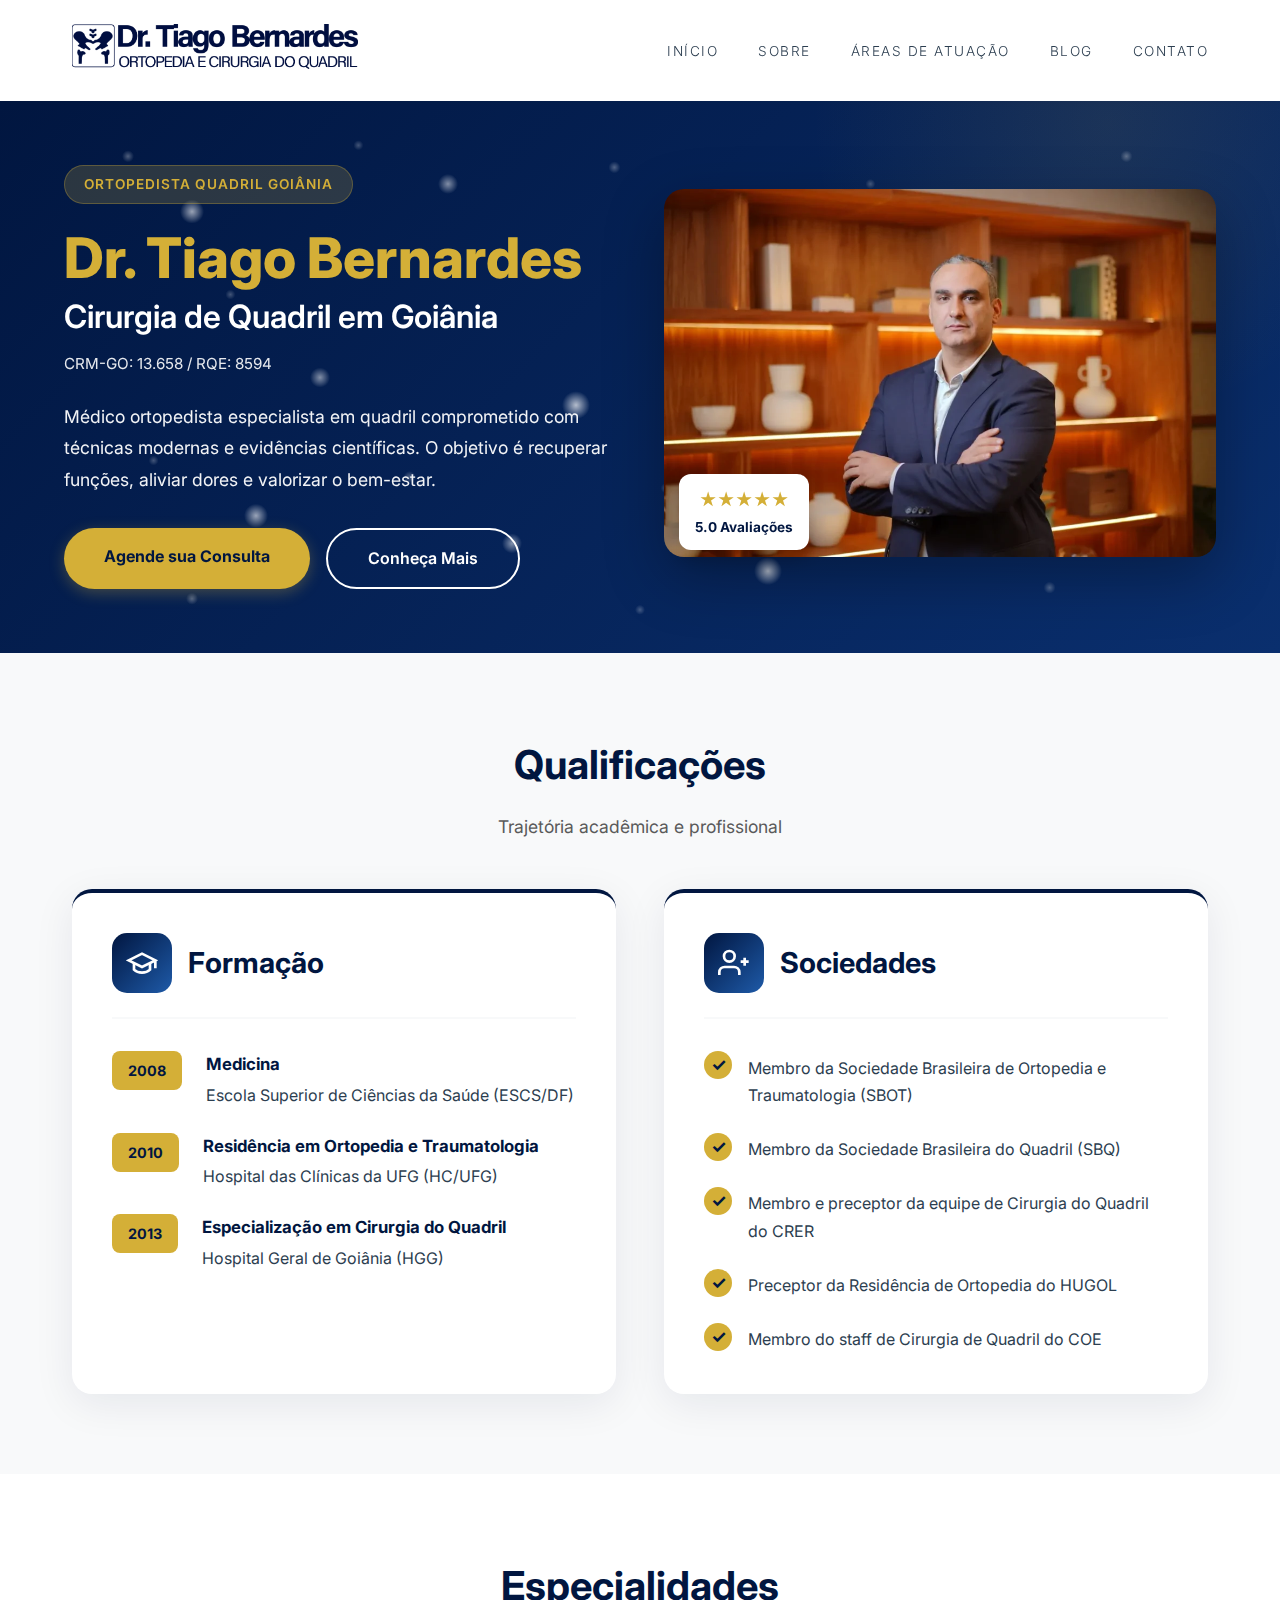
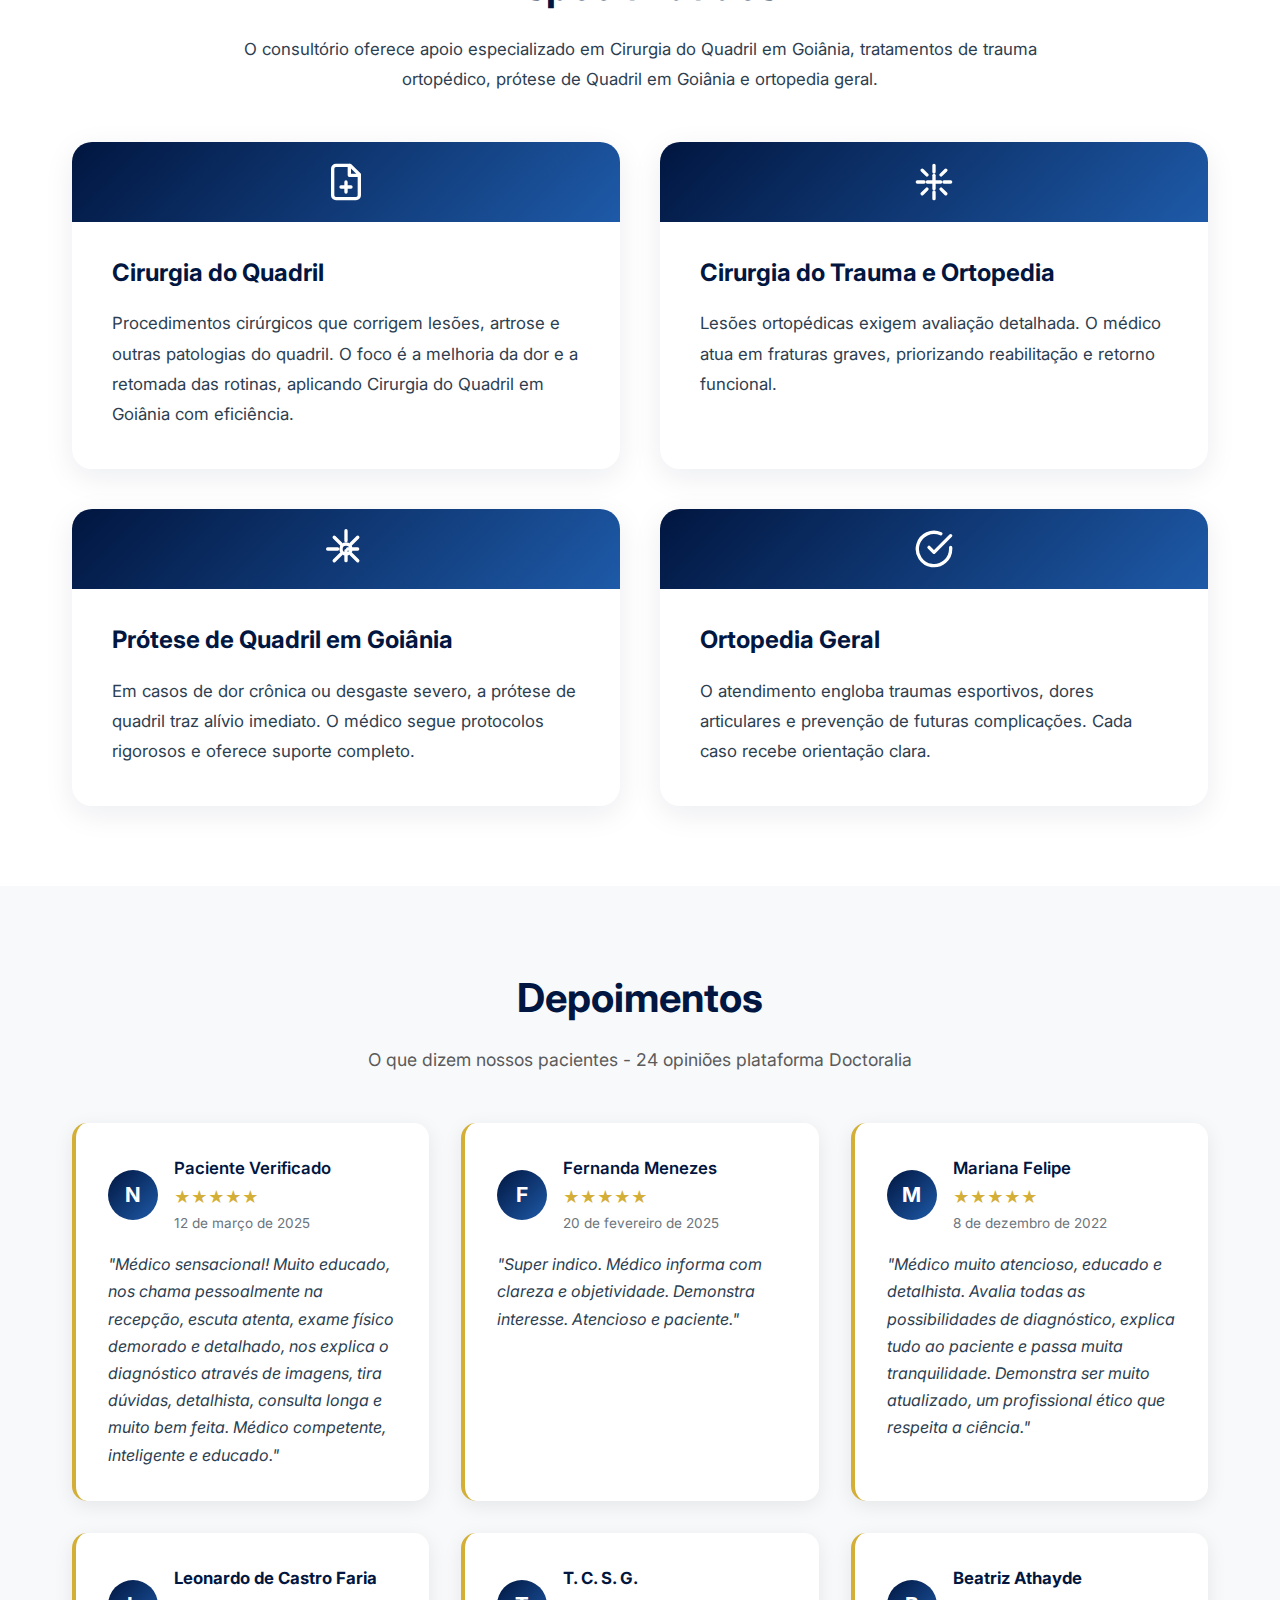
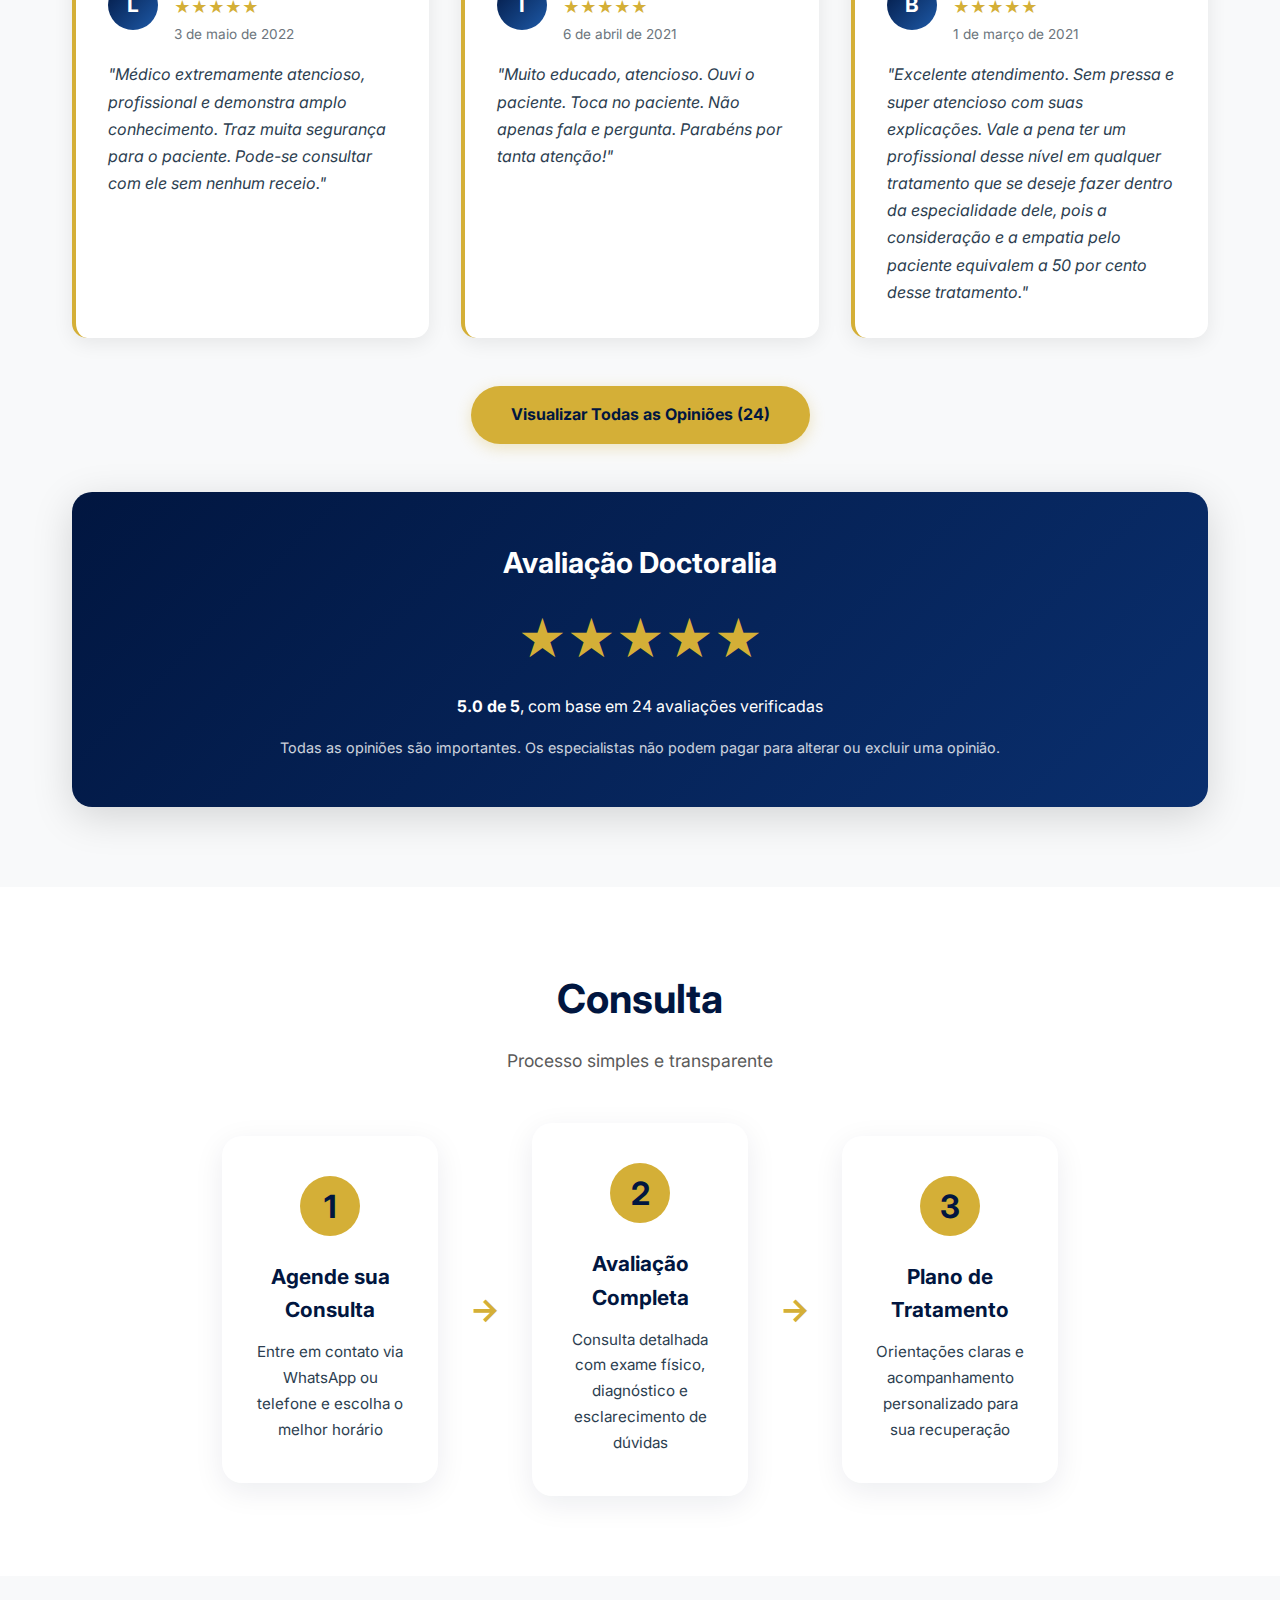
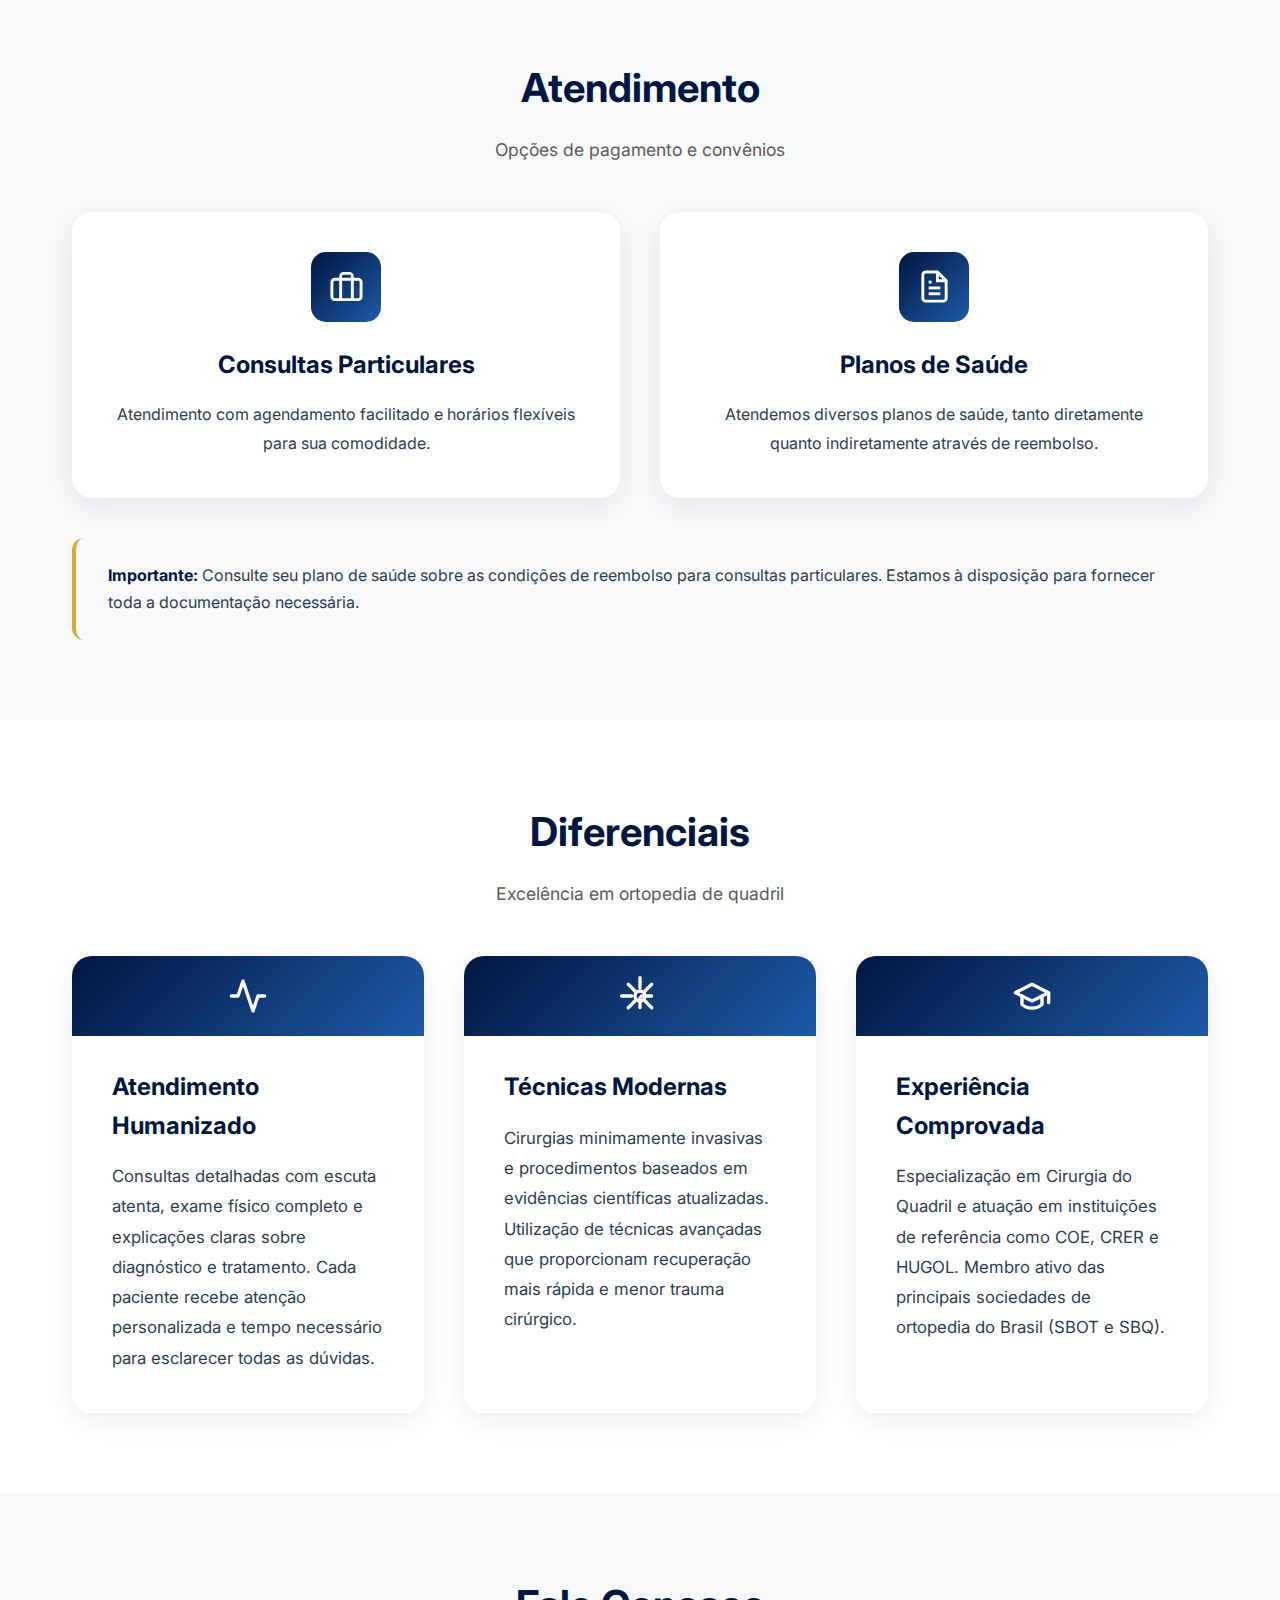
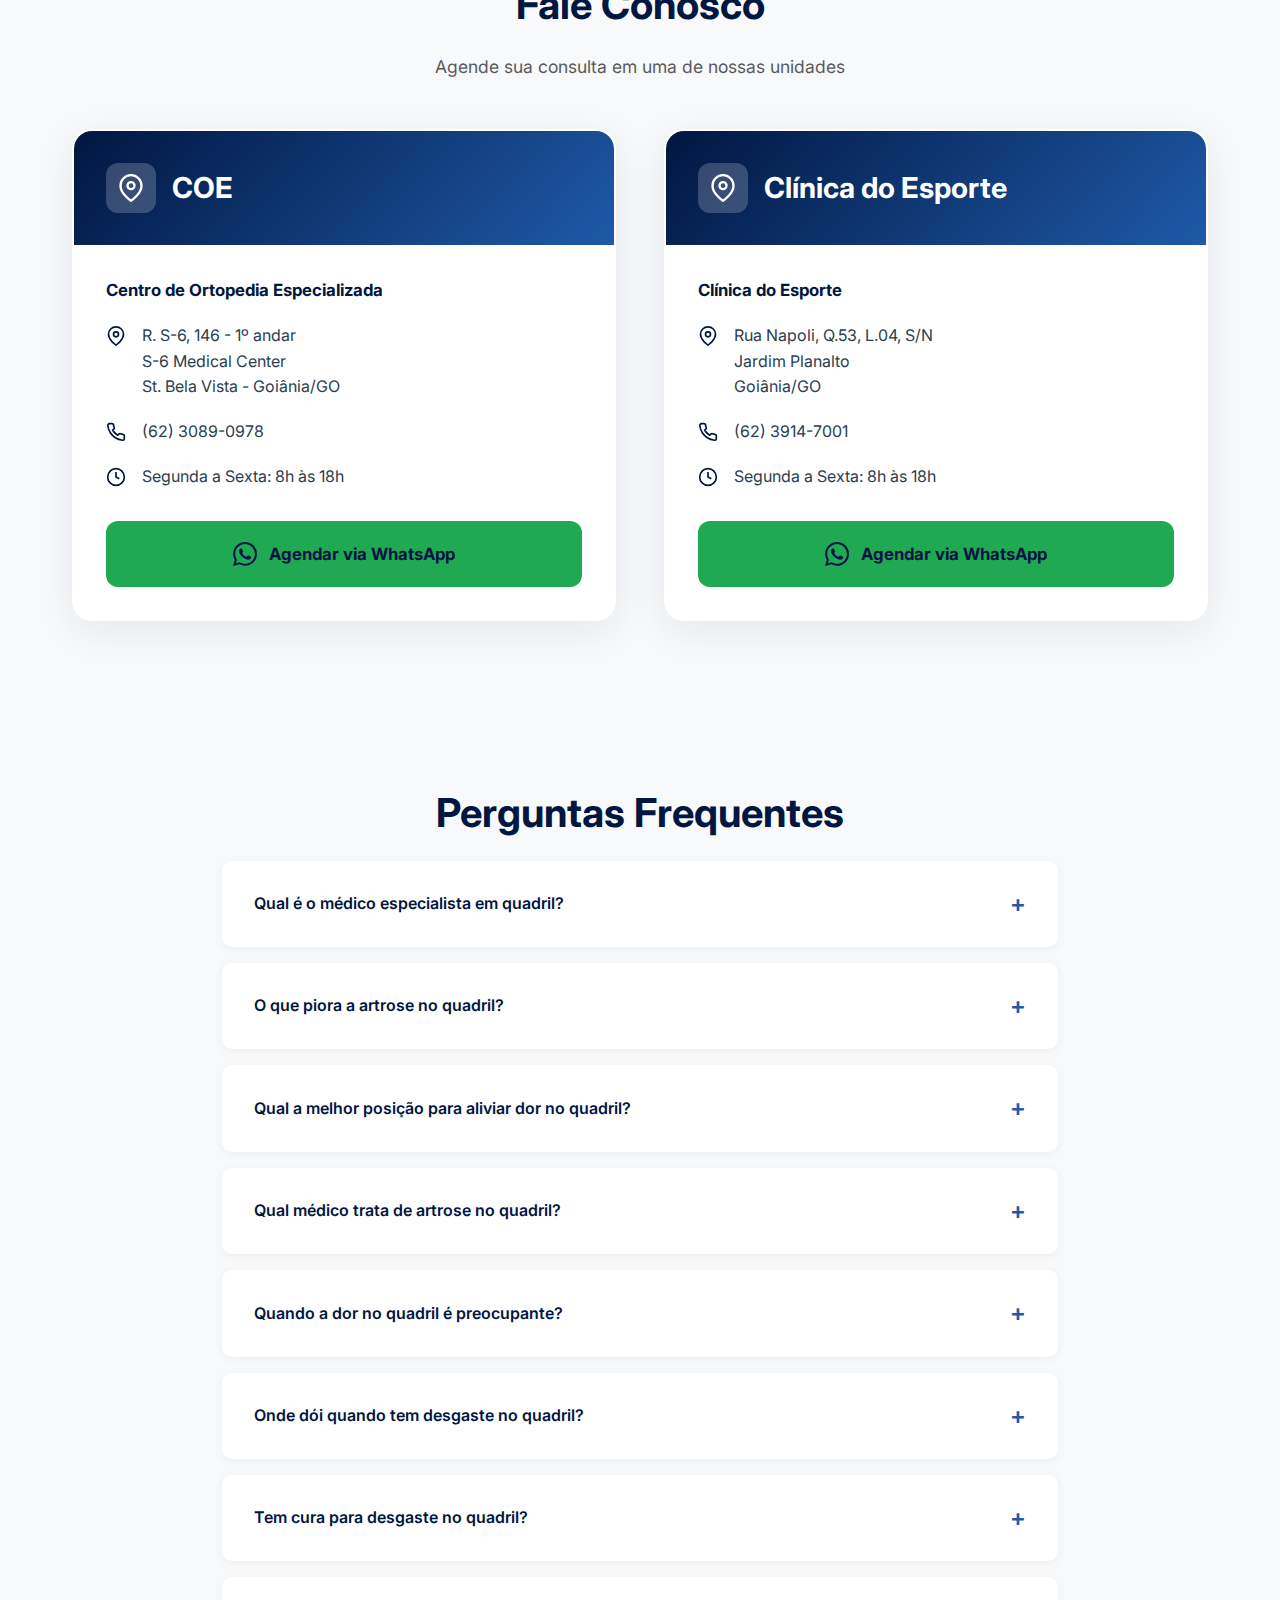
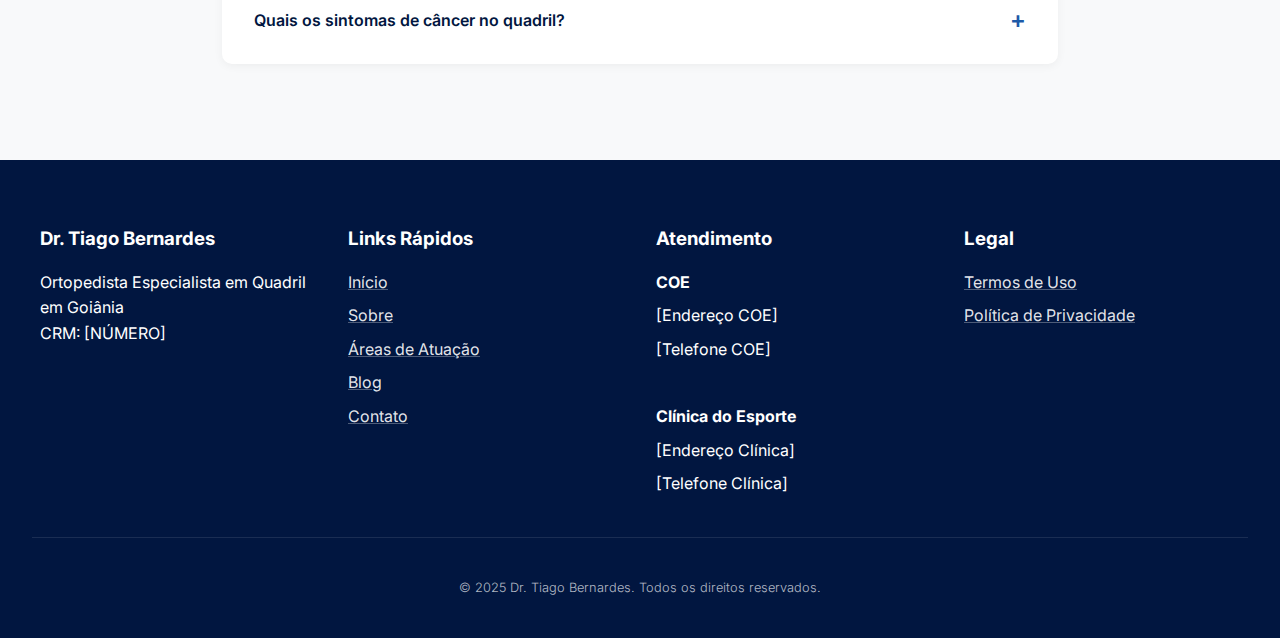
<file: index.html>
<!DOCTYPE html>
<html lang="pt-BR">

<head>
    <meta charset="UTF-8">
    <meta name="viewport" content="width=device-width, initial-scale=1.0">
    <meta name="description"
        content="Ortopedista Especialista em Quadril em Goiânia. Cirurgia do Quadril, Prótese de Quadril e Ortopedia. Dr. Tiago Bernardes - CRM-GO 13.658.">
    <title>Ortopedista Especialista em Quadril em Goiânia | Dr. Tiago Bernardes</title>
    <link rel="icon" type="image/webp" href="/imagens/favicon-drtiago.webp">
    <link rel="preconnect" href="https://fonts.googleapis.com">
    <link rel="preconnect" href="https://fonts.gstatic.com" crossorigin>
    <link href="https://fonts.googleapis.com/css2?family=Inter:wght@400;500;600;700;800&display=swap" rel="stylesheet">
    <link rel="stylesheet" href="/css/style.css">

    <!-- Dados Estruturados - Negócio Médico -->
    <script type="application/ld+json">
    {
      "@context": "https://schema.org",
      "@type": "MedicalBusiness",
      "name": "Ortopedista Quadril Goiânia - Dr. Tiago Bernardes",
      "description": "Ortopedista especialista em quadril em Goiânia. Cirurgia do quadril, prótese e tratamentos ortopédicos.",
      "url": "https://drtiagobernardes.com.br",
      "image": "https://drtiagobernardes.com.br/imagens/ortopedista-especialista-em-quadril-goiania.webp",
      "telephone": "+55-62-98660-0978",
      "priceRange": "$$",
      "address": {
        "@type": "PostalAddress",
        "streetAddress": "R. S-6, 146 - 1º andar, S-6 Medical Center",
        "addressLocality": "Goiânia",
        "addressRegion": "GO",
        "postalCode": "74223-050",
        "addressCountry": "BR"
      },
      "aggregateRating": {
        "@type": "AggregateRating",
        "ratingValue": "5.0",
        "reviewCount": "24",
        "bestRating": "5",
        "worstRating": "1"
      }
    }
    </script>

    <!-- Dados Estruturados - FAQ -->
    <script type="application/ld+json">
    {
      "@context": "https://schema.org",
      "@type": "FAQPage",
      "mainEntity": [
        {
          "@type": "Question",
          "name": "Qual é o médico especialista em quadril?",
          "acceptedAnswer": {
            "@type": "Answer",
            "text": "É o ortopedista focado em patologias do quadril, com experiência em diagnósticos e tratamentos para preservar a mobilidade. Em Goiânia, um Ortopedista especialista em quadril atende casos simples e complexos."
          }
        },
        {
          "@type": "Question",
          "name": "O que piora a artrose no quadril?",
          "acceptedAnswer": {
            "@type": "Answer",
            "text": "Excesso de peso, repetição de movimentos com alto impacto e ausência de fortalecimento muscular podem agravar o desgaste na articulação."
          }
        },
        {
          "@type": "Question",
          "name": "Qual a melhor posição para aliviar dor no quadril?",
          "acceptedAnswer": {
            "@type": "Answer",
            "text": "Muitas pessoas deitam de lado com um travesseiro entre as pernas, pois isso reduz a pressão e ameniza o desconforto."
          }
        },
        {
          "@type": "Question",
          "name": "Qual médico trata de artrose no quadril?",
          "acceptedAnswer": {
            "@type": "Answer",
            "text": "O ortopedista especialista em quadril avalia o estágio da artrose e sugere soluções clínicas ou cirúrgicas, observando a evolução do tratamento."
          }
        },
        {
          "@type": "Question",
          "name": "Quando a dor no quadril é preocupante?",
          "acceptedAnswer": {
            "@type": "Answer",
            "text": "Se for intensa, constante, afetar tarefas diárias ou surgir inchaço, uma análise com um especialista em quadril em Goiânia pode ser necessária."
          }
        },
        {
          "@type": "Question",
          "name": "Onde dói quando tem desgaste no quadril?",
          "acceptedAnswer": {
            "@type": "Answer",
            "text": "A dor costuma aparecer na virilha, na parte lateral do quadril ou na coxa, com possível irradiação até o joelho."
          }
        },
        {
          "@type": "Question",
          "name": "Tem cura para desgaste no quadril?",
          "acceptedAnswer": {
            "@type": "Answer",
            "text": "A prótese de quadril pode ser uma opção em casos avançados. Esse procedimento alivia a dor e restaura a mobilidade, ajudando a retomar a rotina."
          }
        },
        {
          "@type": "Question",
          "name": "Quais os sintomas de câncer no quadril?",
          "acceptedAnswer": {
            "@type": "Answer",
            "text": "Dor frequente, inchaço, fraqueza e perda de peso sem razão clara podem aparecer. A avaliação precoce é fundamental para um diagnóstico correto."
          }
        }
      ]
    }
    </script>

    <!-- Dados Estruturados - Serviço Médico -->
    <script type="application/ld+json">
    {
      "@context": "https://schema.org",
      "@type": "MedicalBusiness",
      "name": "Ortopedista Quadril Goiânia",
      "description": "Especialista em cirurgia do quadril, prótese de quadril e ortopedia em Goiânia",
      "url": "https://drtiagobernardes.com.br",
      "image": "https://drtiagobernardes.com.br/imagens/ortopedista-especialista-em-quadril-goiania.webp",
      "medicalSpecialty": "Orthopedic",
      "address": [
        {
          "@type": "PostalAddress",
          "streetAddress": "R. S-6, 146 - 1º andar, S-6 Medical Center",
          "addressLocality": "Goiânia",
          "addressRegion": "GO",
          "postalCode": "74223-050",
          "addressCountry": "BR"
        },
        {
          "@type": "PostalAddress",
          "streetAddress": "Rua Napoli, Q.53, L.04, S/N",
          "addressLocality": "Goiânia",
          "addressRegion": "GO",
          "postalCode": "74343-070",
          "addressCountry": "BR"
        }
      ],
      "telephone": ["+55-62-3089-0978", "+55-62-3914-7001"],
      "priceRange": "$$"
    }
    </script>
</head>

<body>
    <!-- Header -->
    <div id="header-placeholder"></div>

    <!-- Main Content -->
    <main>
        <!-- Hero Section -->
        <div class="hero hero-dna">
            <div class="dna-animation"></div>
            <div class="container">
                <div class="hero-grid">
                    <div class="hero-left">
                        <h1 class="hero-badge">ORTOPEDISTA QUADRIL GOIÂNIA</h1>
                        <h2 class="hero-title">Dr. Tiago Bernardes</h2>
                        <h3 class="hero-subtitle">Cirurgia de Quadril em Goiânia</h3>
                        <p class="hero-crm">CRM-GO: 13.658 / RQE: 8594</p>
                        <p class="hero-description">Médico ortopedista especialista em quadril comprometido com técnicas
                            modernas e evidências científicas. O objetivo é recuperar funções, aliviar dores e valorizar
                            o
                            bem-estar.</p>
                        <div class="hero-buttons">
                            <a href="#contato" class="btn-primary">Agende sua Consulta</a>
                            <a href="/sobre.html" class="btn-secondary">Conheça Mais</a>
                        </div>
                    </div>
                    <div class="hero-right">
                        <div class="hero-image-container">
                            <img src="/imagens/ortopedista-especialista-em-quadril-goiania.webp"
                                alt="Dr. Tiago Bernardes">
                            <div class="hero-badge-rating">
                                <div class="rating-stars">★★★★★</div>
                                <div class="rating-text">5.0 Avaliações</div>
                            </div>
                        </div>
                    </div>
                </div>
            </div>
        </div>

        <!-- Sobre -->
        <section class="section section-alt" id="sobre">
            <div class="container">
                <h2 class="section-title">Qualificações</h2>
                <p class="section-subtitle">Trajetória acadêmica e profissional</p>

                <div class="credentials-grid">
                    <!-- Formação -->
                    <div class="credentials-section">
                        <div class="credentials-header">
                            <div class="credentials-icon">
                                <svg width="32" height="32" viewBox="0 0 24 24" fill="none" stroke="currentColor"
                                    stroke-width="2">
                                    <path d="M22 10v6M2 10l10-5 10 5-10 5z" />
                                    <path d="M6 12v5c3 3 9 3 12 0v-5" />
                                </svg>
                            </div>
                            <h3>Formação</h3>
                        </div>
                        <div class="credentials-list">
                            <div class="credential-item">
                                <div class="credential-year">2008</div>
                                <div class="credential-info">
                                    <strong>Medicina</strong>
                                    <p>Escola Superior de Ciências da Saúde (ESCS/DF)</p>
                                </div>
                            </div>
                            <div class="credential-item">
                                <div class="credential-year">2010</div>
                                <div class="credential-info">
                                    <strong>Residência em Ortopedia e Traumatologia</strong>
                                    <p>Hospital das Clínicas da UFG (HC/UFG)</p>
                                </div>
                            </div>
                            <div class="credential-item">
                                <div class="credential-year">2013</div>
                                <div class="credential-info">
                                    <strong>Especialização em Cirurgia do Quadril</strong>
                                    <p>Hospital Geral de Goiânia (HGG)</p>
                                </div>
                            </div>
                        </div>
                    </div>

                    <!-- Sociedades -->
                    <div class="credentials-section">
                        <div class="credentials-header">
                            <div class="credentials-icon">
                                <svg width="32" height="32" viewBox="0 0 24 24" fill="none" stroke="currentColor"
                                    stroke-width="2">
                                    <path d="M16 21v-2a4 4 0 0 0-4-4H5a4 4 0 0 0-4 4v2" />
                                    <circle cx="8.5" cy="7" r="4" />
                                    <path d="M20 8v6M23 11h-6" />
                                </svg>
                            </div>
                            <h3>Sociedades</h3>
                        </div>
                        <div class="credentials-list">
                            <div class="credential-item-simple">
                                <span class="check-icon">✓</span>
                                <p>Membro da Sociedade Brasileira de Ortopedia e Traumatologia (SBOT)</p>
                            </div>
                            <div class="credential-item-simple">
                                <span class="check-icon">✓</span>
                                <p>Membro da Sociedade Brasileira do Quadril (SBQ)</p>
                            </div>
                            <div class="credential-item-simple">
                                <span class="check-icon">✓</span>
                                <p>Membro e preceptor da equipe de Cirurgia do Quadril do CRER</p>
                            </div>
                            <div class="credential-item-simple">
                                <span class="check-icon">✓</span>
                                <p>Preceptor da Residência de Ortopedia do HUGOL</p>
                            </div>
                            <div class="credential-item-simple">
                                <span class="check-icon">✓</span>
                                <p>Membro do staff de Cirurgia de Quadril do COE</p>
                            </div>
                        </div>
                    </div>
                </div>
            </div>
        </section>

        <!-- Especialidades -->
        <section class="section">
            <div class="container">
                <h2 class="section-title">Especialidades</h2>
                <p class="section-intro">O consultório oferece apoio especializado em Cirurgia do Quadril em Goiânia,
                    tratamentos de trauma ortopédico, prótese de Quadril em Goiânia e ortopedia geral.</p>

                <div class="cards-grid">
                    <div class="card">
                        <div class="card-icon">
                            <svg viewBox="0 0 24 24" fill="none" stroke="currentColor" stroke-width="2"
                                stroke-linecap="round" stroke-linejoin="round">
                                <path d="M14.5 2H6a2 2 0 0 0-2 2v16a2 2 0 0 0 2 2h12a2 2 0 0 0 2-2V7.5L14.5 2z" />
                                <polyline points="14 2 14 8 20 8" />
                                <line x1="12" y1="18" x2="12" y2="12" />
                                <line x1="9" y1="15" x2="15" y2="15" />
                            </svg>
                        </div>
                        <div class="card-content">
                            <h3>Cirurgia do Quadril</h3>
                            <p>Procedimentos cirúrgicos que corrigem lesões, artrose e outras patologias do quadril. O
                                foco
                                é a melhoria da dor e a retomada das rotinas, aplicando Cirurgia do Quadril em Goiânia
                                com
                                eficiência.</p>
                        </div>
                    </div>
                    <div class="card">
                        <div class="card-icon">
                            <svg viewBox="0 0 24 24" fill="none" stroke="currentColor" stroke-width="2"
                                stroke-linecap="round" stroke-linejoin="round">
                                <path d="M12 2v4m0 12v4" />
                                <path d="M4.93 4.93l2.83 2.83m8.48 8.48l2.83 2.83" />
                                <path d="M2 12h4m12 0h4" />
                                <path d="M4.93 19.07l2.83-2.83m8.48-8.48l2.83-2.83" />
                                <line x1="8" y1="12" x2="16" y2="12" />
                                <line x1="12" y1="8" x2="12" y2="16" />
                            </svg>
                        </div>
                        <div class="card-content">
                            <h3>Cirurgia do Trauma e Ortopedia</h3>
                            <p>Lesões ortopédicas exigem avaliação detalhada. O médico atua em fraturas graves,
                                priorizando
                                reabilitação e retorno funcional.</p>
                        </div>
                    </div>
                    <div class="card">
                        <div class="card-icon">
                            <svg viewBox="0 0 24 24" fill="none" stroke="currentColor" stroke-width="2"
                                stroke-linecap="round" stroke-linejoin="round">
                                <circle cx="12" cy="12" r="3" />
                                <path d="M12 1v6m0 6v6" />
                                <path d="m4.93 4.93 4.24 4.24m5.66 5.66 4.24 4.24" />
                                <path d="M1 12h6m6 0h6" />
                                <path d="m4.93 19.07 4.24-4.24m5.66-5.66 4.24-4.24" />
                            </svg>
                        </div>
                        <div class="card-content">
                            <h3>Prótese de Quadril em Goiânia</h3>
                            <p>Em casos de dor crônica ou desgaste severo, a prótese de quadril traz alívio imediato. O
                                médico segue protocolos rigorosos e oferece suporte completo.</p>
                        </div>
                    </div>
                    <div class="card">
                        <div class="card-icon">
                            <svg viewBox="0 0 24 24" fill="none" stroke="currentColor" stroke-width="2"
                                stroke-linecap="round" stroke-linejoin="round">
                                <path d="M22 11.08V12a10 10 0 1 1-5.93-9.14" />
                                <polyline points="22 4 12 14.01 9 11.01" />
                            </svg>
                        </div>
                        <div class="card-content">
                            <h3>Ortopedia Geral</h3>
                            <p>O atendimento engloba traumas esportivos, dores articulares e prevenção de futuras
                                complicações. Cada caso recebe orientação clara.</p>
                        </div>
                    </div>
                </div>
            </div>
        </section>

        <!-- Depoimentos -->
        <section class="section section-alt">
            <div class="container">
                <h2 class="section-title">Depoimentos</h2>
                <p class="section-subtitle">O que dizem nossos pacientes - 24 opiniões plataforma Doctoralia</p>

                <div class="testimonials-grid">
                    <div class="testimonial">
                        <div class="testimonial-header">
                            <div class="testimonial-avatar">N</div>
                            <div>
                                <h3>Paciente Verificado</h3>
                                <div class="stars">★★★★★</div>
                                <span class="testimonial-date">12 de março de 2025</span>
                            </div>
                        </div>
                        <p>"Médico sensacional! Muito educado, nos chama pessoalmente na recepção, escuta atenta, exame
                            físico demorado e detalhado, nos explica o diagnóstico através de imagens, tira dúvidas,
                            detalhista, consulta longa e muito bem feita. Médico competente, inteligente e educado."</p>
                    </div>

                    <div class="testimonial">
                        <div class="testimonial-header">
                            <div class="testimonial-avatar">F</div>
                            <div>
                                <h3>Fernanda Menezes</h3>
                                <div class="stars">★★★★★</div>
                                <span class="testimonial-date">20 de fevereiro de 2025</span>
                            </div>
                        </div>
                        <p>"Super indico. Médico informa com clareza e objetividade. Demonstra interesse. Atencioso e
                            paciente."</p>
                    </div>

                    <div class="testimonial">
                        <div class="testimonial-header">
                            <div class="testimonial-avatar">M</div>
                            <div>
                                <h3>Mariana Felipe</h3>
                                <div class="stars">★★★★★</div>
                                <span class="testimonial-date">8 de dezembro de 2022</span>
                            </div>
                        </div>
                        <p>"Médico muito atencioso, educado e detalhista. Avalia todas as possibilidades de diagnóstico,
                            explica tudo ao paciente e passa muita tranquilidade. Demonstra ser muito atualizado, um
                            profissional ético que respeita a ciência."</p>
                    </div>

                    <div class="testimonial">
                        <div class="testimonial-header">
                            <div class="testimonial-avatar">L</div>
                            <div>
                                <h4>Leonardo de Castro Faria</h4>
                                <div class="stars">★★★★★</div>
                                <span class="testimonial-date">3 de maio de 2022</span>
                            </div>
                        </div>
                        <p>"Médico extremamente atencioso, profissional e demonstra amplo conhecimento. Traz muita
                            segurança
                            para o paciente. Pode-se consultar com ele sem nenhum receio."</p>
                    </div>

                    <div class="testimonial">
                        <div class="testimonial-header">
                            <div class="testimonial-avatar">T</div>
                            <div>
                                <h4>T. C. S. G.</h4>
                                <div class="stars">★★★★★</div>
                                <span class="testimonial-date">6 de abril de 2021</span>
                            </div>
                        </div>
                        <p>"Muito educado, atencioso. Ouvi o paciente. Toca no paciente. Não apenas fala e pergunta.
                            Parabéns por tanta atenção!"</p>
                    </div>

                    <div class="testimonial">
                        <div class="testimonial-header">
                            <div class="testimonial-avatar">B</div>
                            <div>
                                <h4>Beatriz Athayde</h4>
                                <div class="stars">★★★★★</div>
                                <span class="testimonial-date">1 de março de 2021</span>
                            </div>
                        </div>
                        <p>"Excelente atendimento. Sem pressa e super atencioso com suas explicações. Vale a pena ter um
                            profissional desse nível em qualquer tratamento que se deseje fazer dentro da especialidade
                            dele, pois a consideração e a empatia pelo paciente equivalem a 50 por cento desse
                            tratamento."
                        </p>
                    </div>
                </div>

                <div class="testimonials-cta">
                    <a href="https://www.doctoralia.com.br/tiago-augusto-di-macedo-bernardes/ortopedista-traumatologista/goiania#profile-reviews"
                        class="btn-primary" target="_blank" rel="noopener">Visualizar Todas as Opiniões (24)</a>
                </div>

                <div class="google-rating">
                    <h3>Avaliação Doctoralia</h3>
                    <div class="rating-large">★★★★★</div>
                    <p><strong>5.0 de 5</strong>, com base em 24 avaliações verificadas</p>
                    <p class="rating-note">Todas as opiniões são importantes. Os especialistas não podem pagar para
                        alterar
                        ou excluir uma opinião.</p>
                </div>
            </div>
        </section>

        <!-- Como funciona -->
        <section class="section">
            <div class="container-narrow">
                <h2 class="section-title">Consulta</h2>
                <p class="section-subtitle">Processo simples e transparente</p>

                <div class="steps-grid">
                    <div class="step-item">
                        <div class="step-number">1</div>
                        <h3>Agende sua Consulta</h3>
                        <p>Entre em contato via WhatsApp ou telefone e escolha o melhor horário</p>
                    </div>

                    <div class="step-arrow">→</div>

                    <div class="step-item">
                        <div class="step-number">2</div>
                        <h3>Avaliação Completa</h3>
                        <p>Consulta detalhada com exame físico, diagnóstico e esclarecimento de dúvidas</p>
                    </div>

                    <div class="step-arrow">→</div>

                    <div class="step-item">
                        <div class="step-number">3</div>
                        <h3>Plano de Tratamento</h3>
                        <p>Orientações claras e acompanhamento personalizado para sua recuperação</p>
                    </div>
                </div>
            </div>
        </section>

        <!-- Planos de Saúde -->
        <section class="section section-alt">
            <div class="container">
                <h2 class="section-title">Atendimento</h2>
                <p class="section-subtitle">Opções de pagamento e convênios</p>

                <div class="insurance-info">
                    <div class="insurance-card">
                        <div class="insurance-icon">
                            <svg viewBox="0 0 24 24" fill="none" stroke="currentColor" stroke-width="2">
                                <rect x="2" y="7" width="20" height="14" rx="2" ry="2" />
                                <path d="M16 21V5a2 2 0 0 0-2-2h-4a2 2 0 0 0-2 2v16" />
                            </svg>
                        </div>
                        <h3>Consultas Particulares</h3>
                        <p>Atendimento com agendamento facilitado e horários flexíveis para sua comodidade.</p>
                    </div>

                    <div class="insurance-card">
                        <div class="insurance-icon">
                            <svg viewBox="0 0 24 24" fill="none" stroke="currentColor" stroke-width="2">
                                <path d="M14 2H6a2 2 0 0 0-2 2v16a2 2 0 0 0 2 2h12a2 2 0 0 0 2-2V8z" />
                                <polyline points="14 2 14 8 20 8" />
                                <line x1="16" y1="13" x2="8" y2="13" />
                                <line x1="16" y1="17" x2="8" y2="17" />
                                <polyline points="10 9 9 9 8 9" />
                            </svg>
                        </div>
                        <h3>Planos de Saúde</h3>
                        <p>Atendemos diversos planos de saúde, tanto diretamente quanto indiretamente através de
                            reembolso.
                        </p>
                    </div>
                </div>

                <div class="insurance-note">
                    <p><strong>Importante:</strong> Consulte seu plano de saúde sobre as condições de reembolso para
                        consultas particulares. Estamos à disposição para fornecer toda a documentação necessária.</p>
                </div>
            </div>
        </section>

        <!-- Por que escolher -->
        <section class="section">
            <div class="container">
                <h2 class="section-title">Diferenciais</h2>
                <p class="section-subtitle">Excelência em ortopedia de quadril</p>

                <div class="cards-grid" style="grid-template-columns: repeat(auto-fit, minmax(320px, 1fr));">
                    <div class="card">
                        <div class="card-icon">
                            <svg viewBox="0 0 24 24" fill="none" stroke="currentColor" stroke-width="2"
                                stroke-linecap="round" stroke-linejoin="round">
                                <path d="M22 12h-4l-3 9L9 3l-3 9H2" />
                            </svg>
                        </div>
                        <div class="card-content">
                            <h3>Atendimento Humanizado</h3>
                            <p>Consultas detalhadas com escuta atenta, exame físico completo e explicações claras sobre
                                diagnóstico e tratamento. Cada paciente recebe atenção personalizada e tempo necessário
                                para
                                esclarecer todas as dúvidas.</p>
                        </div>
                    </div>

                    <div class="card">
                        <div class="card-icon">
                            <svg viewBox="0 0 24 24" fill="none" stroke="currentColor" stroke-width="2"
                                stroke-linecap="round" stroke-linejoin="round">
                                <circle cx="12" cy="12" r="3" />
                                <path d="M12 1v6m0 6v6" />
                                <path d="m4.93 4.93 4.24 4.24m5.66 5.66 4.24 4.24" />
                                <path d="M1 12h6m6 0h6" />
                                <path d="m4.93 19.07 4.24-4.24m5.66-5.66 4.24-4.24" />
                            </svg>
                        </div>
                        <div class="card-content">
                            <h3>Técnicas Modernas</h3>
                            <p>Cirurgias minimamente invasivas e procedimentos baseados em evidências científicas
                                atualizadas. Utilização de técnicas avançadas que proporcionam recuperação mais rápida e
                                menor trauma cirúrgico.</p>
                        </div>
                    </div>

                    <div class="card">
                        <div class="card-icon">
                            <svg viewBox="0 0 24 24" fill="none" stroke="currentColor" stroke-width="2"
                                stroke-linecap="round" stroke-linejoin="round">
                                <path d="M22 10v6M2 10l10-5 10 5-10 5z" />
                                <path d="M6 12v5c3 3 9 3 12 0v-5" />
                            </svg>
                        </div>
                        <div class="card-content">
                            <h3>Experiência Comprovada</h3>
                            <p>Especialização em Cirurgia do Quadril e atuação em instituições de referência como COE,
                                CRER
                                e HUGOL. Membro ativo das principais sociedades de ortopedia do Brasil (SBOT e SBQ).</p>
                        </div>
                    </div>
                </div>
            </div>
        </section>

        <!-- Contato -->
        <section class="section section-alt" id="contato">
            <div class="container">
                <h2 class="section-title">Fale Conosco</h2>
                <p class="section-subtitle">Agende sua consulta em uma de nossas unidades</p>

                <div class="contact-grid">
                    <div class="contact-card">
                        <div class="contact-header">
                            <div class="contact-icon">
                                <svg viewBox="0 0 24 24" fill="none" stroke="currentColor" stroke-width="2">
                                    <path d="M21 10c0 7-9 13-9 13s-9-6-9-13a9 9 0 0 1 18 0z" />
                                    <circle cx="12" cy="10" r="3" />
                                </svg>
                            </div>
                            <h3>COE</h3>
                        </div>
                        <div class="contact-info">
                            <div class="info-item">
                                <strong>Centro de Ortopedia Especializada</strong>
                            </div>
                            <div class="info-item">
                                <svg viewBox="0 0 24 24" fill="none" stroke="currentColor" stroke-width="2">
                                    <path d="M21 10c0 7-9 13-9 13s-9-6-9-13a9 9 0 0 1 18 0z" />
                                    <circle cx="12" cy="10" r="3" />
                                </svg>
                                <span>R. S-6, 146 - 1º andar<br>S-6 Medical Center<br>St. Bela Vista - Goiânia/GO</span>
                            </div>
                            <div class="info-item">
                                <svg viewBox="0 0 24 24" fill="none" stroke="currentColor" stroke-width="2">
                                    <path
                                        d="M22 16.92v3a2 2 0 0 1-2.18 2 19.79 19.79 0 0 1-8.63-3.07 19.5 19.5 0 0 1-6-6 19.79 19.79 0 0 1-3.07-8.67A2 2 0 0 1 4.11 2h3a2 2 0 0 1 2 1.72 12.84 12.84 0 0 0 .7 2.81 2 2 0 0 1-.45 2.11L8.09 9.91a16 16 0 0 0 6 6l1.27-1.27a2 2 0 0 1 2.11-.45 12.84 12.84 0 0 0 2.81.7A2 2 0 0 1 22 16.92z" />
                                </svg>
                                <span>(62) 3089-0978</span>
                            </div>
                            <div class="info-item">
                                <svg viewBox="0 0 24 24" fill="none" stroke="currentColor" stroke-width="2">
                                    <circle cx="12" cy="12" r="10" />
                                    <polyline points="12 6 12 12 16 14" />
                                </svg>
                                <span>Segunda a Sexta: 8h às 18h</span>
                            </div>
                        </div>
                        <a href="https://wa.me/5562986600978?text=Olá,%20gostaria%20de%20agendar%20uma%20consulta%20no%20COE"
                            class="contact-btn" target="_blank">
                            <svg viewBox="0 0 24 24" fill="currentColor">
                                <path
                                    d="M17.472 14.382c-.297-.149-1.758-.867-2.03-.967-.273-.099-.471-.148-.67.15-.197.297-.767.966-.94 1.164-.173.199-.347.223-.644.075-.297-.15-1.255-.463-2.39-1.475-.883-.788-1.48-1.761-1.653-2.059-.173-.297-.018-.458.13-.606.134-.133.298-.347.446-.52.149-.174.198-.298.298-.497.099-.198.05-.371-.025-.52-.075-.149-.669-1.612-.916-2.207-.242-.579-.487-.5-.669-.51-.173-.008-.371-.01-.57-.01-.198 0-.52.074-.792.372-.272.297-1.04 1.016-1.04 2.479 0 1.462 1.065 2.875 1.213 3.074.149.198 2.096 3.2 5.077 4.487.709.306 1.262.489 1.694.625.712.227 1.36.195 1.871.118.571-.085 1.758-.719 2.006-1.413.248-.694.248-1.289.173-1.413-.074-.124-.272-.198-.57-.347m-5.421 7.403h-.004a9.87 9.87 0 01-5.031-1.378l-.361-.214-3.741.982.998-3.648-.235-.374a9.86 9.86 0 01-1.51-5.26c.001-5.45 4.436-9.884 9.888-9.884 2.64 0 5.122 1.03 6.988 2.898a9.825 9.825 0 012.893 6.994c-.003 5.45-4.437 9.884-9.885 9.884m8.413-18.297A11.815 11.815 0 0012.05 0C5.495 0 .16 5.335.157 11.892c0 2.096.547 4.142 1.588 5.945L.057 24l6.305-1.654a11.882 11.882 0 005.683 1.448h.005c6.554 0 11.89-5.335 11.893-11.893a11.821 11.821 0 00-3.48-8.413Z" />
                            </svg>
                            Agendar via WhatsApp
                        </a>
                    </div>

                    <div class="contact-card">
                        <div class="contact-header">
                            <div class="contact-icon">
                                <svg viewBox="0 0 24 24" fill="none" stroke="currentColor" stroke-width="2">
                                    <path d="M21 10c0 7-9 13-9 13s-9-6-9-13a9 9 0 0 1 18 0z" />
                                    <circle cx="12" cy="10" r="3" />
                                </svg>
                            </div>
                            <h3>Clínica do Esporte</h3>
                        </div>
                        <div class="contact-info">
                            <div class="info-item">
                                <strong>Clínica do Esporte</strong>
                            </div>
                            <div class="info-item">
                                <svg viewBox="0 0 24 24" fill="none" stroke="currentColor" stroke-width="2">
                                    <path d="M21 10c0 7-9 13-9 13s-9-6-9-13a9 9 0 0 1 18 0z" />
                                    <circle cx="12" cy="10" r="3" />
                                </svg>
                                <span>Rua Napoli, Q.53, L.04, S/N<br>Jardim Planalto<br>Goiânia/GO</span>
                            </div>
                            <div class="info-item">
                                <svg viewBox="0 0 24 24" fill="none" stroke="currentColor" stroke-width="2">
                                    <path
                                        d="M22 16.92v3a2 2 0 0 1-2.18 2 19.79 19.79 0 0 1-8.63-3.07 19.5 19.5 0 0 1-6-6 19.79 19.79 0 0 1-3.07-8.67A2 2 0 0 1 4.11 2h3a2 2 0 0 1 2 1.72 12.84 12.84 0 0 0 .7 2.81 2 2 0 0 1-.45 2.11L8.09 9.91a16 16 0 0 0 6 6l1.27-1.27a2 2 0 0 1 2.11-.45 12.84 12.84 0 0 0 2.81.7A2 2 0 0 1 22 16.92z" />
                                </svg>
                                <span>(62) 3914-7001</span>
                            </div>
                            <div class="info-item">
                                <svg viewBox="0 0 24 24" fill="none" stroke="currentColor" stroke-width="2">
                                    <circle cx="12" cy="12" r="10" />
                                    <polyline points="12 6 12 12 16 14" />
                                </svg>
                                <span>Segunda a Sexta: 8h às 18h</span>
                            </div>
                        </div>
                        <a href="https://wa.me/5562986600978?text=Olá,%20gostaria%20de%20agendar%20uma%20consulta%20na%20Clínica%20do%20Esporte"
                            class="contact-btn" target="_blank">
                            <svg viewBox="0 0 24 24" fill="currentColor">
                                <path
                                    d="M17.472 14.382c-.297-.149-1.758-.867-2.03-.967-.273-.099-.471-.148-.67.15-.197.297-.767.966-.94 1.164-.173.199-.347.223-.644.075-.297-.15-1.255-.463-2.39-1.475-.883-.788-1.48-1.761-1.653-2.059-.173-.297-.018-.458.13-.606.134-.133.298-.347.446-.52.149-.174.198-.298.298-.497.099-.198.05-.371-.025-.52-.075-.149-.669-1.612-.916-2.207-.242-.579-.487-.5-.669-.51-.173-.008-.371-.01-.57-.01-.198 0-.52.074-.792.372-.272.297-1.04 1.016-1.04 2.479 0 1.462 1.065 2.875 1.213 3.074.149.198 2.096 3.2 5.077 4.487.709.306 1.262.489 1.694.625.712.227 1.36.195 1.871.118.571-.085 1.758-.719 2.006-1.413.248-.694.248-1.289.173-1.413-.074-.124-.272-.198-.57-.347m-5.421 7.403h-.004a9.87 9.87 0 01-5.031-1.378l-.361-.214-3.741.982.998-3.648-.235-.374a9.86 9.86 0 01-1.51-5.26c.001-5.45 4.436-9.884 9.888-9.884 2.64 0 5.122 1.03 6.988 2.898a9.825 9.825 0 012.893 6.994c-.003 5.45-4.437 9.884-9.885 9.884m8.413-18.297A11.815 11.815 0 0012.05 0C5.495 0 .16 5.335.157 11.892c0 2.096.547 4.142 1.588 5.945L.057 24l6.305-1.654a11.882 11.882 0 005.683 1.448h.005c6.554 0 11.89-5.335 11.893-11.893a11.821 11.821 0 00-3.48-8.413Z" />
                            </svg>
                            Agendar via WhatsApp
                        </a>
                    </div>
                </div>
            </div>
        </section>

        <!-- FAQ -->
        <section class="section section-alt">
            <div class="container-narrow">
                <h2 class="section-title">Perguntas Frequentes</h2>

                <div class="faq-list">
                    <div class="faq-item">
                        <div class="faq-question">
                            <span>Qual é o médico especialista em quadril?</span>
                            <span class="faq-icon">+</span>
                        </div>
                        <div class="faq-answer">
                            <p>É o ortopedista focado em patologias do quadril, com experiência em diagnósticos e
                                tratamentos para preservar a mobilidade. Em Goiânia, um Ortopedista especialista em
                                quadril
                                atende casos simples e complexos.</p>
                        </div>
                    </div>

                    <div class="faq-item">
                        <div class="faq-question">
                            <span>O que piora a artrose no quadril?</span>
                            <span class="faq-icon">+</span>
                        </div>
                        <div class="faq-answer">
                            <p>Excesso de peso, repetição de movimentos com alto impacto e ausência de fortalecimento
                                muscular podem agravar o desgaste na articulação.</p>
                        </div>
                    </div>

                    <div class="faq-item">
                        <div class="faq-question">
                            <span>Qual a melhor posição para aliviar dor no quadril?</span>
                            <span class="faq-icon">+</span>
                        </div>
                        <div class="faq-answer">
                            <p>Muitas pessoas deitam de lado com um travesseiro entre as pernas, pois isso reduz a
                                pressão e
                                ameniza o desconforto.</p>
                        </div>
                    </div>

                    <div class="faq-item">
                        <div class="faq-question">
                            <span>Qual médico trata de artrose no quadril?</span>
                            <span class="faq-icon">+</span>
                        </div>
                        <div class="faq-answer">
                            <p>O ortopedista especialista em quadril avalia o estágio da artrose e sugere soluções
                                clínicas
                                ou cirúrgicas, observando a evolução do tratamento.</p>
                        </div>
                    </div>

                    <div class="faq-item">
                        <div class="faq-question">
                            <span>Quando a dor no quadril é preocupante?</span>
                            <span class="faq-icon">+</span>
                        </div>
                        <div class="faq-answer">
                            <p>Se for intensa, constante, afetar tarefas diárias ou surgir inchaço, uma análise com um
                                especialista em quadril em Goiânia pode ser necessária.</p>
                        </div>
                    </div>

                    <div class="faq-item">
                        <div class="faq-question">
                            <span>Onde dói quando tem desgaste no quadril?</span>
                            <span class="faq-icon">+</span>
                        </div>
                        <div class="faq-answer">
                            <p>A dor costuma aparecer na virilha, na parte lateral do quadril ou na coxa, com possível
                                irradiação até o joelho.</p>
                        </div>
                    </div>

                    <div class="faq-item">
                        <div class="faq-question">
                            <span>Tem cura para desgaste no quadril?</span>
                            <span class="faq-icon">+</span>
                        </div>
                        <div class="faq-answer">
                            <p>A prótese de quadril pode ser uma opção em casos avançados. Esse procedimento alivia a
                                dor e
                                restaura a mobilidade, ajudando a retomar a rotina.</p>
                        </div>
                    </div>

                    <div class="faq-item">
                        <div class="faq-question">
                            <span>Quais os sintomas de câncer no quadril?</span>
                            <span class="faq-icon">+</span>
                        </div>
                        <div class="faq-answer">
                            <p>Dor frequente, inchaço, fraqueza e perda de peso sem razão clara podem aparecer. A
                                avaliação
                                precoce é fundamental para um diagnóstico correto.</p>
                        </div>
                    </div>
                </div>
            </div>
        </section>
    </main>

    <!-- Footer -->
    <div id="footer-placeholder"></div>

    <script src="/js/main.js"></script>
    <script>
        fetch('/components/header.html')
            .then(response => response.text())
            .then(data => document.getElementById('header-placeholder').innerHTML = data)
            .then(() => {
                const menuToggle = document.querySelector('.menu-toggle');
                const navMenu = document.querySelector('nav ul');
                if (menuToggle) {
                    menuToggle.addEventListener('click', function () {
                        navMenu.classList.toggle('active');
                    });
                }

                // Header scroll effect
                const header = document.querySelector('header');
                window.addEventListener('scroll', function () {
                    if (window.scrollY > 50) {
                        header.classList.add('scrolled');
                    } else {
                        header.classList.remove('scrolled');
                    }
                });
            });

        fetch('/components/footer.html')
            .then(response => response.text())
            .then(data => document.getElementById('footer-placeholder').innerHTML = data);
    </script>
</body>

</html>
</file>
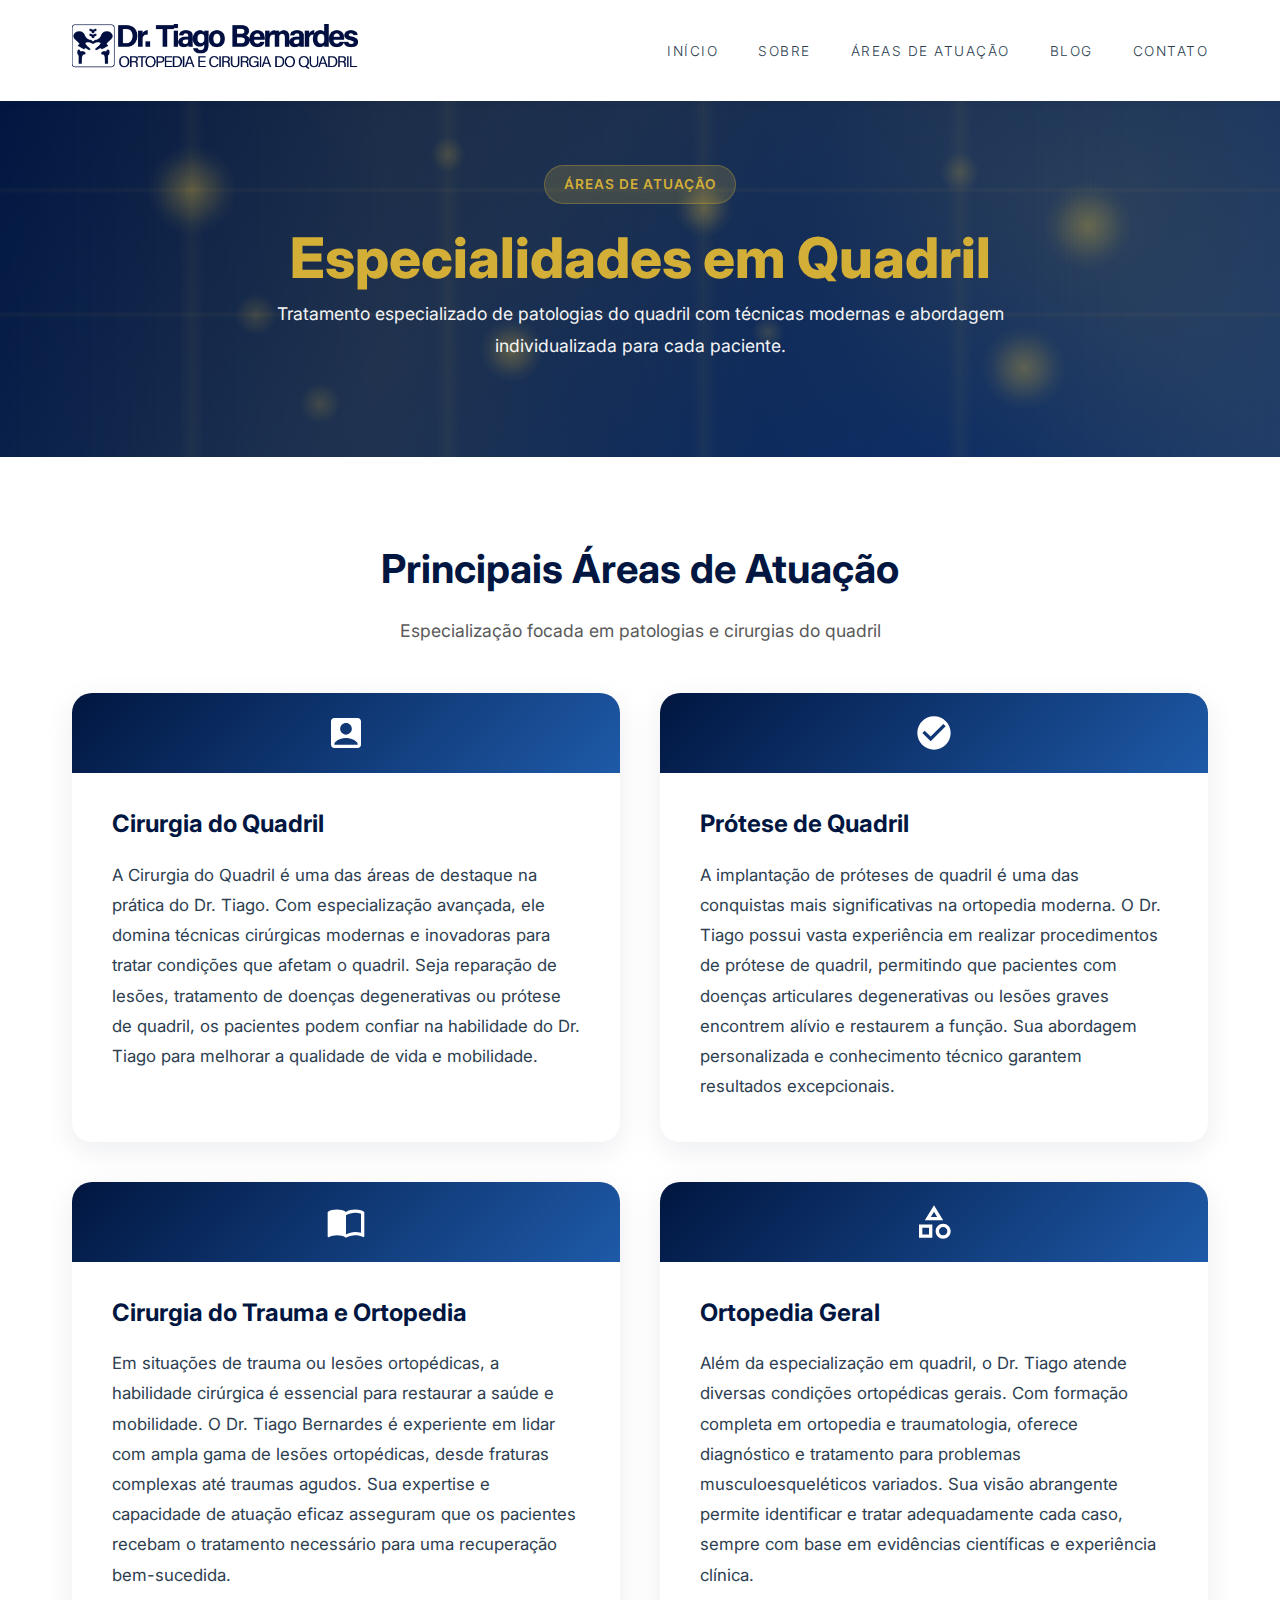
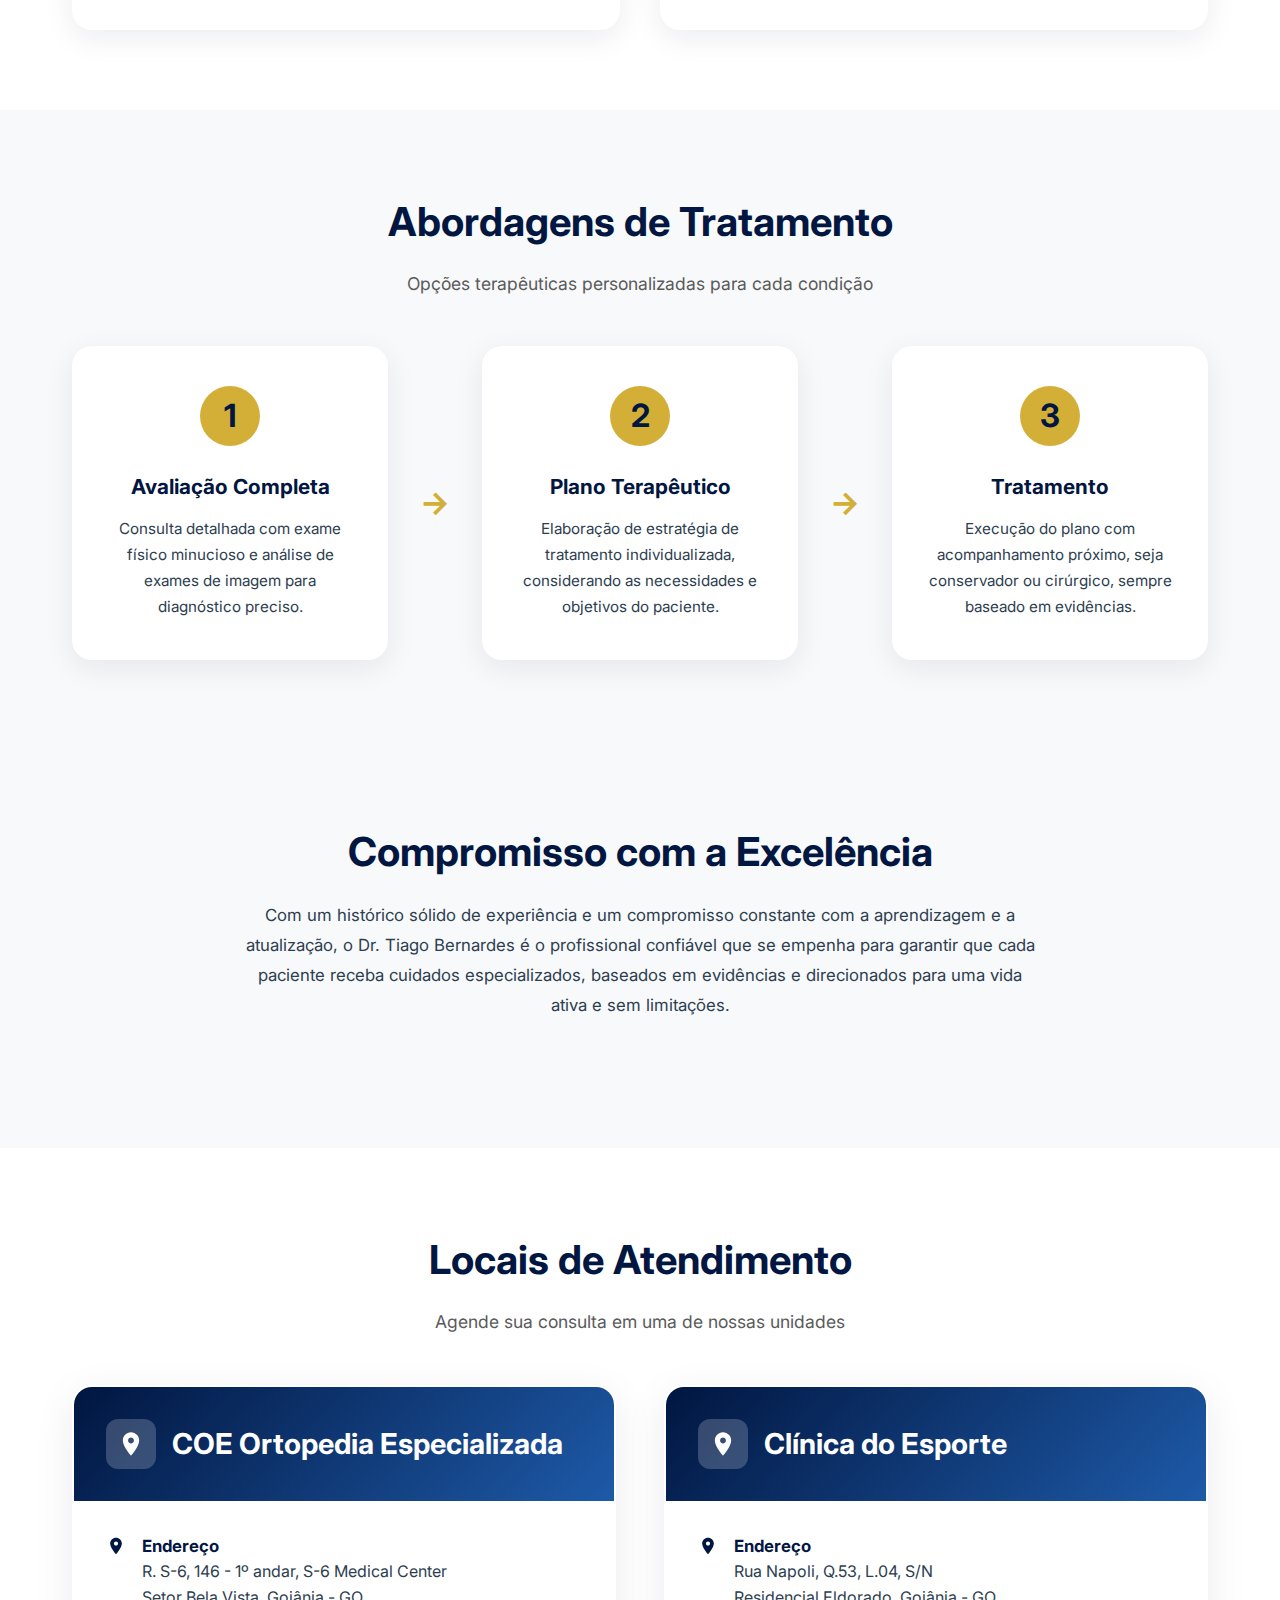
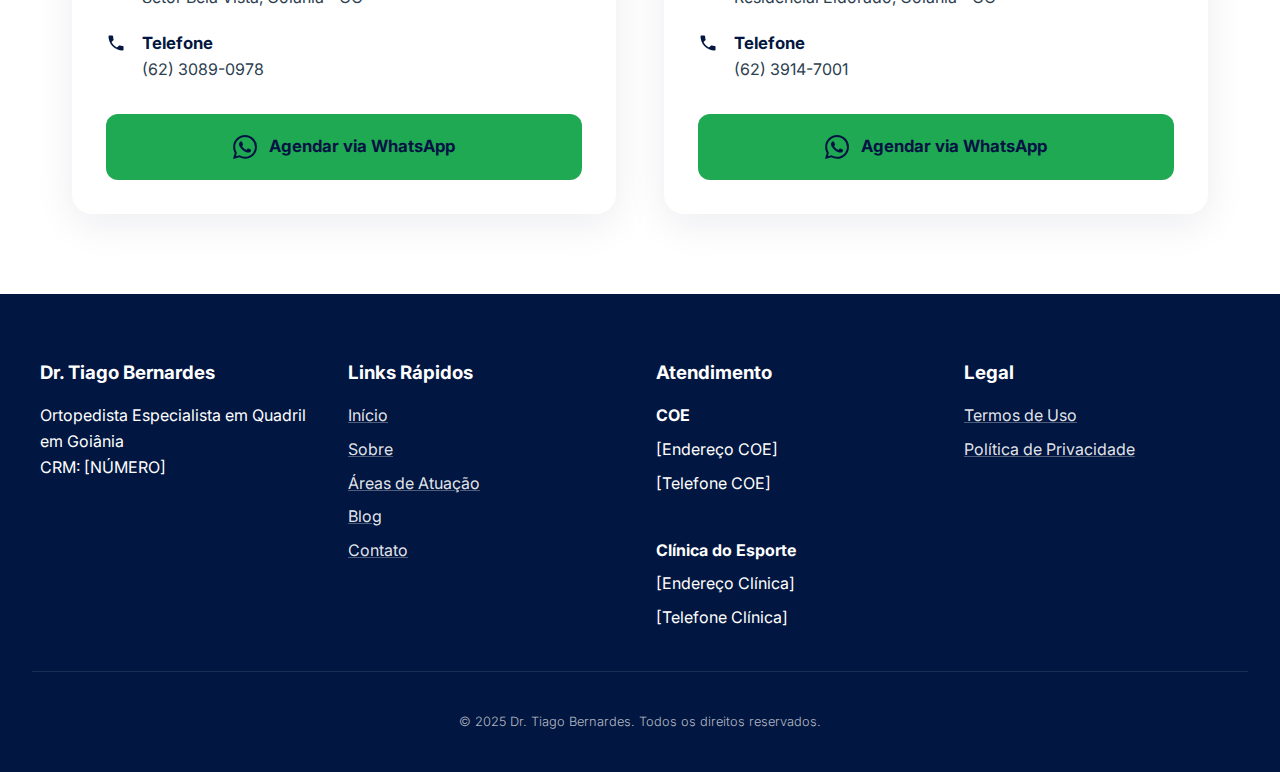
<file: areas-de-atuacao.html>
<!DOCTYPE html>
<html lang="pt-BR">

<head>
    <meta charset="UTF-8">
    <meta name="viewport" content="width=device-width, initial-scale=1.0">
    <meta name="description"
        content="Áreas de atuação do Dr. Tiago Bernardes: Artrose do Quadril, Prótese de Quadril, Impacto Femoroacetabular, Lesões do Labrum e mais. Ortopedista especialista em Goiânia.">
    <title>Áreas de Atuação - Dr. Tiago Bernardes | Ortopedista Quadril Goiânia</title>
    <link rel="icon" type="image/webp" href="/imagens/favicon-drtiago.webp">
    <link rel="preconnect" href="https://fonts.googleapis.com">
    <link rel="preconnect" href="https://fonts.gstatic.com" crossorigin>
    <link href="https://fonts.googleapis.com/css2?family=Inter:wght@400;500;600;700;800&display=swap" rel="stylesheet">
    <link rel="stylesheet" href="/css/style.css">
</head>

<body>
    <!-- Header -->
    <div id="header-placeholder"></div>

    <!-- Main Content -->
    <main>
        <!-- Hero Section -->
        <div class="hero hero-centered">
            <div class="hero-animation"></div>
            <div class="container">
                <div class="hero-content-centered">
                    <h1 class="hero-badge">ÁREAS DE ATUAÇÃO</h1>
                    <h2 class="hero-title">Especialidades em Quadril</h2>
                    <p class="hero-description">Tratamento especializado de patologias do quadril com técnicas
                        modernas e abordagem individualizada para cada paciente.</p>
                </div>
            </div>
        </div>

        <!-- Principais Áreas -->
        <section class="section">
            <div class="container">
                <h2 class="section-title">Principais Áreas de Atuação</h2>
                <p class="section-subtitle">Especialização focada em patologias e cirurgias do quadril</p>

                <div class="cards-grid">
                    <!-- Cirurgia do Quadril -->
                    <div class="card">
                        <div class="card-icon">
                            <svg viewBox="0 0 24 24" fill="currentColor">
                                <path
                                    d="M19 3H5c-1.1 0-2 .9-2 2v14c0 1.1.9 2 2 2h14c1.1 0 2-.9 2-2V5c0-1.1-.9-2-2-2zm-7 3c1.93 0 3.5 1.57 3.5 3.5S13.93 13 12 13s-3.5-1.57-3.5-3.5S10.07 6 12 6zm7 13H5v-.23c0-.62.28-1.2.76-1.58C7.47 15.82 9.64 15 12 15s4.53.82 6.24 2.19c.48.38.76.97.76 1.58V19z" />
                            </svg>
                        </div>
                        <div class="card-content">
                            <h3>Cirurgia do Quadril</h3>
                            <p>A Cirurgia do Quadril é uma das áreas de destaque na prática do Dr. Tiago. Com
                                especialização avançada, ele domina técnicas cirúrgicas modernas e inovadoras para
                                tratar condições que afetam o quadril. Seja reparação de lesões, tratamento de doenças
                                degenerativas ou prótese de quadril, os pacientes podem confiar na habilidade do Dr.
                                Tiago para melhorar a qualidade de vida e mobilidade.</p>
                        </div>
                    </div>

                    <!-- Prótese de Quadril -->
                    <div class="card">
                        <div class="card-icon">
                            <svg viewBox="0 0 24 24" fill="currentColor">
                                <path
                                    d="M12 2C6.48 2 2 6.48 2 12s4.48 10 10 10 10-4.48 10-10S17.52 2 12 2zm-2 15l-5-5 1.41-1.41L10 14.17l7.59-7.59L19 8l-9 9z" />
                            </svg>
                        </div>
                        <div class="card-content">
                            <h3>Prótese de Quadril</h3>
                            <p>A implantação de próteses de quadril é uma das conquistas mais significativas na
                                ortopedia moderna. O Dr. Tiago possui vasta experiência em realizar procedimentos de
                                prótese de quadril, permitindo que pacientes com doenças articulares degenerativas ou
                                lesões graves encontrem alívio e restaurem a função. Sua abordagem personalizada e
                                conhecimento técnico garantem resultados excepcionais.</p>
                        </div>
                    </div>

                    <!-- Cirurgia do Trauma -->
                    <div class="card">
                        <div class="card-icon">
                            <svg viewBox="0 0 24 24" fill="currentColor">
                                <path
                                    d="M21 5c-1.11-.35-2.33-.5-3.5-.5-1.95 0-4.05.4-5.5 1.5-1.45-1.1-3.55-1.5-5.5-1.5S2.45 4.9 1 6v14.65c0 .25.25.5.5.5.1 0 .15-.05.25-.05C3.1 20.45 5.05 20 6.5 20c1.95 0 4.05.4 5.5 1.5 1.35-.85 3.8-1.5 5.5-1.5 1.65 0 3.35.3 4.75 1.05.1.05.15.05.25.05.25 0 .5-.25.5-.5V6c-.6-.45-1.25-.75-2-1zm0 13.5c-1.1-.35-2.3-.5-3.5-.5-1.7 0-4.15.65-5.5 1.5V8c1.35-.85 3.8-1.5 5.5-1.5 1.2 0 2.4.15 3.5.5v11.5z" />
                            </svg>
                        </div>
                        <div class="card-content">
                            <h3>Cirurgia do Trauma e Ortopedia</h3>
                            <p>Em situações de trauma ou lesões ortopédicas, a habilidade cirúrgica é essencial para
                                restaurar a saúde e mobilidade. O Dr. Tiago Bernardes é experiente em lidar com ampla
                                gama de lesões ortopédicas, desde fraturas complexas até traumas agudos. Sua expertise e
                                capacidade de atuação eficaz asseguram que os pacientes recebam o tratamento necessário
                                para uma recuperação bem-sucedida.</p>
                        </div>
                    </div>

                    <!-- Ortopedia Geral -->
                    <div class="card">
                        <div class="card-icon">
                            <svg viewBox="0 0 24 24" fill="currentColor">
                                <path
                                    d="M12 2l-5.5 9h11L12 2zm0 3.84L13.93 9h-3.87L12 5.84zM17.5 13c-2.49 0-4.5 2.01-4.5 4.5s2.01 4.5 4.5 4.5 4.5-2.01 4.5-4.5-2.01-4.5-4.5-4.5zm0 7c-1.38 0-2.5-1.12-2.5-2.5s1.12-2.5 2.5-2.5 2.5 1.12 2.5 2.5-1.12 2.5-2.5 2.5zM3 21.5h8v-8H3v8zm2-6h4v4H5v-4z" />
                            </svg>
                        </div>
                        <div class="card-content">
                            <h3>Ortopedia Geral</h3>
                            <p>Além da especialização em quadril, o Dr. Tiago atende diversas condições ortopédicas
                                gerais. Com formação completa em ortopedia e traumatologia, oferece diagnóstico e
                                tratamento para problemas musculoesqueléticos variados. Sua visão abrangente permite
                                identificar e tratar adequadamente cada caso, sempre com base em evidências científicas
                                e experiência clínica.</p>
                        </div>
                    </div>
                </div>
            </div>
        </section>

        <!-- Abordagens de Tratamento -->
        <section class="section section-alt">
            <div class="container">
                <h2 class="section-title">Abordagens de Tratamento</h2>
                <p class="section-subtitle">Opções terapêuticas personalizadas para cada condição</p>

                <div class="steps-grid">
                    <div class="step-item">
                        <div class="step-number">1</div>
                        <h3>Avaliação Completa</h3>
                        <p>Consulta detalhada com exame físico minucioso e análise de exames de imagem para diagnóstico
                            preciso.</p>
                    </div>

                    <div class="step-arrow">→</div>

                    <div class="step-item">
                        <div class="step-number">2</div>
                        <h3>Plano Terapêutico</h3>
                        <p>Elaboração de estratégia de tratamento individualizada, considerando as necessidades e
                            objetivos do paciente.</p>
                    </div>

                    <div class="step-arrow">→</div>

                    <div class="step-item">
                        <div class="step-number">3</div>
                        <h3>Tratamento</h3>
                        <p>Execução do plano com acompanhamento próximo, seja conservador ou cirúrgico, sempre baseado
                            em evidências.</p>
                    </div>
                </div>
            </div>
        </section>

        <!-- Compromisso -->
        <section class="section section-alt">
            <div class="container-narrow">
                <h2 class="section-title">Compromisso com a Excelência</h2>
                <p class="section-intro">
                    Com um histórico sólido de experiência e um compromisso constante com a aprendizagem e a
                    atualização, o Dr. Tiago Bernardes é o profissional confiável que se empenha para garantir que cada
                    paciente receba cuidados especializados, baseados em evidências e direcionados para uma vida ativa
                    e sem limitações.
                </p>
            </div>
        </section>

        <!-- Locais de Atendimento -->
        <section class="section" id="contato">
            <div class="container">
                <h2 class="section-title">Locais de Atendimento</h2>
                <p class="section-subtitle">Agende sua consulta em uma de nossas unidades</p>

                <div class="contact-grid">
                    <!-- COE -->
                    <div class="contact-card">
                        <div class="contact-header">
                            <div class="contact-icon">
                                <svg viewBox="0 0 24 24" fill="currentColor">
                                    <path
                                        d="M12 2C8.13 2 5 5.13 5 9c0 5.25 7 13 7 13s7-7.75 7-13c0-3.87-3.13-7-7-7zm0 9.5c-1.38 0-2.5-1.12-2.5-2.5s1.12-2.5 2.5-2.5 2.5 1.12 2.5 2.5-1.12 2.5-2.5 2.5z" />
                                </svg>
                            </div>
                            <h3>COE Ortopedia Especializada</h3>
                        </div>
                        <div class="contact-info">
                            <div class="info-item">
                                <svg viewBox="0 0 24 24" fill="currentColor">
                                    <path
                                        d="M12 2C8.13 2 5 5.13 5 9c0 5.25 7 13 7 13s7-7.75 7-13c0-3.87-3.13-7-7-7zm0 9.5c-1.38 0-2.5-1.12-2.5-2.5s1.12-2.5 2.5-2.5 2.5 1.12 2.5 2.5-1.12 2.5-2.5 2.5z" />
                                </svg>
                                <div>
                                    <strong>Endereço</strong>
                                    <span>R. S-6, 146 - 1º andar, S-6 Medical Center<br>Setor Bela Vista, Goiânia -
                                        GO</span>
                                </div>
                            </div>
                            <div class="info-item">
                                <svg viewBox="0 0 24 24" fill="currentColor">
                                    <path
                                        d="M6.62 10.79c1.44 2.83 3.76 5.14 6.59 6.59l2.2-2.2c.27-.27.67-.36 1.02-.24 1.12.37 2.33.57 3.57.57.55 0 1 .45 1 1V20c0 .55-.45 1-1 1-9.39 0-17-7.61-17-17 0-.55.45-1 1-1h3.5c.55 0 1 .45 1 1 0 1.25.2 2.45.57 3.57.11.35.03.74-.25 1.02l-2.2 2.2z" />
                                </svg>
                                <div>
                                    <strong>Telefone</strong>
                                    <span>(62) 3089-0978</span>
                                </div>
                            </div>
                        </div>
                        <a href="https://wa.me/5562986600978?text=Olá,%20gostaria%20de%20agendar%20uma%20consulta"
                            class="contact-btn" target="_blank">
                            <svg viewBox="0 0 24 24" fill="currentColor">
                                <path
                                    d="M17.472 14.382c-.297-.149-1.758-.867-2.03-.967-.273-.099-.471-.148-.67.15-.197.297-.767.966-.94 1.164-.173.199-.347.223-.644.075-.297-.15-1.255-.463-2.39-1.475-.883-.788-1.48-1.761-1.653-2.059-.173-.297-.018-.458.13-.606.134-.133.298-.347.446-.52.149-.174.198-.298.298-.497.099-.198.05-.371-.025-.52-.075-.149-.669-1.612-.916-2.207-.242-.579-.487-.5-.669-.51-.173-.008-.371-.01-.57-.01-.198 0-.52.074-.792.372-.272.297-1.04 1.016-1.04 2.479 0 1.462 1.065 2.875 1.213 3.074.149.198 2.096 3.2 5.077 4.487.709.306 1.262.489 1.694.625.712.227 1.36.195 1.871.118.571-.085 1.758-.719 2.006-1.413.248-.694.248-1.289.173-1.413-.074-.124-.272-.198-.57-.347m-5.421 7.403h-.004a9.87 9.87 0 01-5.031-1.378l-.361-.214-3.741.982.998-3.648-.235-.374a9.86 9.86 0 01-1.51-5.26c.001-5.45 4.436-9.884 9.888-9.884 2.64 0 5.122 1.03 6.988 2.898a9.825 9.825 0 012.893 6.994c-.003 5.45-4.437 9.884-9.885 9.884m8.413-18.297A11.815 11.815 0 0012.05 0C5.495 0 .16 5.335.157 11.892c0 2.096.547 4.142 1.588 5.945L.057 24l6.305-1.654a11.882 11.882 0 005.683 1.448h.005c6.554 0 11.89-5.335 11.893-11.893a11.821 11.821 0 00-3.48-8.413Z" />
                            </svg>
                            Agendar via WhatsApp
                        </a>
                    </div>

                    <!-- Clínica do Esporte -->
                    <div class="contact-card">
                        <div class="contact-header">
                            <div class="contact-icon">
                                <svg viewBox="0 0 24 24" fill="currentColor">
                                    <path
                                        d="M12 2C8.13 2 5 5.13 5 9c0 5.25 7 13 7 13s7-7.75 7-13c0-3.87-3.13-7-7-7zm0 9.5c-1.38 0-2.5-1.12-2.5-2.5s1.12-2.5 2.5-2.5 2.5 1.12 2.5 2.5-1.12 2.5-2.5 2.5z" />
                                </svg>
                            </div>
                            <h3>Clínica do Esporte</h3>
                        </div>
                        <div class="contact-info">
                            <div class="info-item">
                                <svg viewBox="0 0 24 24" fill="currentColor">
                                    <path
                                        d="M12 2C8.13 2 5 5.13 5 9c0 5.25 7 13 7 13s7-7.75 7-13c0-3.87-3.13-7-7-7zm0 9.5c-1.38 0-2.5-1.12-2.5-2.5s1.12-2.5 2.5-2.5 2.5 1.12 2.5 2.5-1.12 2.5-2.5 2.5z" />
                                </svg>
                                <div>
                                    <strong>Endereço</strong>
                                    <span>Rua Napoli, Q.53, L.04, S/N<br>Residencial Eldorado, Goiânia - GO</span>
                                </div>
                            </div>
                            <div class="info-item">
                                <svg viewBox="0 0 24 24" fill="currentColor">
                                    <path
                                        d="M6.62 10.79c1.44 2.83 3.76 5.14 6.59 6.59l2.2-2.2c.27-.27.67-.36 1.02-.24 1.12.37 2.33.57 3.57.57.55 0 1 .45 1 1V20c0 .55-.45 1-1 1-9.39 0-17-7.61-17-17 0-.55.45-1 1-1h3.5c.55 0 1 .45 1 1 0 1.25.2 2.45.57 3.57.11.35.03.74-.25 1.02l-2.2 2.2z" />
                                </svg>
                                <div>
                                    <strong>Telefone</strong>
                                    <span>(62) 3914-7001</span>
                                </div>
                            </div>
                        </div>
                        <a href="https://wa.me/5562986600978?text=Olá,%20gostaria%20de%20agendar%20uma%20consulta"
                            class="contact-btn" target="_blank">
                            <svg viewBox="0 0 24 24" fill="currentColor">
                                <path
                                    d="M17.472 14.382c-.297-.149-1.758-.867-2.03-.967-.273-.099-.471-.148-.67.15-.197.297-.767.966-.94 1.164-.173.199-.347.223-.644.075-.297-.15-1.255-.463-2.39-1.475-.883-.788-1.48-1.761-1.653-2.059-.173-.297-.018-.458.13-.606.134-.133.298-.347.446-.52.149-.174.198-.298.298-.497.099-.198.05-.371-.025-.52-.075-.149-.669-1.612-.916-2.207-.242-.579-.487-.5-.669-.51-.173-.008-.371-.01-.57-.01-.198 0-.52.074-.792.372-.272.297-1.04 1.016-1.04 2.479 0 1.462 1.065 2.875 1.213 3.074.149.198 2.096 3.2 5.077 4.487.709.306 1.262.489 1.694.625.712.227 1.36.195 1.871.118.571-.085 1.758-.719 2.006-1.413.248-.694.248-1.289.173-1.413-.074-.124-.272-.198-.57-.347m-5.421 7.403h-.004a9.87 9.87 0 01-5.031-1.378l-.361-.214-3.741.982.998-3.648-.235-.374a9.86 9.86 0 01-1.51-5.26c.001-5.45 4.436-9.884 9.888-9.884 2.64 0 5.122 1.03 6.988 2.898a9.825 9.825 0 012.893 6.994c-.003 5.45-4.437 9.884-9.885 9.884m8.413-18.297A11.815 11.815 0 0012.05 0C5.495 0 .16 5.335.157 11.892c0 2.096.547 4.142 1.588 5.945L.057 24l6.305-1.654a11.882 11.882 0 005.683 1.448h.005c6.554 0 11.89-5.335 11.893-11.893a11.821 11.821 0 00-3.48-8.413Z" />
                            </svg>
                            Agendar via WhatsApp
                        </a>
                    </div>
                </div>
            </div>
        </section>
    </main>

    <!-- Footer -->
    <div id="footer-placeholder"></div>

    <script src="/js/main.js"></script>
    <script>
        fetch('/components/header.html')
            .then(response => response.text())
            .then(data => document.getElementById('header-placeholder').innerHTML = data)
            .then(() => {
                const menuToggle = document.querySelector('.menu-toggle');
                const navMenu = document.querySelector('nav ul');
                if (menuToggle) {
                    menuToggle.addEventListener('click', function () {
                        navMenu.classList.toggle('active');
                    });
                }
            });

        fetch('/components/footer.html')
            .then(response => response.text())
            .then(data => document.getElementById('footer-placeholder').innerHTML = data);
    </script>
</body>

</html>
</file>
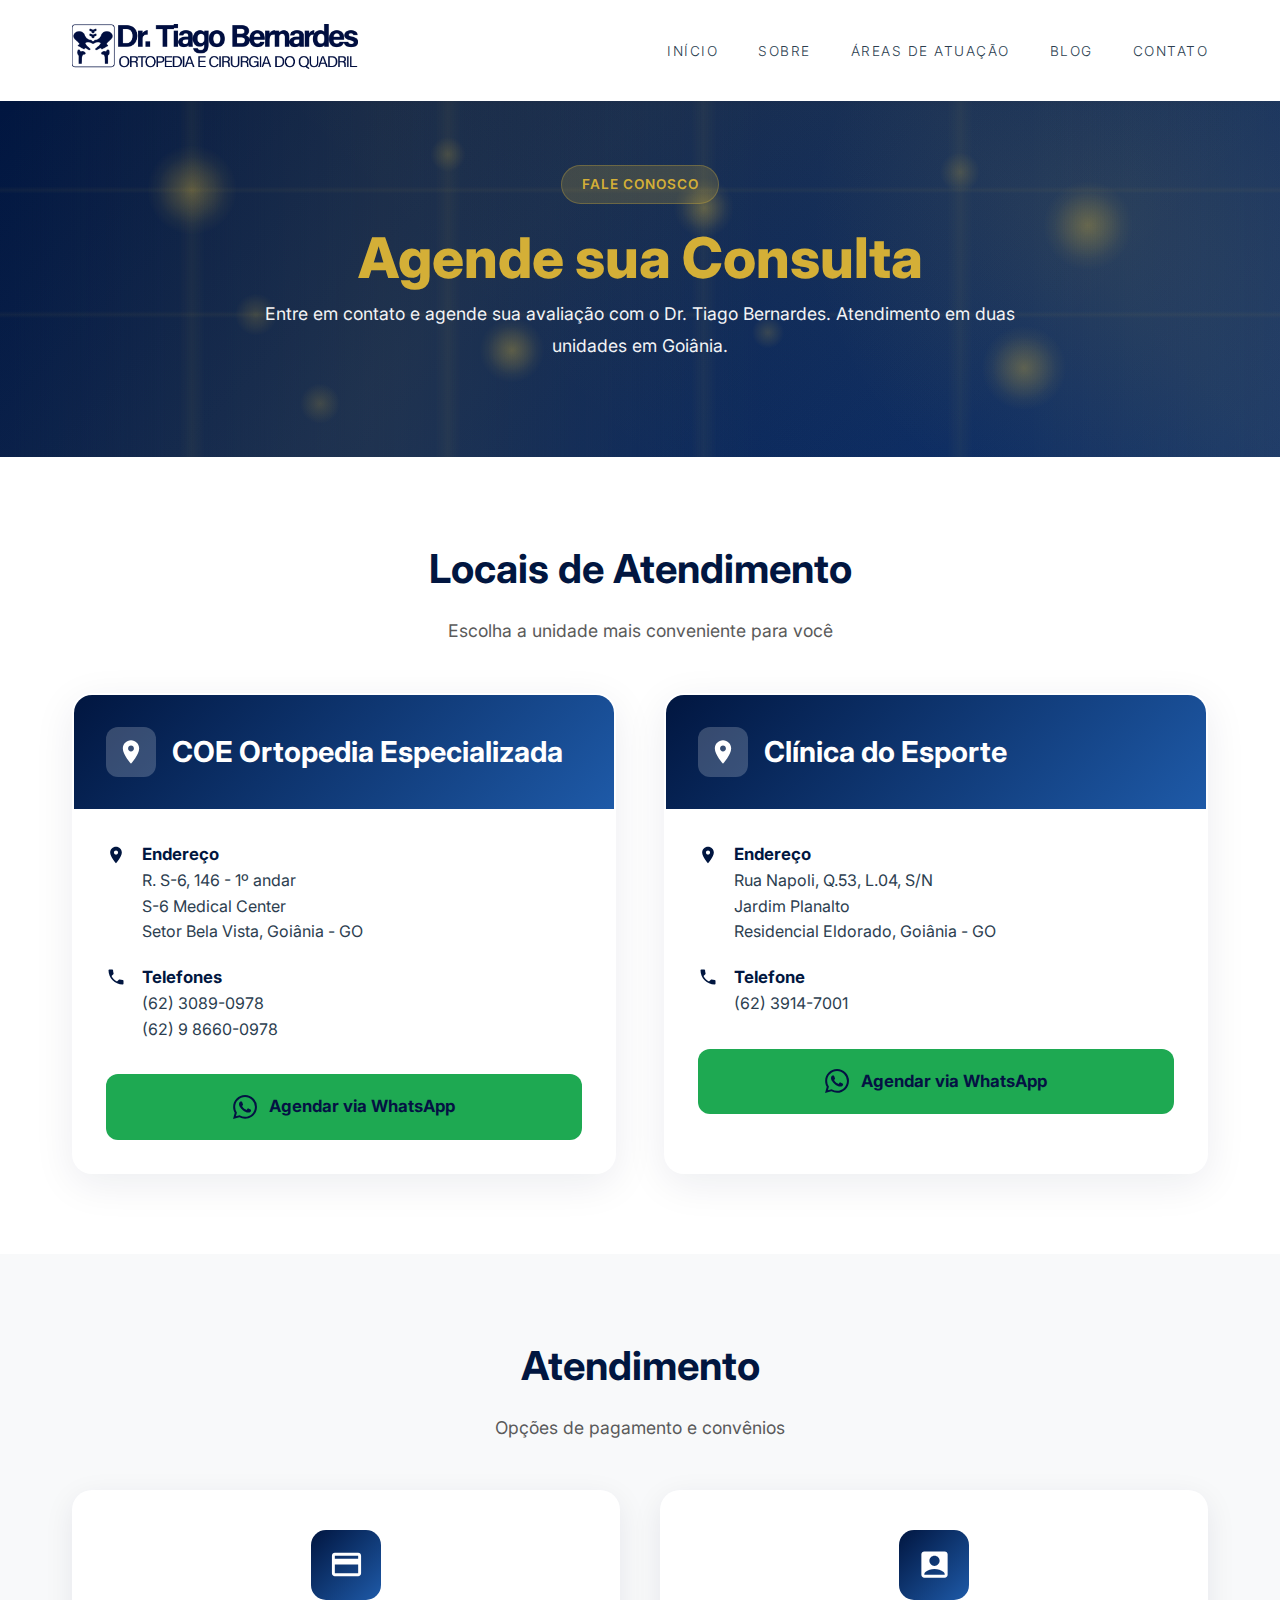
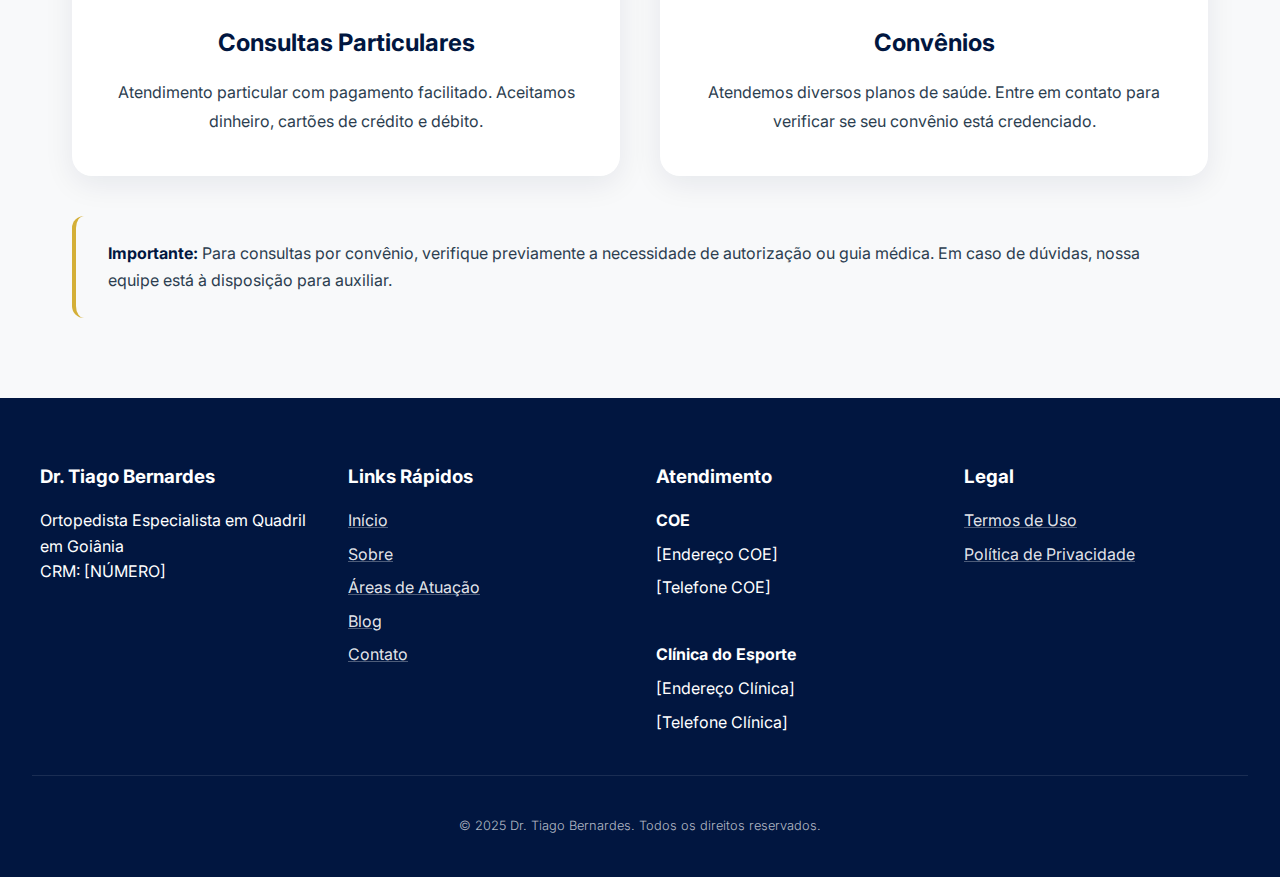
<file: contato.html>
<!DOCTYPE html>
<html lang="pt-BR">

<head>
    <meta charset="UTF-8">
    <meta name="viewport" content="width=device-width, initial-scale=1.0">
    <meta name="description"
        content="Entre em contato com Dr. Tiago Bernardes. Agende sua consulta de ortopedia em Goiânia. COE e Clínica do Esporte.">
    <title>Contato - Dr. Tiago Bernardes | Agende sua Consulta em Goiânia</title>
    <link rel="icon" type="image/webp" href="/imagens/favicon-drtiago.webp">
    <link rel="preconnect" href="https://fonts.googleapis.com">
    <link rel="preconnect" href="https://fonts.gstatic.com" crossorigin>
    <link href="https://fonts.googleapis.com/css2?family=Inter:wght@400;500;600;700;800&display=swap" rel="stylesheet">
    <link rel="stylesheet" href="/css/style.css">
</head>

<body>
    <!-- Header -->
    <div id="header-placeholder"></div>

    <!-- Main Content -->
    <main>
        <!-- Hero Section -->
        <div class="hero hero-centered">
            <div class="hero-animation"></div>
            <div class="container">
                <div class="hero-content-centered">
                    <h1 class="hero-badge">FALE CONOSCO</h1>
                    <h2 class="hero-title">Agende sua Consulta</h2>
                    <p class="hero-description">Entre em contato e agende sua avaliação com o Dr. Tiago Bernardes.
                        Atendimento em duas unidades em Goiânia.</p>
                </div>
            </div>
        </div>

        <!-- Locais de Atendimento -->
        <section class="section">
            <div class="container">
                <h2 class="section-title">Locais de Atendimento</h2>
                <p class="section-subtitle">Escolha a unidade mais conveniente para você</p>

                <div class="contact-grid">
                    <!-- COE -->
                    <div class="contact-card">
                        <div class="contact-header">
                            <div class="contact-icon">
                                <svg viewBox="0 0 24 24" fill="currentColor">
                                    <path
                                        d="M12 2C8.13 2 5 5.13 5 9c0 5.25 7 13 7 13s7-7.75 7-13c0-3.87-3.13-7-7-7zm0 9.5c-1.38 0-2.5-1.12-2.5-2.5s1.12-2.5 2.5-2.5 2.5 1.12 2.5 2.5-1.12 2.5-2.5 2.5z" />
                                </svg>
                            </div>
                            <h3>COE Ortopedia Especializada</h3>
                        </div>
                        <div class="contact-info">
                            <div class="info-item">
                                <svg viewBox="0 0 24 24" fill="currentColor">
                                    <path
                                        d="M12 2C8.13 2 5 5.13 5 9c0 5.25 7 13 7 13s7-7.75 7-13c0-3.87-3.13-7-7-7zm0 9.5c-1.38 0-2.5-1.12-2.5-2.5s1.12-2.5 2.5-2.5 2.5 1.12 2.5 2.5-1.12 2.5-2.5 2.5z" />
                                </svg>
                                <div>
                                    <strong>Endereço</strong>
                                    <span>R. S-6, 146 - 1º andar<br>S-6 Medical Center<br>Setor Bela Vista, Goiânia -
                                        GO</span>
                                </div>
                            </div>
                            <div class="info-item">
                                <svg viewBox="0 0 24 24" fill="currentColor">
                                    <path
                                        d="M6.62 10.79c1.44 2.83 3.76 5.14 6.59 6.59l2.2-2.2c.27-.27.67-.36 1.02-.24 1.12.37 2.33.57 3.57.57.55 0 1 .45 1 1V20c0 .55-.45 1-1 1-9.39 0-17-7.61-17-17 0-.55.45-1 1-1h3.5c.55 0 1 .45 1 1 0 1.25.2 2.45.57 3.57.11.35.03.74-.25 1.02l-2.2 2.2z" />
                                </svg>
                                <div>
                                    <strong>Telefones</strong>
                                    <span>(62) 3089-0978<br>(62) 9 8660-0978</span>
                                </div>
                            </div>
                        </div>
                        <a href="https://wa.me/5562986600978?text=Olá,%20gostaria%20de%20agendar%20uma%20consulta%20no%20COE"
                            class="contact-btn" target="_blank">
                            <svg viewBox="0 0 24 24" fill="currentColor">
                                <path
                                    d="M17.472 14.382c-.297-.149-1.758-.867-2.03-.967-.273-.099-.471-.148-.67.15-.197.297-.767.966-.94 1.164-.173.199-.347.223-.644.075-.297-.15-1.255-.463-2.39-1.475-.883-.788-1.48-1.761-1.653-2.059-.173-.297-.018-.458.13-.606.134-.133.298-.347.446-.52.149-.174.198-.298.298-.497.099-.198.05-.371-.025-.52-.075-.149-.669-1.612-.916-2.207-.242-.579-.487-.5-.669-.51-.173-.008-.371-.01-.57-.01-.198 0-.52.074-.792.372-.272.297-1.04 1.016-1.04 2.479 0 1.462 1.065 2.875 1.213 3.074.149.198 2.096 3.2 5.077 4.487.709.306 1.262.489 1.694.625.712.227 1.36.195 1.871.118.571-.085 1.758-.719 2.006-1.413.248-.694.248-1.289.173-1.413-.074-.124-.272-.198-.57-.347m-5.421 7.403h-.004a9.87 9.87 0 01-5.031-1.378l-.361-.214-3.741.982.998-3.648-.235-.374a9.86 9.86 0 01-1.51-5.26c.001-5.45 4.436-9.884 9.888-9.884 2.64 0 5.122 1.03 6.988 2.898a9.825 9.825 0 012.893 6.994c-.003 5.45-4.437 9.884-9.885 9.884m8.413-18.297A11.815 11.815 0 0012.05 0C5.495 0 .16 5.335.157 11.892c0 2.096.547 4.142 1.588 5.945L.057 24l6.305-1.654a11.882 11.882 0 005.683 1.448h.005c6.554 0 11.89-5.335 11.893-11.893a11.821 11.821 0 00-3.48-8.413Z" />
                            </svg>
                            Agendar via WhatsApp
                        </a>
                    </div>

                    <!-- Clínica do Esporte -->
                    <div class="contact-card">
                        <div class="contact-header">
                            <div class="contact-icon">
                                <svg viewBox="0 0 24 24" fill="currentColor">
                                    <path
                                        d="M12 2C8.13 2 5 5.13 5 9c0 5.25 7 13 7 13s7-7.75 7-13c0-3.87-3.13-7-7-7zm0 9.5c-1.38 0-2.5-1.12-2.5-2.5s1.12-2.5 2.5-2.5 2.5 1.12 2.5 2.5-1.12 2.5-2.5 2.5z" />
                                </svg>
                            </div>
                            <h3>Clínica do Esporte</h3>
                        </div>
                        <div class="contact-info">
                            <div class="info-item">
                                <svg viewBox="0 0 24 24" fill="currentColor">
                                    <path
                                        d="M12 2C8.13 2 5 5.13 5 9c0 5.25 7 13 7 13s7-7.75 7-13c0-3.87-3.13-7-7-7zm0 9.5c-1.38 0-2.5-1.12-2.5-2.5s1.12-2.5 2.5-2.5 2.5 1.12 2.5 2.5-1.12 2.5-2.5 2.5z" />
                                </svg>
                                <div>
                                    <strong>Endereço</strong>
                                    <span>Rua Napoli, Q.53, L.04, S/N<br>Jardim Planalto<br>Residencial Eldorado,
                                        Goiânia - GO</span>
                                </div>
                            </div>
                            <div class="info-item">
                                <svg viewBox="0 0 24 24" fill="currentColor">
                                    <path
                                        d="M6.62 10.79c1.44 2.83 3.76 5.14 6.59 6.59l2.2-2.2c.27-.27.67-.36 1.02-.24 1.12.37 2.33.57 3.57.57.55 0 1 .45 1 1V20c0 .55-.45 1-1 1-9.39 0-17-7.61-17-17 0-.55.45-1 1-1h3.5c.55 0 1 .45 1 1 0 1.25.2 2.45.57 3.57.11.35.03.74-.25 1.02l-2.2 2.2z" />
                                </svg>
                                <div>
                                    <strong>Telefone</strong>
                                    <span>(62) 3914-7001</span>
                                </div>
                            </div>
                        </div>
                        <a href="https://wa.me/5562986600978?text=Olá,%20gostaria%20de%20agendar%20uma%20consulta%20na%20Clínica%20do%20Esporte"
                            class="contact-btn" target="_blank">
                            <svg viewBox="0 0 24 24" fill="currentColor">
                                <path
                                    d="M17.472 14.382c-.297-.149-1.758-.867-2.03-.967-.273-.099-.471-.148-.67.15-.197.297-.767.966-.94 1.164-.173.199-.347.223-.644.075-.297-.15-1.255-.463-2.39-1.475-.883-.788-1.48-1.761-1.653-2.059-.173-.297-.018-.458.13-.606.134-.133.298-.347.446-.52.149-.174.198-.298.298-.497.099-.198.05-.371-.025-.52-.075-.149-.669-1.612-.916-2.207-.242-.579-.487-.5-.669-.51-.173-.008-.371-.01-.57-.01-.198 0-.52.074-.792.372-.272.297-1.04 1.016-1.04 2.479 0 1.462 1.065 2.875 1.213 3.074.149.198 2.096 3.2 5.077 4.487.709.306 1.262.489 1.694.625.712.227 1.36.195 1.871.118.571-.085 1.758-.719 2.006-1.413.248-.694.248-1.289.173-1.413-.074-.124-.272-.198-.57-.347m-5.421 7.403h-.004a9.87 9.87 0 01-5.031-1.378l-.361-.214-3.741.982.998-3.648-.235-.374a9.86 9.86 0 01-1.51-5.26c.001-5.45 4.436-9.884 9.888-9.884 2.64 0 5.122 1.03 6.988 2.898a9.825 9.825 0 012.893 6.994c-.003 5.45-4.437 9.884-9.885 9.884m8.413-18.297A11.815 11.815 0 0012.05 0C5.495 0 .16 5.335.157 11.892c0 2.096.547 4.142 1.588 5.945L.057 24l6.305-1.654a11.882 11.882 0 005.683 1.448h.005c6.554 0 11.89-5.335 11.893-11.893a11.821 11.821 0 00-3.48-8.413Z" />
                            </svg>
                            Agendar via WhatsApp
                        </a>
                    </div>
                </div>
            </div>
        </section>

        <!-- Formas de Pagamento -->
        <section class="section section-alt">
            <div class="container">
                <h2 class="section-title">Atendimento</h2>
                <p class="section-subtitle">Opções de pagamento e convênios</p>

                <div class="insurance-info">
                    <div class="insurance-card">
                        <div class="insurance-icon">
                            <svg viewBox="0 0 24 24" fill="currentColor">
                                <path
                                    d="M20 4H4c-1.11 0-1.99.89-1.99 2L2 18c0 1.11.89 2 2 2h16c1.11 0 2-.89 2-2V6c0-1.11-.89-2-2-2zm0 14H4v-6h16v6zm0-10H4V6h16v2z" />
                            </svg>
                        </div>
                        <h3>Consultas Particulares</h3>
                        <p>Atendimento particular com pagamento facilitado. Aceitamos dinheiro, cartões de crédito e
                            débito.</p>
                    </div>

                    <div class="insurance-card">
                        <div class="insurance-icon">
                            <svg viewBox="0 0 24 24" fill="currentColor">
                                <path
                                    d="M19 3H5c-1.1 0-2 .9-2 2v14c0 1.1.9 2 2 2h14c1.1 0 2-.9 2-2V5c0-1.1-.9-2-2-2zm-7 3c1.93 0 3.5 1.57 3.5 3.5S13.93 13 12 13s-3.5-1.57-3.5-3.5S10.07 6 12 6zm7 13H5v-.23c0-.62.28-1.2.76-1.58C7.47 15.82 9.64 15 12 15s4.53.82 6.24 2.19c.48.38.76.97.76 1.58V19z" />
                            </svg>
                        </div>
                        <h3>Convênios</h3>
                        <p>Atendemos diversos planos de saúde. Entre em contato para verificar se seu convênio está
                            credenciado.</p>
                    </div>
                </div>

                <div class="insurance-note">
                    <p><strong>Importante:</strong> Para consultas por convênio, verifique previamente a necessidade de
                        autorização ou guia médica. Em caso de dúvidas, nossa equipe está à disposição para auxiliar.
                    </p>
                </div>
            </div>
        </section>
    </main>

    <!-- Footer -->
    <div id="footer-placeholder"></div>

    <script src="/js/main.js"></script>
    <script>
        fetch('/components/header.html')
            .then(response => response.text())
            .then(data => document.getElementById('header-placeholder').innerHTML = data)
            .then(() => {
                const menuToggle = document.querySelector('.menu-toggle');
                const navMenu = document.querySelector('nav ul');
                if (menuToggle) {
                    menuToggle.addEventListener('click', function () {
                        navMenu.classList.toggle('active');
                    });
                }
            });

        fetch('/components/footer.html')
            .then(response => response.text())
            .then(data => document.getElementById('footer-placeholder').innerHTML = data);
    </script>
</body>

</html>
</file>
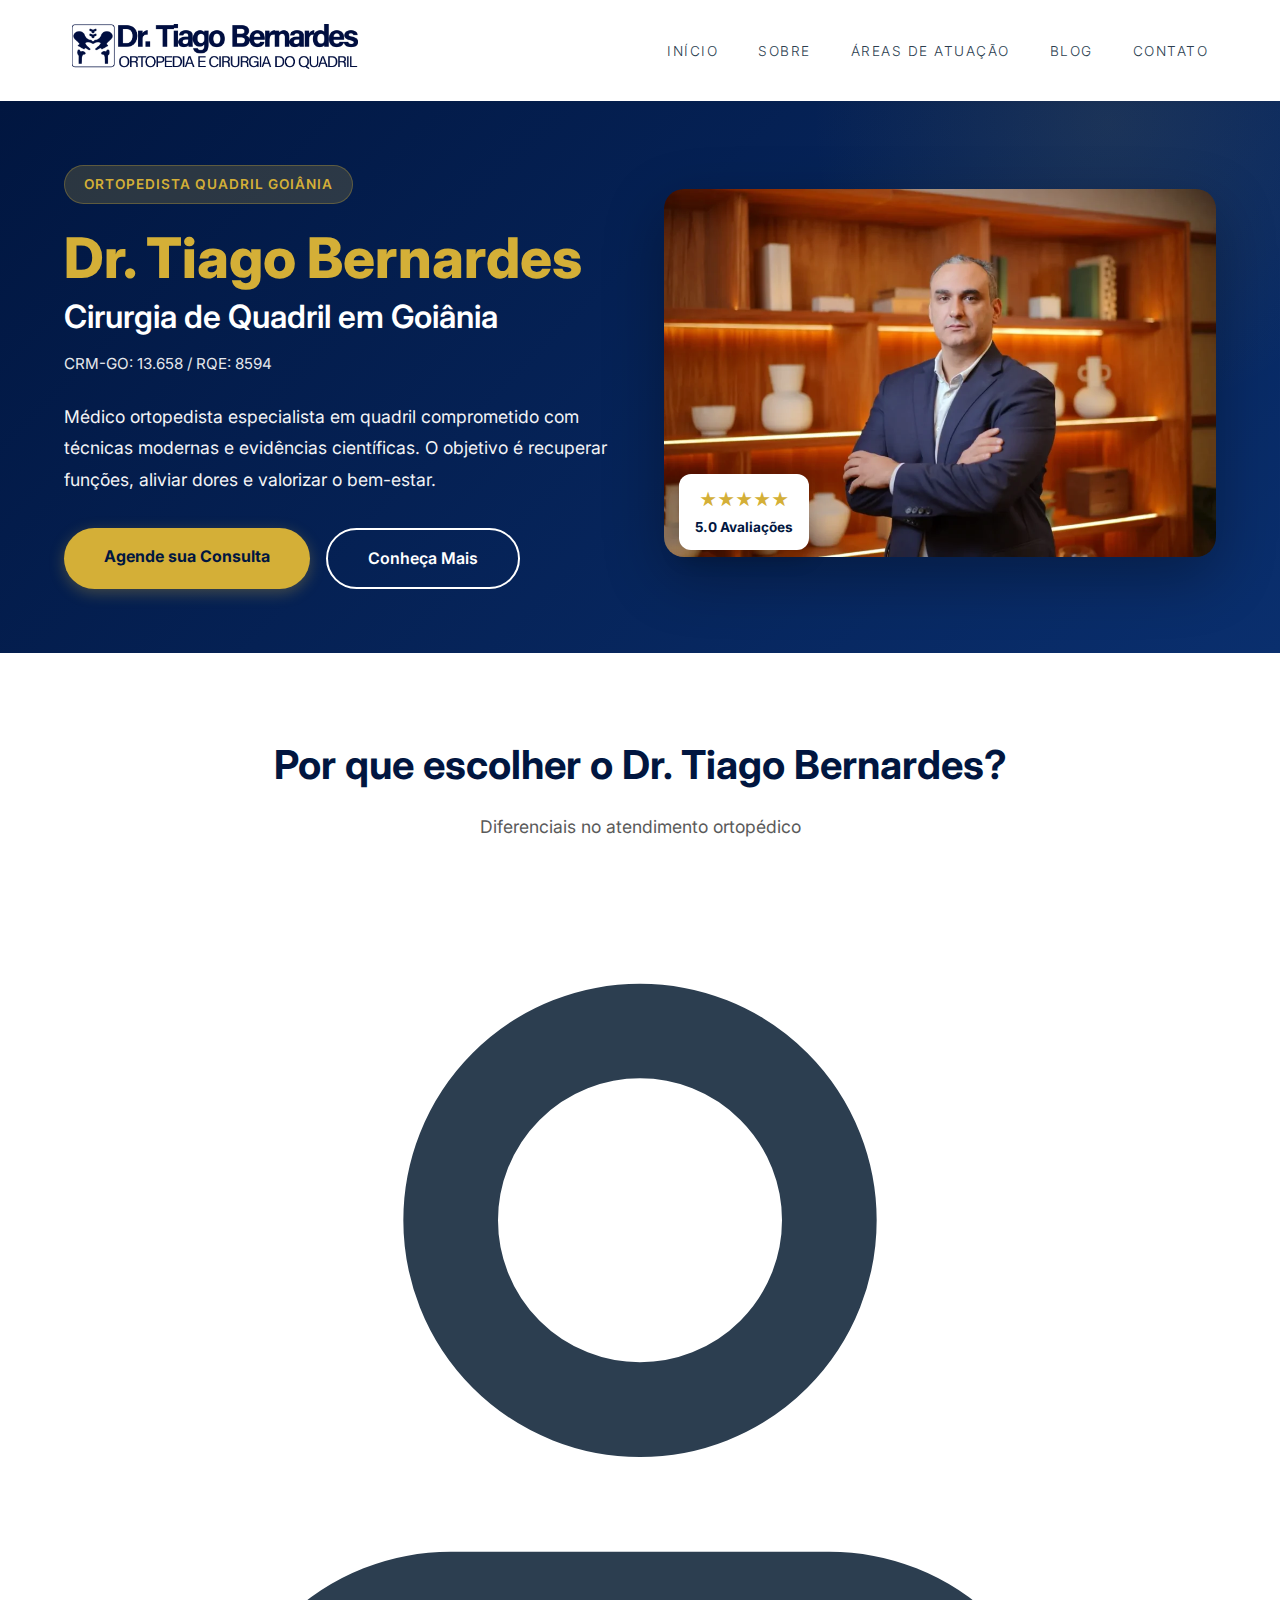
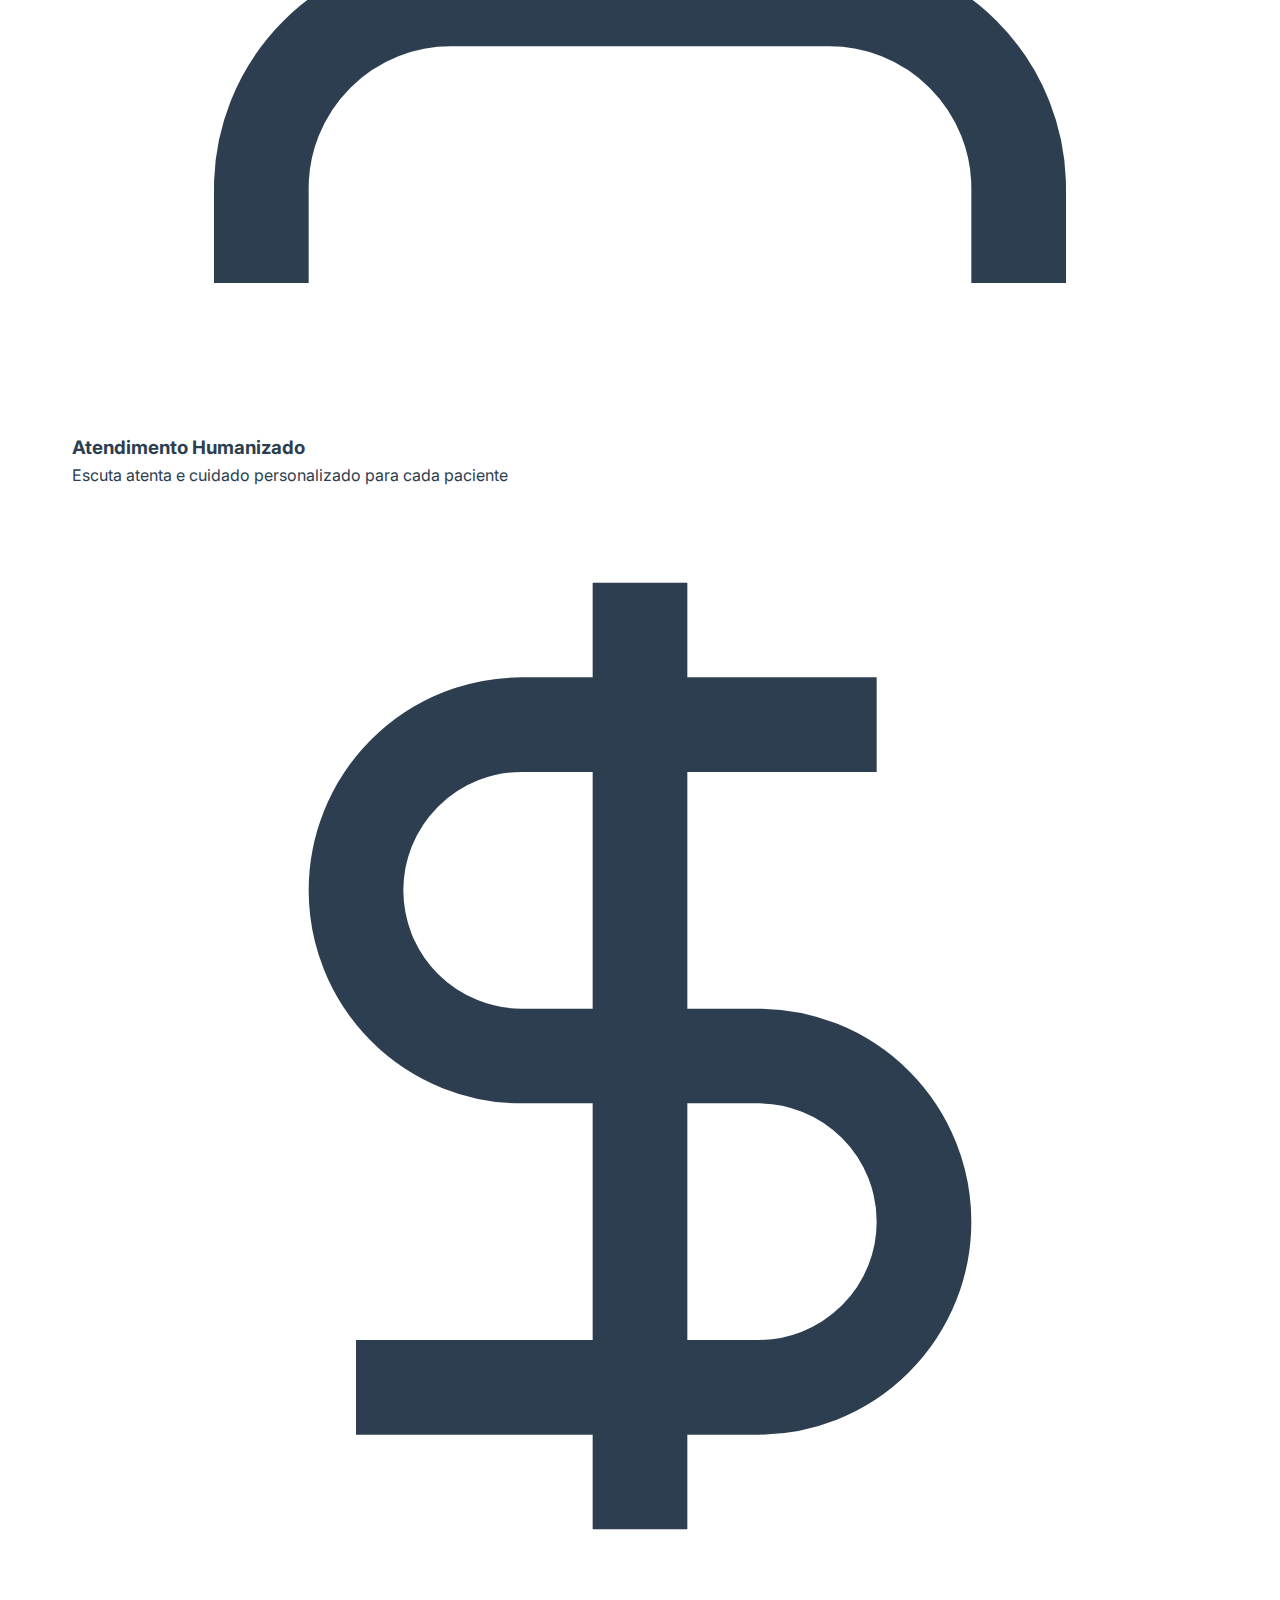
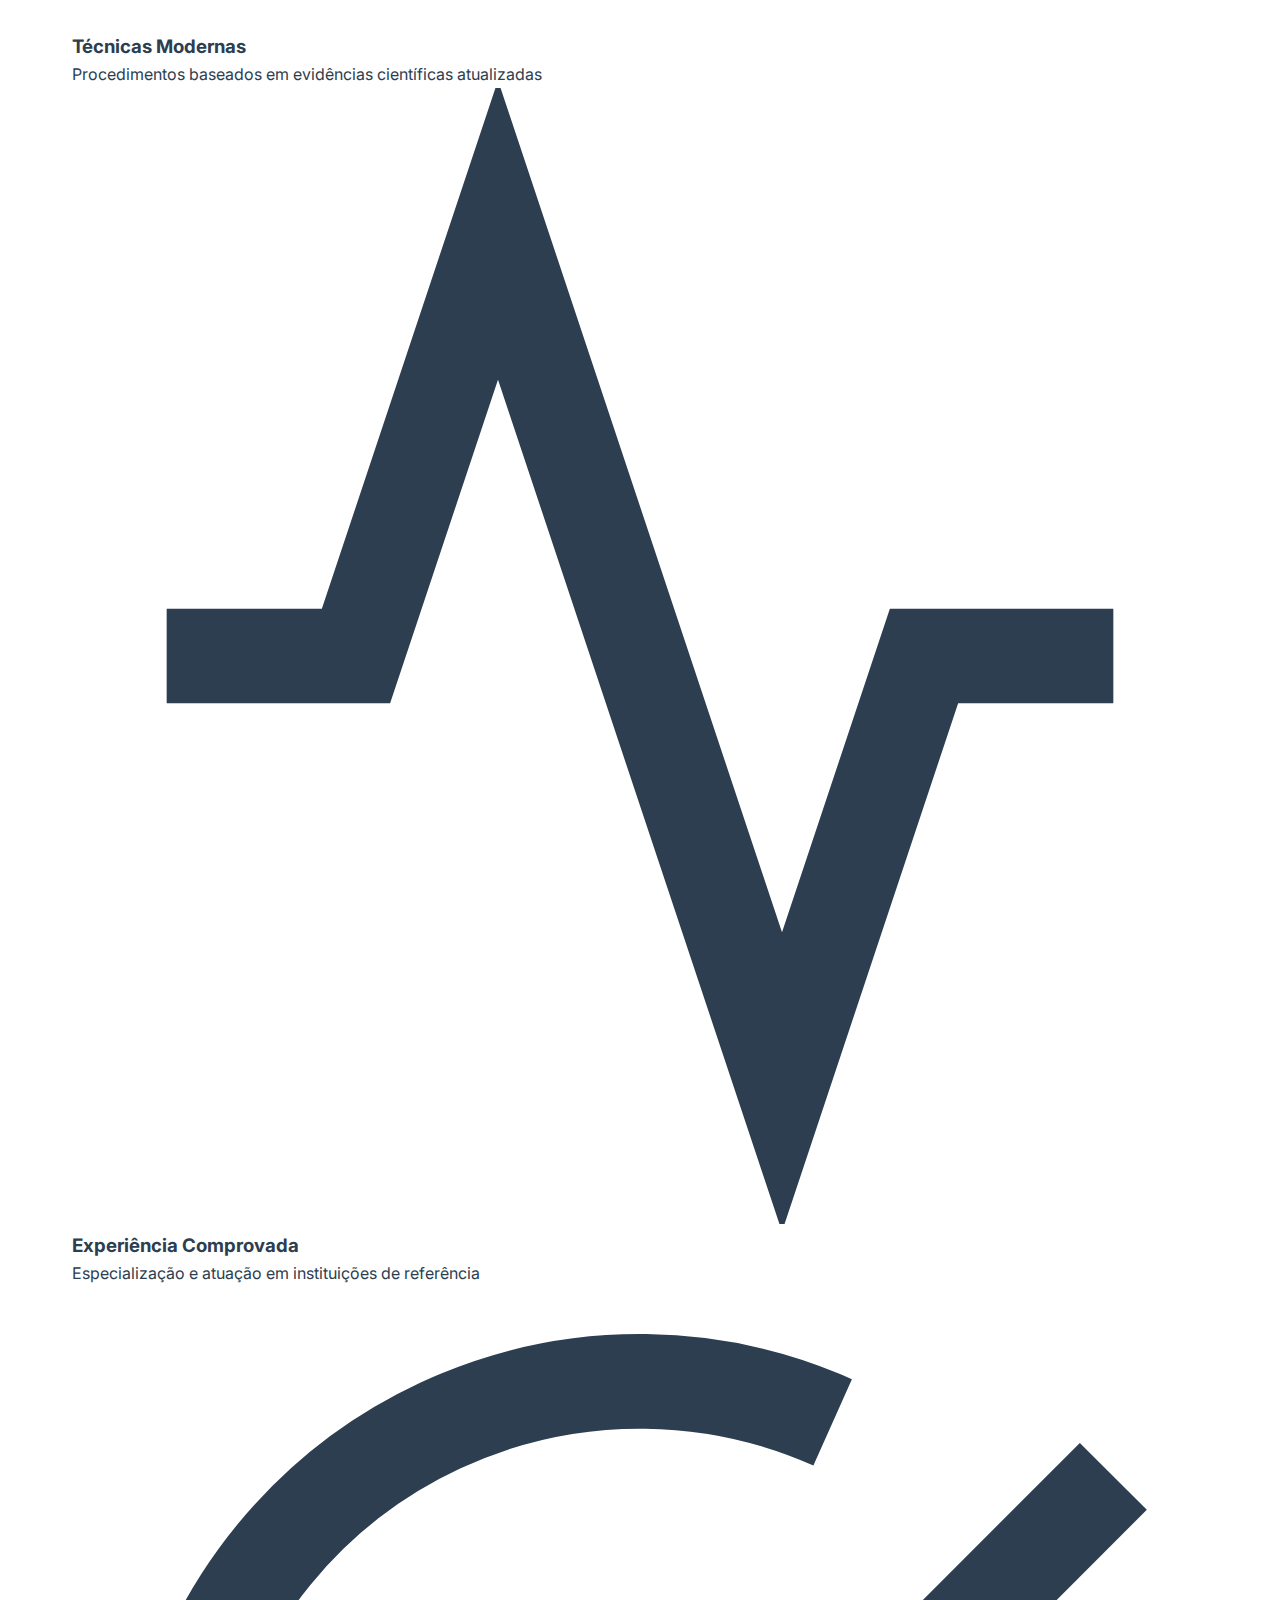
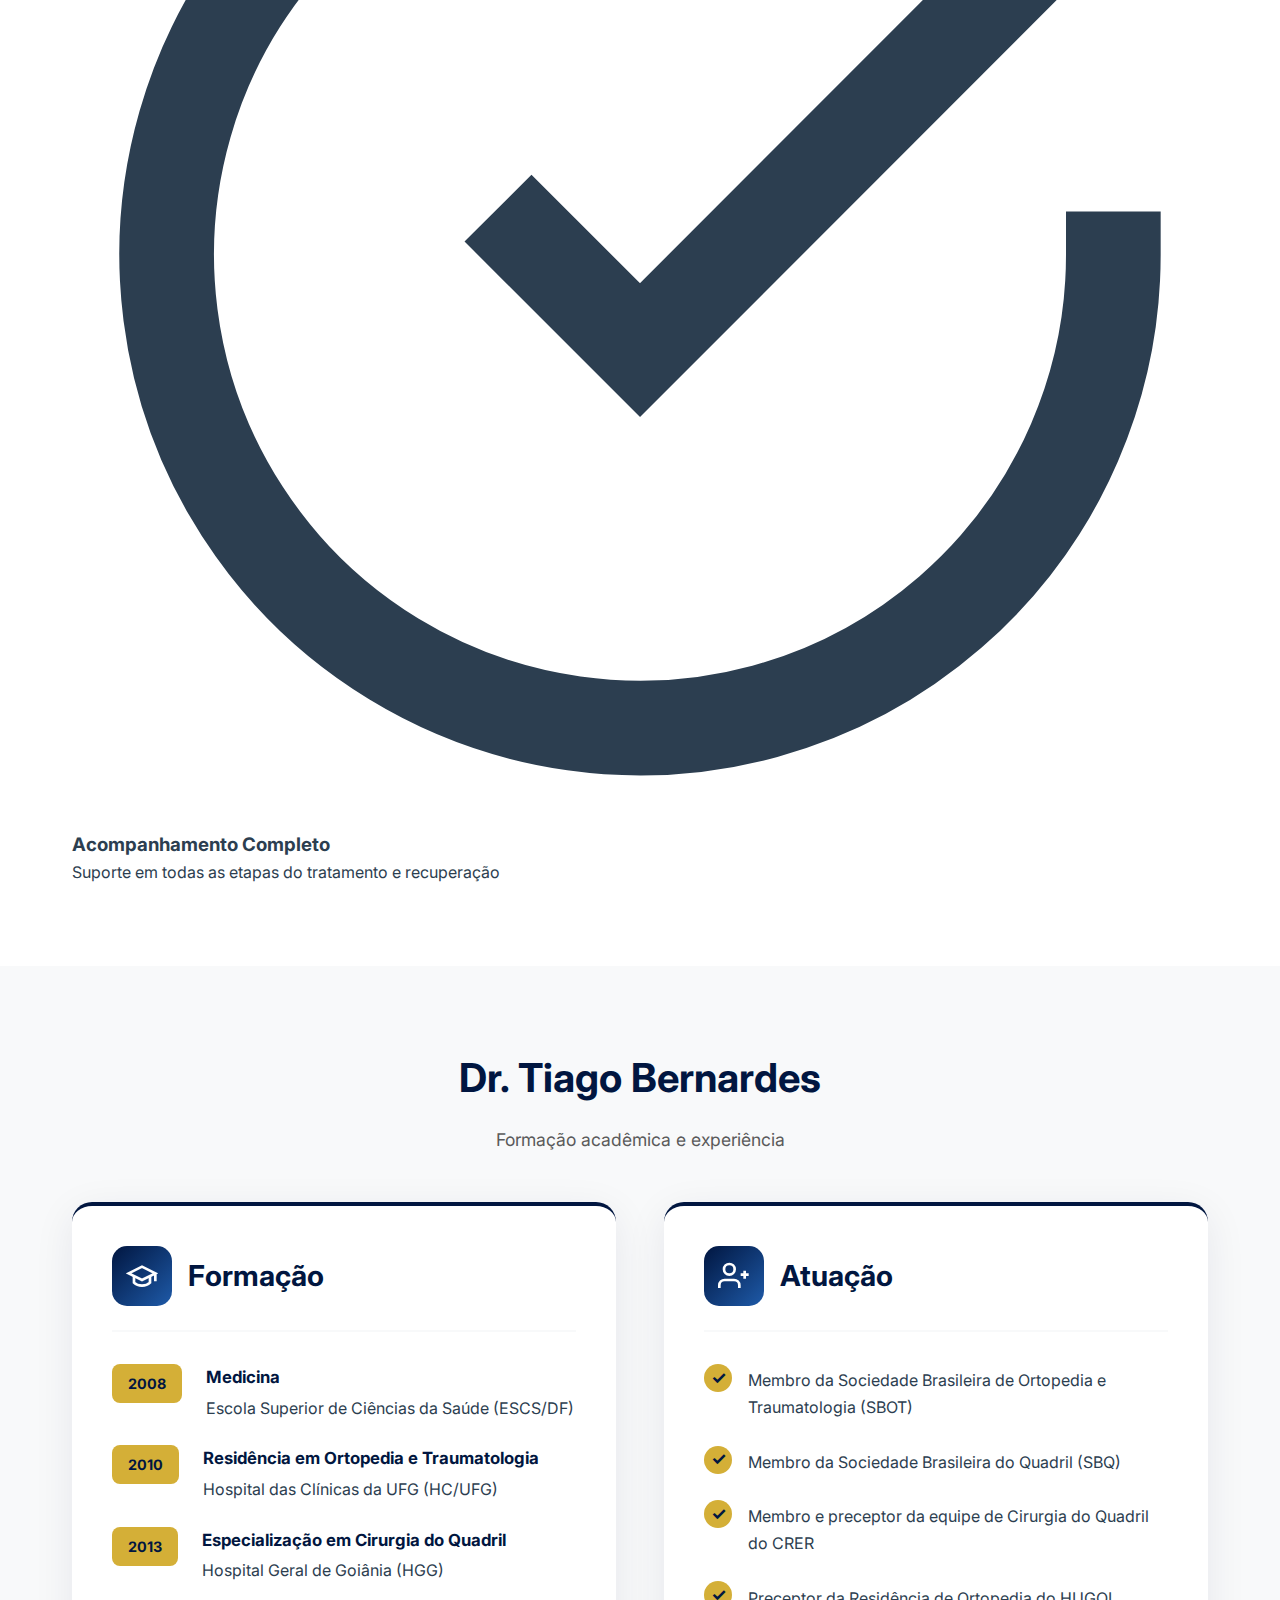
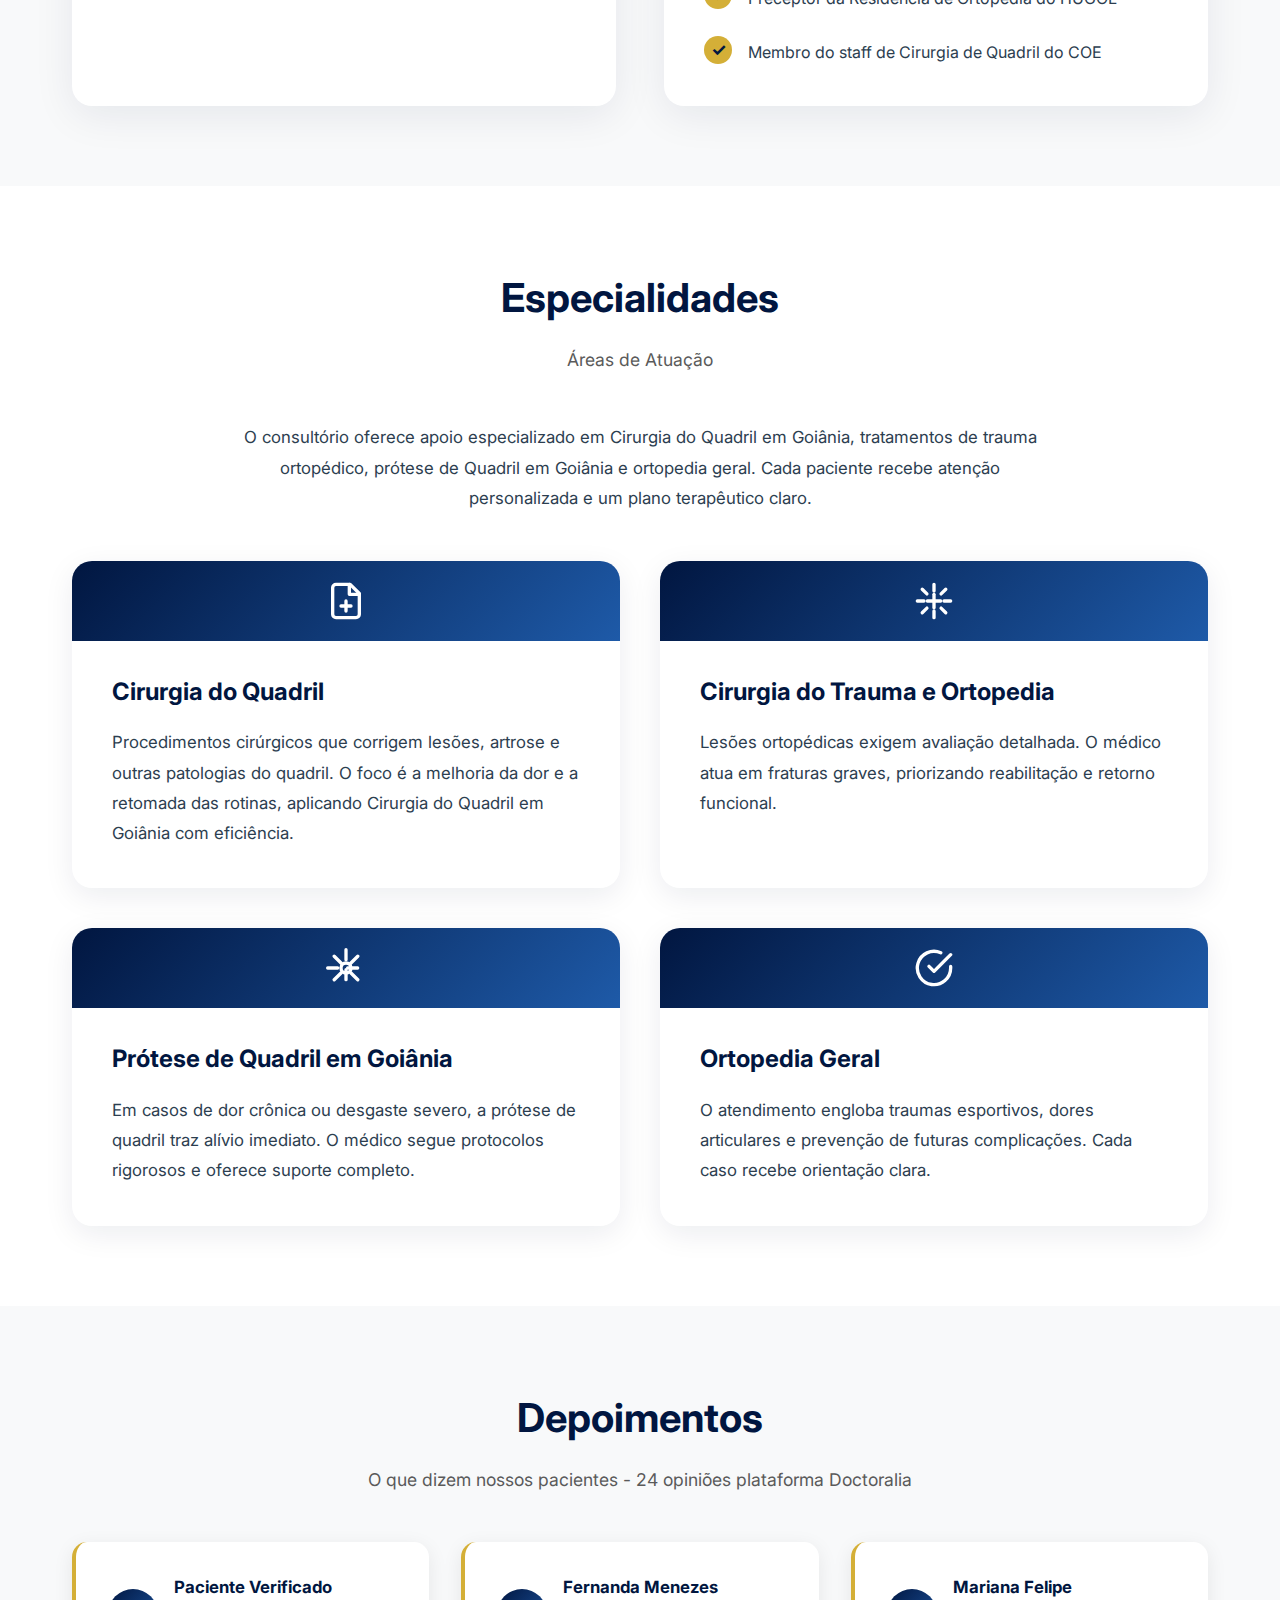
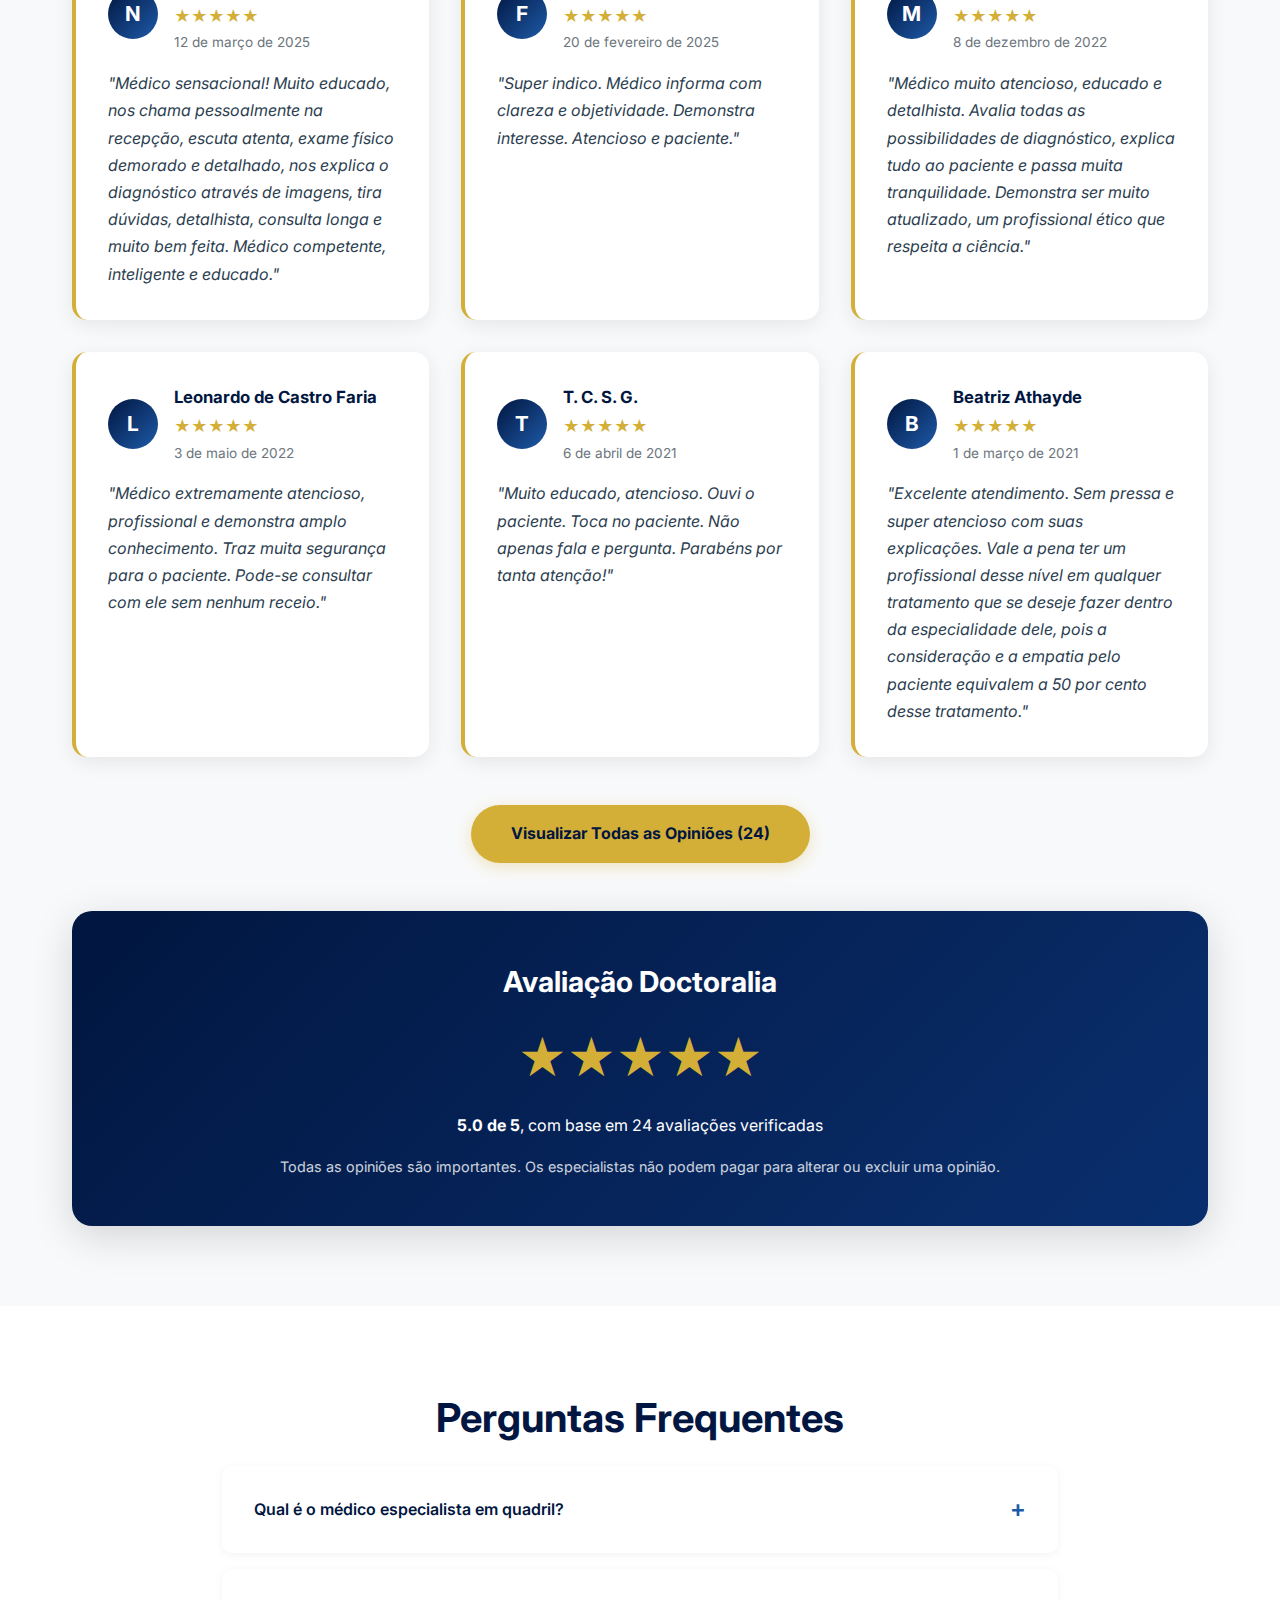
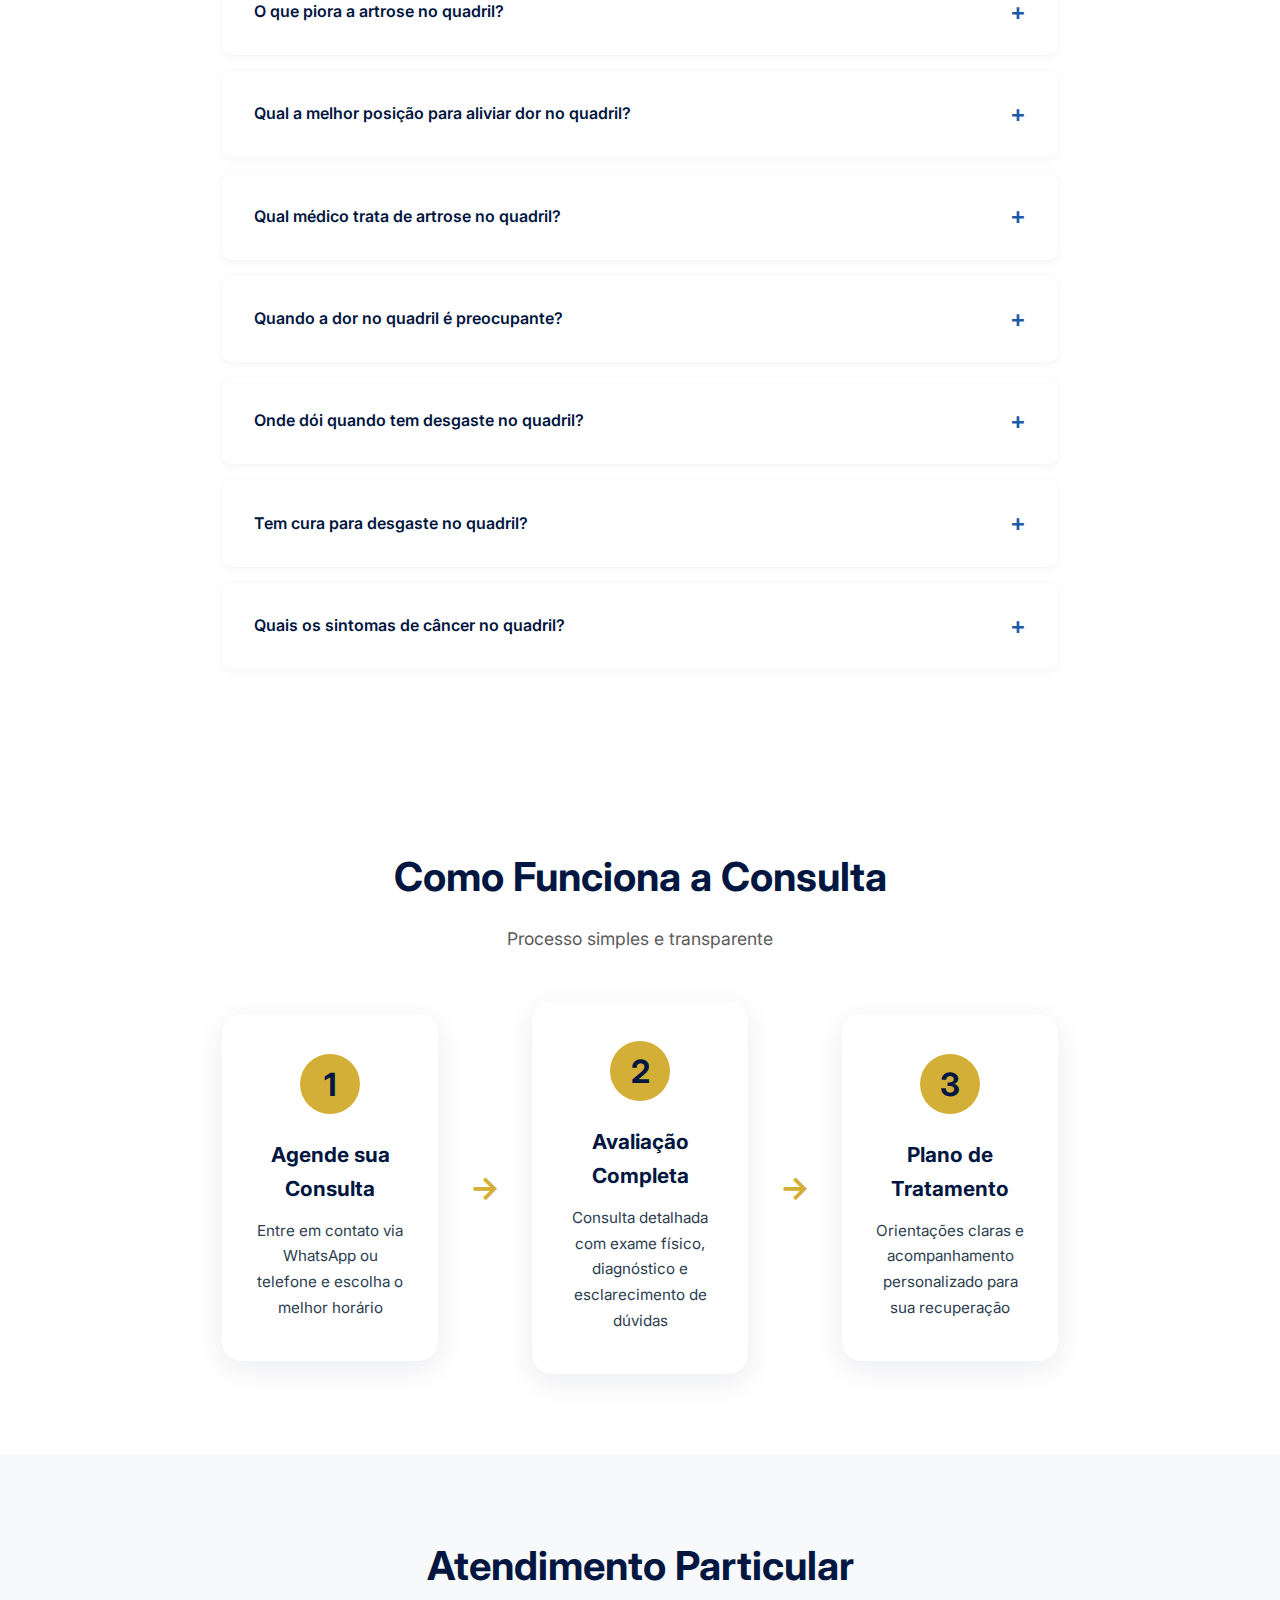
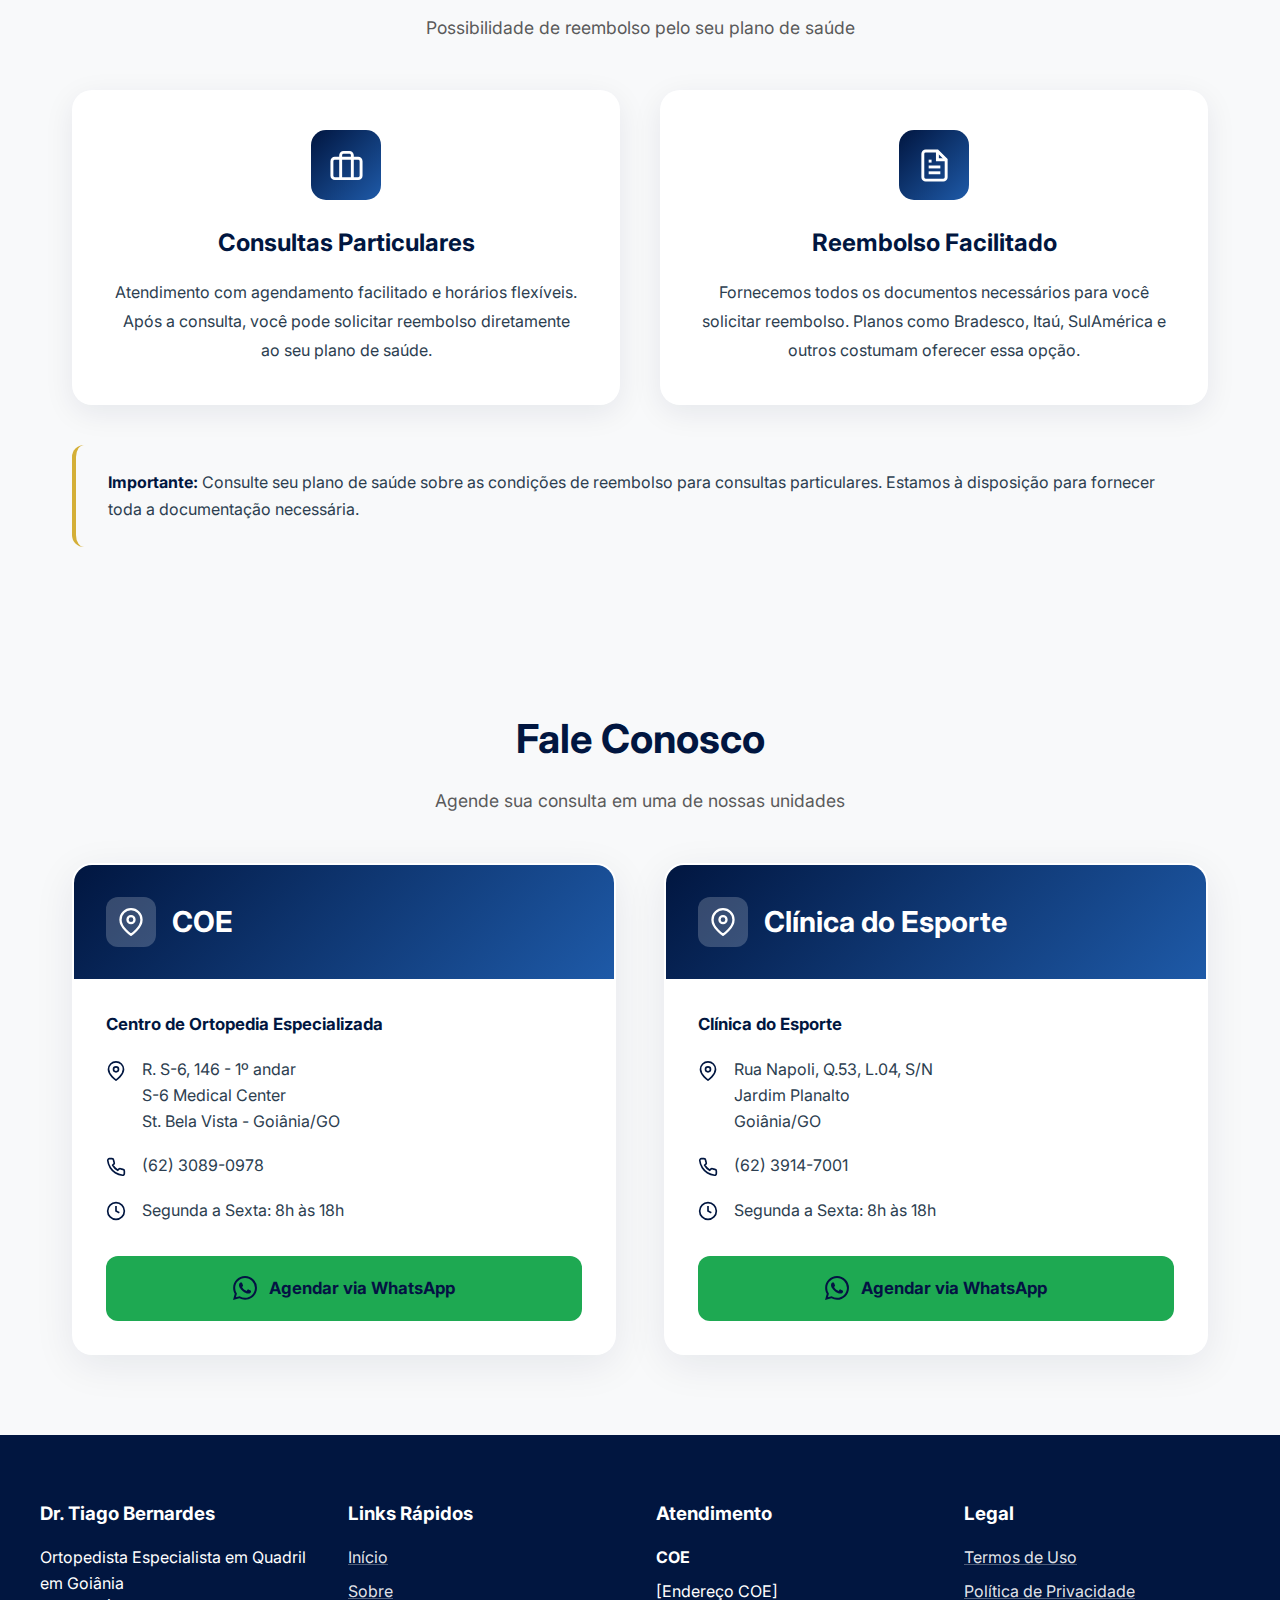
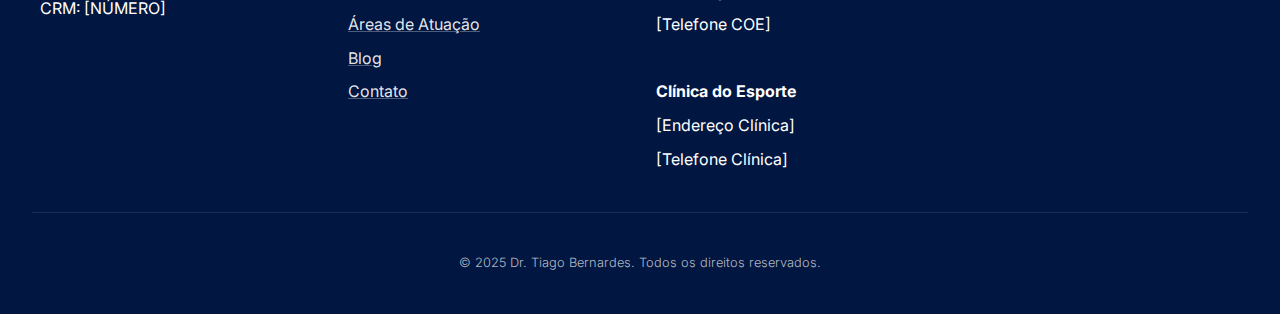
<file: index_backup.html>
<!DOCTYPE html>
<html lang="pt-BR">
<head>
    <meta charset="UTF-8">
    <meta name="viewport" content="width=device-width, initial-scale=1.0">
    <meta name="description" content="Dr. Tiago Bernardes - Ortopedista Especialista em Quadril em Goiânia. Cirurgia do Quadril, Prótese de Quadril e Ortopedia Geral.">
    <title>Dr. Tiago Bernardes - Ortopedista Especialista em Quadril em Goiânia</title>
    <link rel="icon" type="image/webp" href="/imagens/favicon-drtiago.webp">
    <link rel="preconnect" href="https://fonts.googleapis.com">
    <link rel="preconnect" href="https://fonts.gstatic.com" crossorigin>
    <link href="https://fonts.googleapis.com/css2?family=Inter:wght@400;500;600;700;800&display=swap" rel="stylesheet">
    <link rel="stylesheet" href="/css/style.css">
</head>
<body>
    <!-- Header -->
    <div id="header-placeholder"></div>

    <!-- Hero Section -->
    <div class="hero">
        <div class="container">
            <div class="hero-grid">
                <div class="hero-left">
                    <h1 class="hero-badge">ORTOPEDISTA QUADRIL GOIÂNIA</h1>
                    <h2 class="hero-title">Dr. Tiago Bernardes</h2>
                    <h3 class="hero-subtitle">Cirurgia de Quadril em Goiânia</h3>
                    <p class="hero-crm">CRM-GO: 13.658 / RQE: 8594</p>
                    <p class="hero-description">Médico ortopedista especialista em quadril comprometido com técnicas modernas e evidências científicas. O objetivo é recuperar funções, aliviar dores e valorizar o bem-estar.</p>
                    <div class="hero-buttons">
                        <a href="#contato" class="btn-primary">Agende sua Consulta</a>
                        <a href="#sobre" class="btn-secondary">Conheça Mais</a>
                    </div>
                </div>
                <div class="hero-right">
                    <div class="hero-image-container">
                        <img src="/imagens/ortopedista-especialista-em-quadril-goiania.webp" alt="Dr. Tiago Bernardes">
                        <div class="hero-badge-rating">
                            <div class="rating-stars">★★★★★</div>
                            <div class="rating-text">5.0 Avaliações</div>
                        </div>
                    </div>
                </div>
            </div>
        </div>
    </div>

    <!-- Por que escolher -->
    <section class="section">
        <div class="container">
            <h2 class="section-title">Por que escolher o Dr. Tiago Bernardes?</h2>
            <p class="section-subtitle">Diferenciais no atendimento ortopédico</p>
            
            <div class="benefits-grid">
                <div class="benefit-item">
                    <div class="benefit-icon">
                        <svg viewBox="0 0 24 24" fill="none" stroke="currentColor" stroke-width="2">
                            <path d="M20 21v-2a4 4 0 0 0-4-4H8a4 4 0 0 0-4 4v2"/>
                            <circle cx="12" cy="7" r="4"/>
                        </svg>
                    </div>
                    <h3>Atendimento Humanizado</h3>
                    <p>Escuta atenta e cuidado personalizado para cada paciente</p>
                </div>
                
                <div class="benefit-item">
                    <div class="benefit-icon">
                        <svg viewBox="0 0 24 24" fill="none" stroke="currentColor" stroke-width="2">
                            <path d="M12 2v20M17 5H9.5a3.5 3.5 0 0 0 0 7h5a3.5 3.5 0 0 1 0 7H6"/>
                        </svg>
                    </div>
                    <h3>Técnicas Modernas</h3>
                    <p>Procedimentos baseados em evidências científicas atualizadas</p>
                </div>
                
                <div class="benefit-item">
                    <div class="benefit-icon">
                        <svg viewBox="0 0 24 24" fill="none" stroke="currentColor" stroke-width="2">
                            <polyline points="22 12 18 12 15 21 9 3 6 12 2 12"/>
                        </svg>
                    </div>
                    <h3>Experiência Comprovada</h3>
                    <p>Especialização e atuação em instituições de referência</p>
                </div>
                
                <div class="benefit-item">
                    <div class="benefit-icon">
                        <svg viewBox="0 0 24 24" fill="none" stroke="currentColor" stroke-width="2">
                            <path d="M22 11.08V12a10 10 0 1 1-5.93-9.14"/>
                            <polyline points="22 4 12 14.01 9 11.01"/>
                        </svg>
                    </div>
                    <h3>Acompanhamento Completo</h3>
                    <p>Suporte em todas as etapas do tratamento e recuperação</p>
                </div>
            </div>
        </div>
    </section>

    <!-- Sobre -->
    <section class="section section-alt" id="sobre">
        <div class="container">
            <h2 class="section-title">Dr. Tiago Bernardes</h2>
            <p class="section-subtitle">Formação acadêmica e experiência</p>
            
            <div class="credentials-grid">
                <!-- Formação -->
                <div class="credentials-section">
                    <div class="credentials-header">
                        <div class="credentials-icon">
                            <svg width="32" height="32" viewBox="0 0 24 24" fill="none" stroke="currentColor" stroke-width="2">
                                <path d="M22 10v6M2 10l10-5 10 5-10 5z"/>
                                <path d="M6 12v5c3 3 9 3 12 0v-5"/>
                            </svg>
                        </div>
                        <h3>Formação</h3>
                    </div>
                    <div class="credentials-list">
                        <div class="credential-item">
                            <div class="credential-year">2008</div>
                            <div class="credential-info">
                                <strong>Medicina</strong>
                                <p>Escola Superior de Ciências da Saúde (ESCS/DF)</p>
                            </div>
                        </div>
                        <div class="credential-item">
                            <div class="credential-year">2010</div>
                            <div class="credential-info">
                                <strong>Residência em Ortopedia e Traumatologia</strong>
                                <p>Hospital das Clínicas da UFG (HC/UFG)</p>
                            </div>
                        </div>
                        <div class="credential-item">
                            <div class="credential-year">2013</div>
                            <div class="credential-info">
                                <strong>Especialização em Cirurgia do Quadril</strong>
                                <p>Hospital Geral de Goiânia (HGG)</p>
                            </div>
                        </div>
                    </div>
                </div>
                
                <!-- Atuação -->
                <div class="credentials-section">
                    <div class="credentials-header">
                        <div class="credentials-icon">
                            <svg width="32" height="32" viewBox="0 0 24 24" fill="none" stroke="currentColor" stroke-width="2">
                                <path d="M16 21v-2a4 4 0 0 0-4-4H5a4 4 0 0 0-4 4v2"/>
                                <circle cx="8.5" cy="7" r="4"/>
                                <path d="M20 8v6M23 11h-6"/>
                            </svg>
                        </div>
                        <h3>Atuação</h3>
                    </div>
                    <div class="credentials-list">
                        <div class="credential-item-simple">
                            <span class="check-icon">✓</span>
                            <p>Membro da Sociedade Brasileira de Ortopedia e Traumatologia (SBOT)</p>
                        </div>
                        <div class="credential-item-simple">
                            <span class="check-icon">✓</span>
                            <p>Membro da Sociedade Brasileira do Quadril (SBQ)</p>
                        </div>
                        <div class="credential-item-simple">
                            <span class="check-icon">✓</span>
                            <p>Membro e preceptor da equipe de Cirurgia do Quadril do CRER</p>
                        </div>
                        <div class="credential-item-simple">
                            <span class="check-icon">✓</span>
                            <p>Preceptor da Residência de Ortopedia do HUGOL</p>
                        </div>
                        <div class="credential-item-simple">
                            <span class="check-icon">✓</span>
                            <p>Membro do staff de Cirurgia de Quadril do COE</p>
                        </div>
                    </div>
                </div>
            </div>
        </div>
    </section>

    <!-- Especialidades -->
    <section class="section">
        <div class="container">
            <h2 class="section-title">Especialidades</h2>
            <p class="section-subtitle">Áreas de Atuação</p>
            <p class="section-intro">O consultório oferece apoio especializado em Cirurgia do Quadril em Goiânia, tratamentos de trauma ortopédico, prótese de Quadril em Goiânia e ortopedia geral. Cada paciente recebe atenção personalizada e um plano terapêutico claro.</p>
            
            <div class="cards-grid">
                <div class="card">
                    <div class="card-icon">
                        <svg viewBox="0 0 24 24" fill="none" stroke="currentColor" stroke-width="2" stroke-linecap="round" stroke-linejoin="round">
                            <path d="M14.5 2H6a2 2 0 0 0-2 2v16a2 2 0 0 0 2 2h12a2 2 0 0 0 2-2V7.5L14.5 2z"/>
                            <polyline points="14 2 14 8 20 8"/>
                            <line x1="12" y1="18" x2="12" y2="12"/>
                            <line x1="9" y1="15" x2="15" y2="15"/>
                        </svg>
                    </div>
                    <div class="card-content">
                        <h3>Cirurgia do Quadril</h3>
                        <p>Procedimentos cirúrgicos que corrigem lesões, artrose e outras patologias do quadril. O foco é a melhoria da dor e a retomada das rotinas, aplicando Cirurgia do Quadril em Goiânia com eficiência.</p>
                    </div>
                </div>
                <div class="card">
                    <div class="card-icon">
                        <svg viewBox="0 0 24 24" fill="none" stroke="currentColor" stroke-width="2" stroke-linecap="round" stroke-linejoin="round">
                            <path d="M12 2v4m0 12v4"/>
                            <path d="M4.93 4.93l2.83 2.83m8.48 8.48l2.83 2.83"/>
                            <path d="M2 12h4m12 0h4"/>
                            <path d="M4.93 19.07l2.83-2.83m8.48-8.48l2.83-2.83"/>
                            <line x1="8" y1="12" x2="16" y2="12"/>
                            <line x1="12" y1="8" x2="12" y2="16"/>
                        </svg>
                    </div>
                    <div class="card-content">
                        <h3>Cirurgia do Trauma e Ortopedia</h3>
                        <p>Lesões ortopédicas exigem avaliação detalhada. O médico atua em fraturas graves, priorizando reabilitação e retorno funcional.</p>
                    </div>
                </div>
                <div class="card">
                    <div class="card-icon">
                        <svg viewBox="0 0 24 24" fill="none" stroke="currentColor" stroke-width="2" stroke-linecap="round" stroke-linejoin="round">
                            <circle cx="12" cy="12" r="3"/>
                            <path d="M12 1v6m0 6v6"/>
                            <path d="m4.93 4.93 4.24 4.24m5.66 5.66 4.24 4.24"/>
                            <path d="M1 12h6m6 0h6"/>
                            <path d="m4.93 19.07 4.24-4.24m5.66-5.66 4.24-4.24"/>
                        </svg>
                    </div>
                    <div class="card-content">
                        <h3>Prótese de Quadril em Goiânia</h3>
                        <p>Em casos de dor crônica ou desgaste severo, a prótese de quadril traz alívio imediato. O médico segue protocolos rigorosos e oferece suporte completo.</p>
                    </div>
                </div>
                <div class="card">
                    <div class="card-icon">
                        <svg viewBox="0 0 24 24" fill="none" stroke="currentColor" stroke-width="2" stroke-linecap="round" stroke-linejoin="round">
                            <path d="M22 11.08V12a10 10 0 1 1-5.93-9.14"/>
                            <polyline points="22 4 12 14.01 9 11.01"/>
                        </svg>
                    </div>
                    <div class="card-content">
                        <h3>Ortopedia Geral</h3>
                        <p>O atendimento engloba traumas esportivos, dores articulares e prevenção de futuras complicações. Cada caso recebe orientação clara.</p>
                    </div>
                </div>
            </div>
        </div>
    </section>

    <!-- Depoimentos -->
    <section class="section section-alt">
        <div class="container">
            <h2 class="section-title">Depoimentos</h2>
            <p class="section-subtitle">O que dizem nossos pacientes - 24 opiniões plataforma Doctoralia</p>
            
            <div class="testimonials-grid">
                <div class="testimonial">
                    <div class="testimonial-header">
                        <div class="testimonial-avatar">N</div>
                        <div>
                            <h4>Paciente Verificado</h4>
                            <div class="stars">★★★★★</div>
                            <span class="testimonial-date">12 de março de 2025</span>
                        </div>
                    </div>
                    <p>"Médico sensacional! Muito educado, nos chama pessoalmente na recepção, escuta atenta, exame físico demorado e detalhado, nos explica o diagnóstico através de imagens, tira dúvidas, detalhista, consulta longa e muito bem feita. Médico competente, inteligente e educado."</p>
                </div>
                
                <div class="testimonial">
                    <div class="testimonial-header">
                        <div class="testimonial-avatar">F</div>
                        <div>
                            <h4>Fernanda Menezes</h4>
                            <div class="stars">★★★★★</div>
                            <span class="testimonial-date">20 de fevereiro de 2025</span>
                        </div>
                    </div>
                    <p>"Super indico. Médico informa com clareza e objetividade. Demonstra interesse. Atencioso e paciente."</p>
                </div>
                
                <div class="testimonial">
                    <div class="testimonial-header">
                        <div class="testimonial-avatar">M</div>
                        <div>
                            <h4>Mariana Felipe</h4>
                            <div class="stars">★★★★★</div>
                            <span class="testimonial-date">8 de dezembro de 2022</span>
                        </div>
                    </div>
                    <p>"Médico muito atencioso, educado e detalhista. Avalia todas as possibilidades de diagnóstico, explica tudo ao paciente e passa muita tranquilidade. Demonstra ser muito atualizado, um profissional ético que respeita a ciência."</p>
                </div>
                
                <div class="testimonial">
                    <div class="testimonial-header">
                        <div class="testimonial-avatar">L</div>
                        <div>
                            <h4>Leonardo de Castro Faria</h4>
                            <div class="stars">★★★★★</div>
                            <span class="testimonial-date">3 de maio de 2022</span>
                        </div>
                    </div>
                    <p>"Médico extremamente atencioso, profissional e demonstra amplo conhecimento. Traz muita segurança para o paciente. Pode-se consultar com ele sem nenhum receio."</p>
                </div>
                
                <div class="testimonial">
                    <div class="testimonial-header">
                        <div class="testimonial-avatar">T</div>
                        <div>
                            <h4>T. C. S. G.</h4>
                            <div class="stars">★★★★★</div>
                            <span class="testimonial-date">6 de abril de 2021</span>
                        </div>
                    </div>
                    <p>"Muito educado, atencioso. Ouvi o paciente. Toca no paciente. Não apenas fala e pergunta. Parabéns por tanta atenção!"</p>
                </div>
                
                <div class="testimonial">
                    <div class="testimonial-header">
                        <div class="testimonial-avatar">B</div>
                        <div>
                            <h4>Beatriz Athayde</h4>
                            <div class="stars">★★★★★</div>
                            <span class="testimonial-date">1 de março de 2021</span>
                        </div>
                    </div>
                    <p>"Excelente atendimento. Sem pressa e super atencioso com suas explicações. Vale a pena ter um profissional desse nível em qualquer tratamento que se deseje fazer dentro da especialidade dele, pois a consideração e a empatia pelo paciente equivalem a 50 por cento desse tratamento."</p>
                </div>
            </div>
            
            <div class="testimonials-cta">
                <a href="https://www.doctoralia.com.br/tiago-augusto-di-macedo-bernardes/ortopedista-traumatologista/goiania#profile-reviews" class="btn-primary" target="_blank" rel="noopener">Visualizar Todas as Opiniões (24)</a>
            </div>
            
            <div class="google-rating">
                <h3>Avaliação Doctoralia</h3>
                <div class="rating-large">★★★★★</div>
                <p><strong>5.0 de 5</strong>, com base em 24 avaliações verificadas</p>
                <p class="rating-note">Todas as opiniões são importantes. Os especialistas não podem pagar para alterar ou excluir uma opinião.</p>
            </div>
        </div>
    </section>

    <!-- FAQ -->
    <section class="section">
        <div class="container-narrow">
            <h2 class="section-title">Perguntas Frequentes</h2>
            
            <div class="faq-list">
                <div class="faq-item">
                    <div class="faq-question">
                        <span>Qual é o médico especialista em quadril?</span>
                        <span class="faq-icon">+</span>
                    </div>
                    <div class="faq-answer">
                        <p>É o ortopedista focado em patologias do quadril, com experiência em diagnósticos e tratamentos para preservar a mobilidade. Em Goiânia, um Ortopedista especialista em quadril atende casos simples e complexos.</p>
                    </div>
                </div>

                <div class="faq-item">
                    <div class="faq-question">
                        <span>O que piora a artrose no quadril?</span>
                        <span class="faq-icon">+</span>
                    </div>
                    <div class="faq-answer">
                        <p>Excesso de peso, repetição de movimentos com alto impacto e ausência de fortalecimento muscular podem agravar o desgaste na articulação.</p>
                    </div>
                </div>

                <div class="faq-item">
                    <div class="faq-question">
                        <span>Qual a melhor posição para aliviar dor no quadril?</span>
                        <span class="faq-icon">+</span>
                    </div>
                    <div class="faq-answer">
                        <p>Muitas pessoas deitam de lado com um travesseiro entre as pernas, pois isso reduz a pressão e ameniza o desconforto.</p>
                    </div>
                </div>

                <div class="faq-item">
                    <div class="faq-question">
                        <span>Qual médico trata de artrose no quadril?</span>
                        <span class="faq-icon">+</span>
                    </div>
                    <div class="faq-answer">
                        <p>O ortopedista especialista em quadril avalia o estágio da artrose e sugere soluções clínicas ou cirúrgicas, observando a evolução do tratamento.</p>
                    </div>
                </div>

                <div class="faq-item">
                    <div class="faq-question">
                        <span>Quando a dor no quadril é preocupante?</span>
                        <span class="faq-icon">+</span>
                    </div>
                    <div class="faq-answer">
                        <p>Se for intensa, constante, afetar tarefas diárias ou surgir inchaço, uma análise com um especialista em quadril em Goiânia pode ser necessária.</p>
                    </div>
                </div>

                <div class="faq-item">
                    <div class="faq-question">
                        <span>Onde dói quando tem desgaste no quadril?</span>
                        <span class="faq-icon">+</span>
                    </div>
                    <div class="faq-answer">
                        <p>A dor costuma aparecer na virilha, na parte lateral do quadril ou na coxa, com possível irradiação até o joelho.</p>
                    </div>
                </div>

                <div class="faq-item">
                    <div class="faq-question">
                        <span>Tem cura para desgaste no quadril?</span>
                        <span class="faq-icon">+</span>
                    </div>
                    <div class="faq-answer">
                        <p>A prótese de quadril pode ser uma opção em casos avançados. Esse procedimento alivia a dor e restaura a mobilidade, ajudando a retomar a rotina.</p>
                    </div>
                </div>

                <div class="faq-item">
                    <div class="faq-question">
                        <span>Quais os sintomas de câncer no quadril?</span>
                        <span class="faq-icon">+</span>
                    </div>
                    <div class="faq-answer">
                        <p>Dor frequente, inchaço, fraqueza e perda de peso sem razão clara podem aparecer. A avaliação precoce é fundamental para um diagnóstico correto.</p>
                    </div>
                </div>
            </div>
        </div>
    </section>

    <!-- Como funciona -->
    <section class="section">
        <div class="container-narrow">
            <h2 class="section-title">Como Funciona a Consulta</h2>
            <p class="section-subtitle">Processo simples e transparente</p>
            
            <div class="steps-grid">
                <div class="step-item">
                    <div class="step-number">1</div>
                    <h3>Agende sua Consulta</h3>
                    <p>Entre em contato via WhatsApp ou telefone e escolha o melhor horário</p>
                </div>
                
                <div class="step-arrow">→</div>
                
                <div class="step-item">
                    <div class="step-number">2</div>
                    <h3>Avaliação Completa</h3>
                    <p>Consulta detalhada com exame físico, diagnóstico e esclarecimento de dúvidas</p>
                </div>
                
                <div class="step-arrow">→</div>
                
                <div class="step-item">
                    <div class="step-number">3</div>
                    <h3>Plano de Tratamento</h3>
                    <p>Orientações claras e acompanhamento personalizado para sua recuperação</p>
                </div>
            </div>
        </div>
    </section>

    <!-- Planos de Saúde -->
    <section class="section section-alt">
        <div class="container">
            <h2 class="section-title">Atendimento Particular</h2>
            <p class="section-subtitle">Possibilidade de reembolso pelo seu plano de saúde</p>
            
            <div class="insurance-info">
                <div class="insurance-card">
                    <div class="insurance-icon">
                        <svg viewBox="0 0 24 24" fill="none" stroke="currentColor" stroke-width="2">
                            <rect x="2" y="7" width="20" height="14" rx="2" ry="2"/>
                            <path d="M16 21V5a2 2 0 0 0-2-2h-4a2 2 0 0 0-2 2v16"/>
                        </svg>
                    </div>
                    <h3>Consultas Particulares</h3>
                    <p>Atendimento com agendamento facilitado e horários flexíveis. Após a consulta, você pode solicitar reembolso diretamente ao seu plano de saúde.</p>
                </div>
                
                <div class="insurance-card">
                    <div class="insurance-icon">
                        <svg viewBox="0 0 24 24" fill="none" stroke="currentColor" stroke-width="2">
                            <path d="M14 2H6a2 2 0 0 0-2 2v16a2 2 0 0 0 2 2h12a2 2 0 0 0 2-2V8z"/>
                            <polyline points="14 2 14 8 20 8"/>
                            <line x1="16" y1="13" x2="8" y2="13"/>
                            <line x1="16" y1="17" x2="8" y2="17"/>
                            <polyline points="10 9 9 9 8 9"/>
                        </svg>
                    </div>
                    <h3>Reembolso Facilitado</h3>
                    <p>Fornecemos todos os documentos necessários para você solicitar reembolso. Planos como Bradesco, Itaú, SulAmérica e outros costumam oferecer essa opção.</p>
                </div>
            </div>
            
            <div class="insurance-note">
                <p><strong>Importante:</strong> Consulte seu plano de saúde sobre as condições de reembolso para consultas particulares. Estamos à disposição para fornecer toda a documentação necessária.</p>
            </div>
        </div>
    </section>

    <!-- Contato -->
    <section class="section section-alt" id="contato">
        <div class="container">
            <h2 class="section-title">Fale Conosco</h2>
            <p class="section-subtitle">Agende sua consulta em uma de nossas unidades</p>
            
            <div class="contact-grid">
                <div class="contact-card">
                    <div class="contact-header">
                        <div class="contact-icon">
                            <svg viewBox="0 0 24 24" fill="none" stroke="currentColor" stroke-width="2">
                                <path d="M21 10c0 7-9 13-9 13s-9-6-9-13a9 9 0 0 1 18 0z"/>
                                <circle cx="12" cy="10" r="3"/>
                            </svg>
                        </div>
                        <h3>COE</h3>
                    </div>
                    <div class="contact-info">
                        <div class="info-item">
                            <strong>Centro de Ortopedia Especializada</strong>
                        </div>
                        <div class="info-item">
                            <svg viewBox="0 0 24 24" fill="none" stroke="currentColor" stroke-width="2">
                                <path d="M21 10c0 7-9 13-9 13s-9-6-9-13a9 9 0 0 1 18 0z"/>
                                <circle cx="12" cy="10" r="3"/>
                            </svg>
                            <span>R. S-6, 146 - 1º andar<br>S-6 Medical Center<br>St. Bela Vista - Goiânia/GO</span>
                        </div>
                        <div class="info-item">
                            <svg viewBox="0 0 24 24" fill="none" stroke="currentColor" stroke-width="2">
                                <path d="M22 16.92v3a2 2 0 0 1-2.18 2 19.79 19.79 0 0 1-8.63-3.07 19.5 19.5 0 0 1-6-6 19.79 19.79 0 0 1-3.07-8.67A2 2 0 0 1 4.11 2h3a2 2 0 0 1 2 1.72 12.84 12.84 0 0 0 .7 2.81 2 2 0 0 1-.45 2.11L8.09 9.91a16 16 0 0 0 6 6l1.27-1.27a2 2 0 0 1 2.11-.45 12.84 12.84 0 0 0 2.81.7A2 2 0 0 1 22 16.92z"/>
                            </svg>
                            <span>(62) 3089-0978</span>
                        </div>
                        <div class="info-item">
                            <svg viewBox="0 0 24 24" fill="none" stroke="currentColor" stroke-width="2">
                                <circle cx="12" cy="12" r="10"/>
                                <polyline points="12 6 12 12 16 14"/>
                            </svg>
                            <span>Segunda a Sexta: 8h às 18h</span>
                        </div>
                    </div>
                    <a href="https://wa.me/5562986600978?text=Olá,%20gostaria%20de%20agendar%20uma%20consulta%20no%20COE" class="contact-btn" target="_blank">
                        <svg viewBox="0 0 24 24" fill="currentColor">
                            <path d="M17.472 14.382c-.297-.149-1.758-.867-2.03-.967-.273-.099-.471-.148-.67.15-.197.297-.767.966-.94 1.164-.173.199-.347.223-.644.075-.297-.15-1.255-.463-2.39-1.475-.883-.788-1.48-1.761-1.653-2.059-.173-.297-.018-.458.13-.606.134-.133.298-.347.446-.52.149-.174.198-.298.298-.497.099-.198.05-.371-.025-.52-.075-.149-.669-1.612-.916-2.207-.242-.579-.487-.5-.669-.51-.173-.008-.371-.01-.57-.01-.198 0-.52.074-.792.372-.272.297-1.04 1.016-1.04 2.479 0 1.462 1.065 2.875 1.213 3.074.149.198 2.096 3.2 5.077 4.487.709.306 1.262.489 1.694.625.712.227 1.36.195 1.871.118.571-.085 1.758-.719 2.006-1.413.248-.694.248-1.289.173-1.413-.074-.124-.272-.198-.57-.347m-5.421 7.403h-.004a9.87 9.87 0 01-5.031-1.378l-.361-.214-3.741.982.998-3.648-.235-.374a9.86 9.86 0 01-1.51-5.26c.001-5.45 4.436-9.884 9.888-9.884 2.64 0 5.122 1.03 6.988 2.898a9.825 9.825 0 012.893 6.994c-.003 5.45-4.437 9.884-9.885 9.884m8.413-18.297A11.815 11.815 0 0012.05 0C5.495 0 .16 5.335.157 11.892c0 2.096.547 4.142 1.588 5.945L.057 24l6.305-1.654a11.882 11.882 0 005.683 1.448h.005c6.554 0 11.89-5.335 11.893-11.893a11.821 11.821 0 00-3.48-8.413Z"/>
                        </svg>
                        Agendar via WhatsApp
                    </a>
                </div>
                
                <div class="contact-card">
                    <div class="contact-header">
                        <div class="contact-icon">
                            <svg viewBox="0 0 24 24" fill="none" stroke="currentColor" stroke-width="2">
                                <path d="M21 10c0 7-9 13-9 13s-9-6-9-13a9 9 0 0 1 18 0z"/>
                                <circle cx="12" cy="10" r="3"/>
                            </svg>
                        </div>
                        <h3>Clínica do Esporte</h3>
                    </div>
                    <div class="contact-info">
                        <div class="info-item">
                            <strong>Clínica do Esporte</strong>
                        </div>
                        <div class="info-item">
                            <svg viewBox="0 0 24 24" fill="none" stroke="currentColor" stroke-width="2">
                                <path d="M21 10c0 7-9 13-9 13s-9-6-9-13a9 9 0 0 1 18 0z"/>
                                <circle cx="12" cy="10" r="3"/>
                            </svg>
                            <span>Rua Napoli, Q.53, L.04, S/N<br>Jardim Planalto<br>Goiânia/GO</span>
                        </div>
                        <div class="info-item">
                            <svg viewBox="0 0 24 24" fill="none" stroke="currentColor" stroke-width="2">
                                <path d="M22 16.92v3a2 2 0 0 1-2.18 2 19.79 19.79 0 0 1-8.63-3.07 19.5 19.5 0 0 1-6-6 19.79 19.79 0 0 1-3.07-8.67A2 2 0 0 1 4.11 2h3a2 2 0 0 1 2 1.72 12.84 12.84 0 0 0 .7 2.81 2 2 0 0 1-.45 2.11L8.09 9.91a16 16 0 0 0 6 6l1.27-1.27a2 2 0 0 1 2.11-.45 12.84 12.84 0 0 0 2.81.7A2 2 0 0 1 22 16.92z"/>
                            </svg>
                            <span>(62) 3914-7001</span>
                        </div>
                        <div class="info-item">
                            <svg viewBox="0 0 24 24" fill="none" stroke="currentColor" stroke-width="2">
                                <circle cx="12" cy="12" r="10"/>
                                <polyline points="12 6 12 12 16 14"/>
                            </svg>
                            <span>Segunda a Sexta: 8h às 18h</span>
                        </div>
                    </div>
                    <a href="https://wa.me/5562986600978?text=Olá,%20gostaria%20de%20agendar%20uma%20consulta%20na%20Clínica%20do%20Esporte" class="contact-btn" target="_blank">
                        <svg viewBox="0 0 24 24" fill="currentColor">
                            <path d="M17.472 14.382c-.297-.149-1.758-.867-2.03-.967-.273-.099-.471-.148-.67.15-.197.297-.767.966-.94 1.164-.173.199-.347.223-.644.075-.297-.15-1.255-.463-2.39-1.475-.883-.788-1.48-1.761-1.653-2.059-.173-.297-.018-.458.13-.606.134-.133.298-.347.446-.52.149-.174.198-.298.298-.497.099-.198.05-.371-.025-.52-.075-.149-.669-1.612-.916-2.207-.242-.579-.487-.5-.669-.51-.173-.008-.371-.01-.57-.01-.198 0-.52.074-.792.372-.272.297-1.04 1.016-1.04 2.479 0 1.462 1.065 2.875 1.213 3.074.149.198 2.096 3.2 5.077 4.487.709.306 1.262.489 1.694.625.712.227 1.36.195 1.871.118.571-.085 1.758-.719 2.006-1.413.248-.694.248-1.289.173-1.413-.074-.124-.272-.198-.57-.347m-5.421 7.403h-.004a9.87 9.87 0 01-5.031-1.378l-.361-.214-3.741.982.998-3.648-.235-.374a9.86 9.86 0 01-1.51-5.26c.001-5.45 4.436-9.884 9.888-9.884 2.64 0 5.122 1.03 6.988 2.898a9.825 9.825 0 012.893 6.994c-.003 5.45-4.437 9.884-9.885 9.884m8.413-18.297A11.815 11.815 0 0012.05 0C5.495 0 .16 5.335.157 11.892c0 2.096.547 4.142 1.588 5.945L.057 24l6.305-1.654a11.882 11.882 0 005.683 1.448h.005c6.554 0 11.89-5.335 11.893-11.893a11.821 11.821 0 00-3.48-8.413Z"/>
                        </svg>
                        Agendar via WhatsApp
                    </a>
                </div>
            </div>
        </div>
    </section>

    <!-- Footer -->
    <div id="footer-placeholder"></div>

    <script src="/js/main.js"></script>
    <script>
        fetch('/components/header.html')
            .then(response => response.text())
            .then(data => document.getElementById('header-placeholder').innerHTML = data)
            .then(() => {
                const menuToggle = document.querySelector('.menu-toggle');
                const navMenu = document.querySelector('nav ul');
                if (menuToggle) {
                    menuToggle.addEventListener('click', function() {
                        navMenu.classList.toggle('active');
                    });
                }
            });

        fetch('/components/footer.html')
            .then(response => response.text())
            .then(data => document.getElementById('footer-placeholder').innerHTML = data);
    </script>
</body>
</html>
</file>
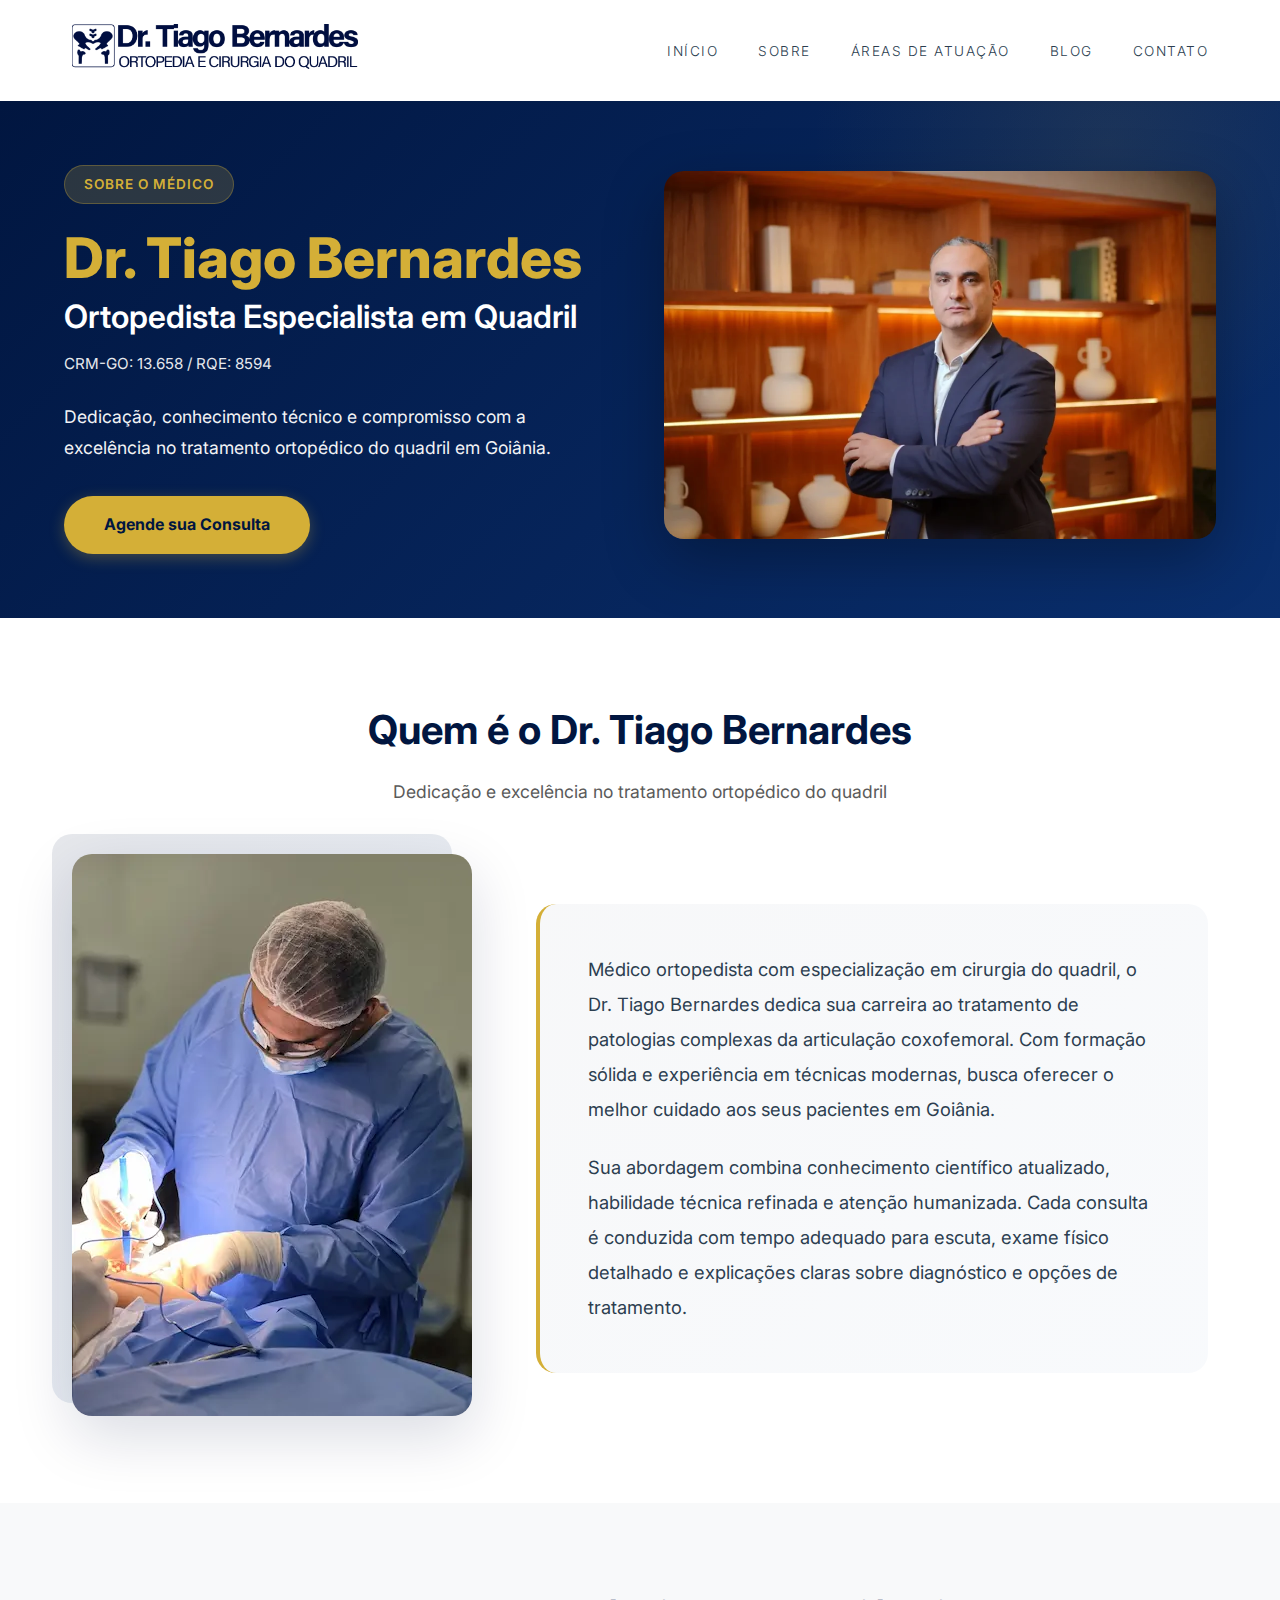
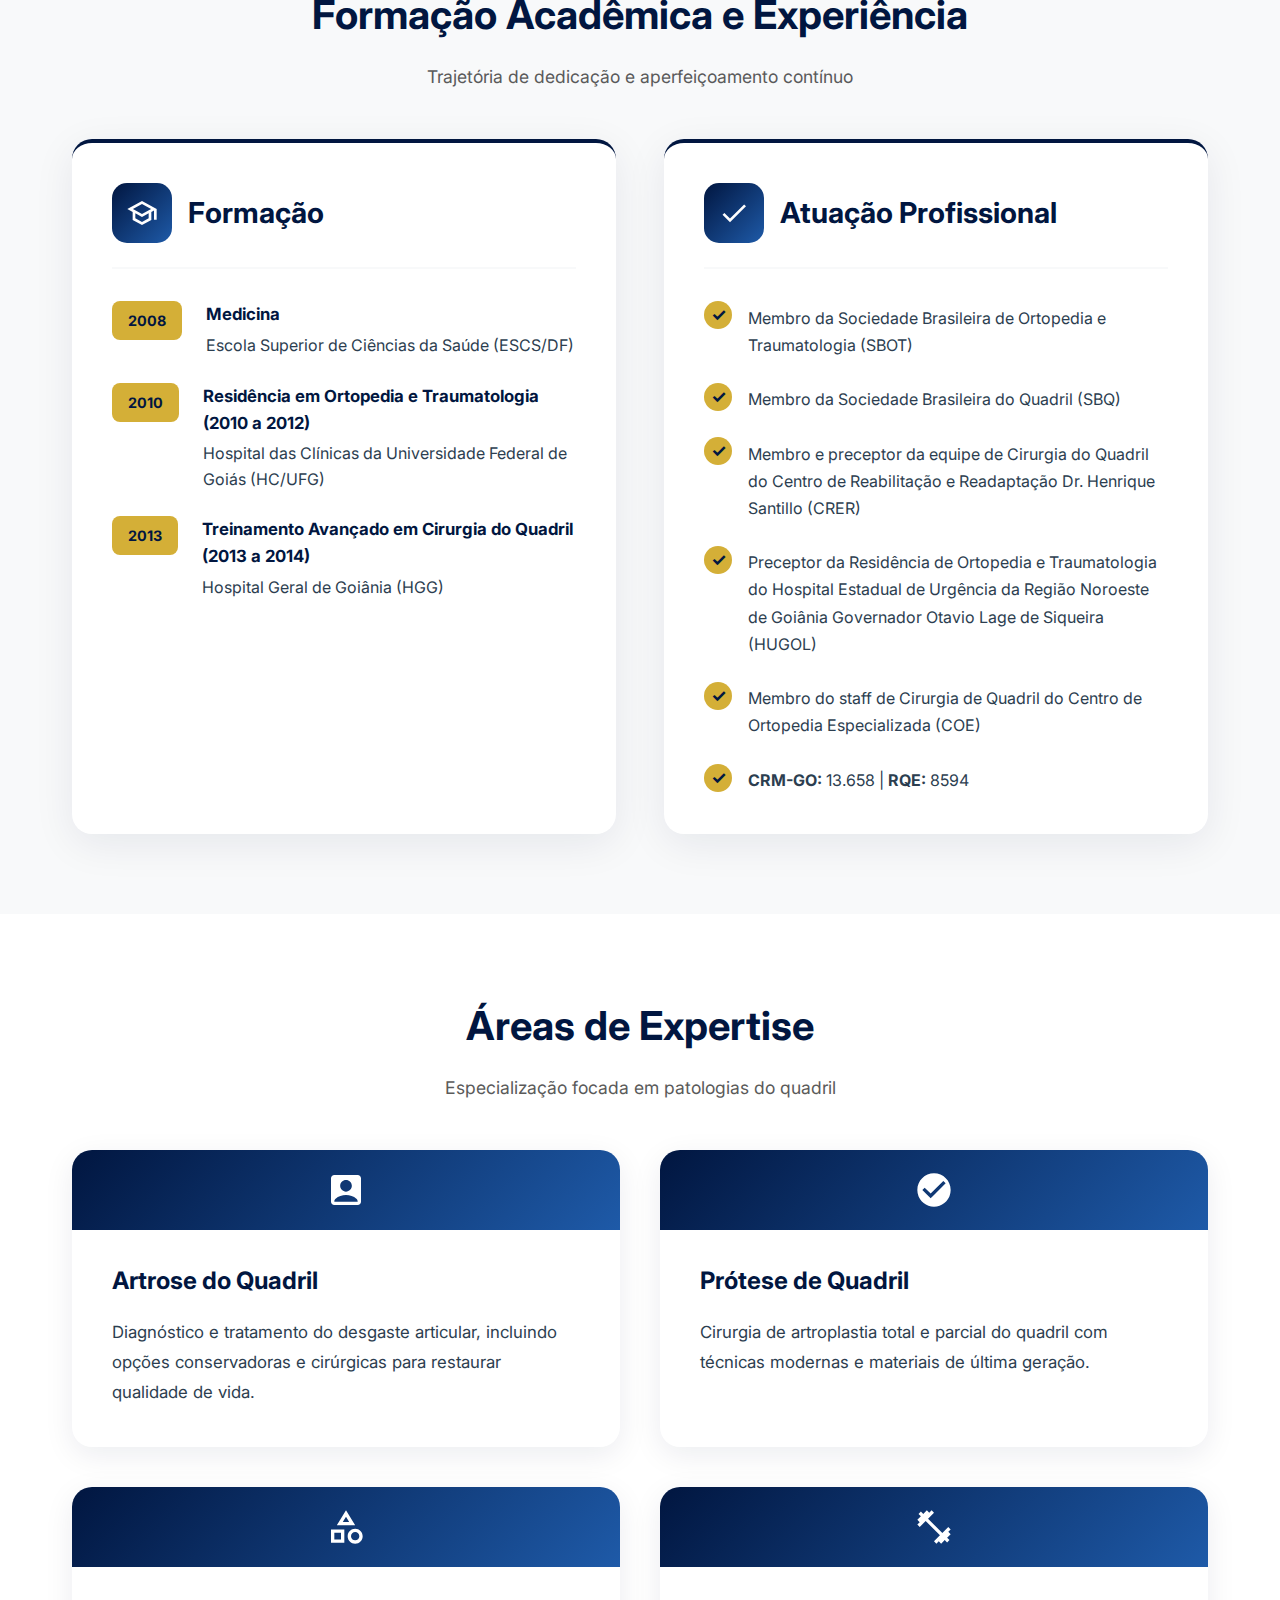
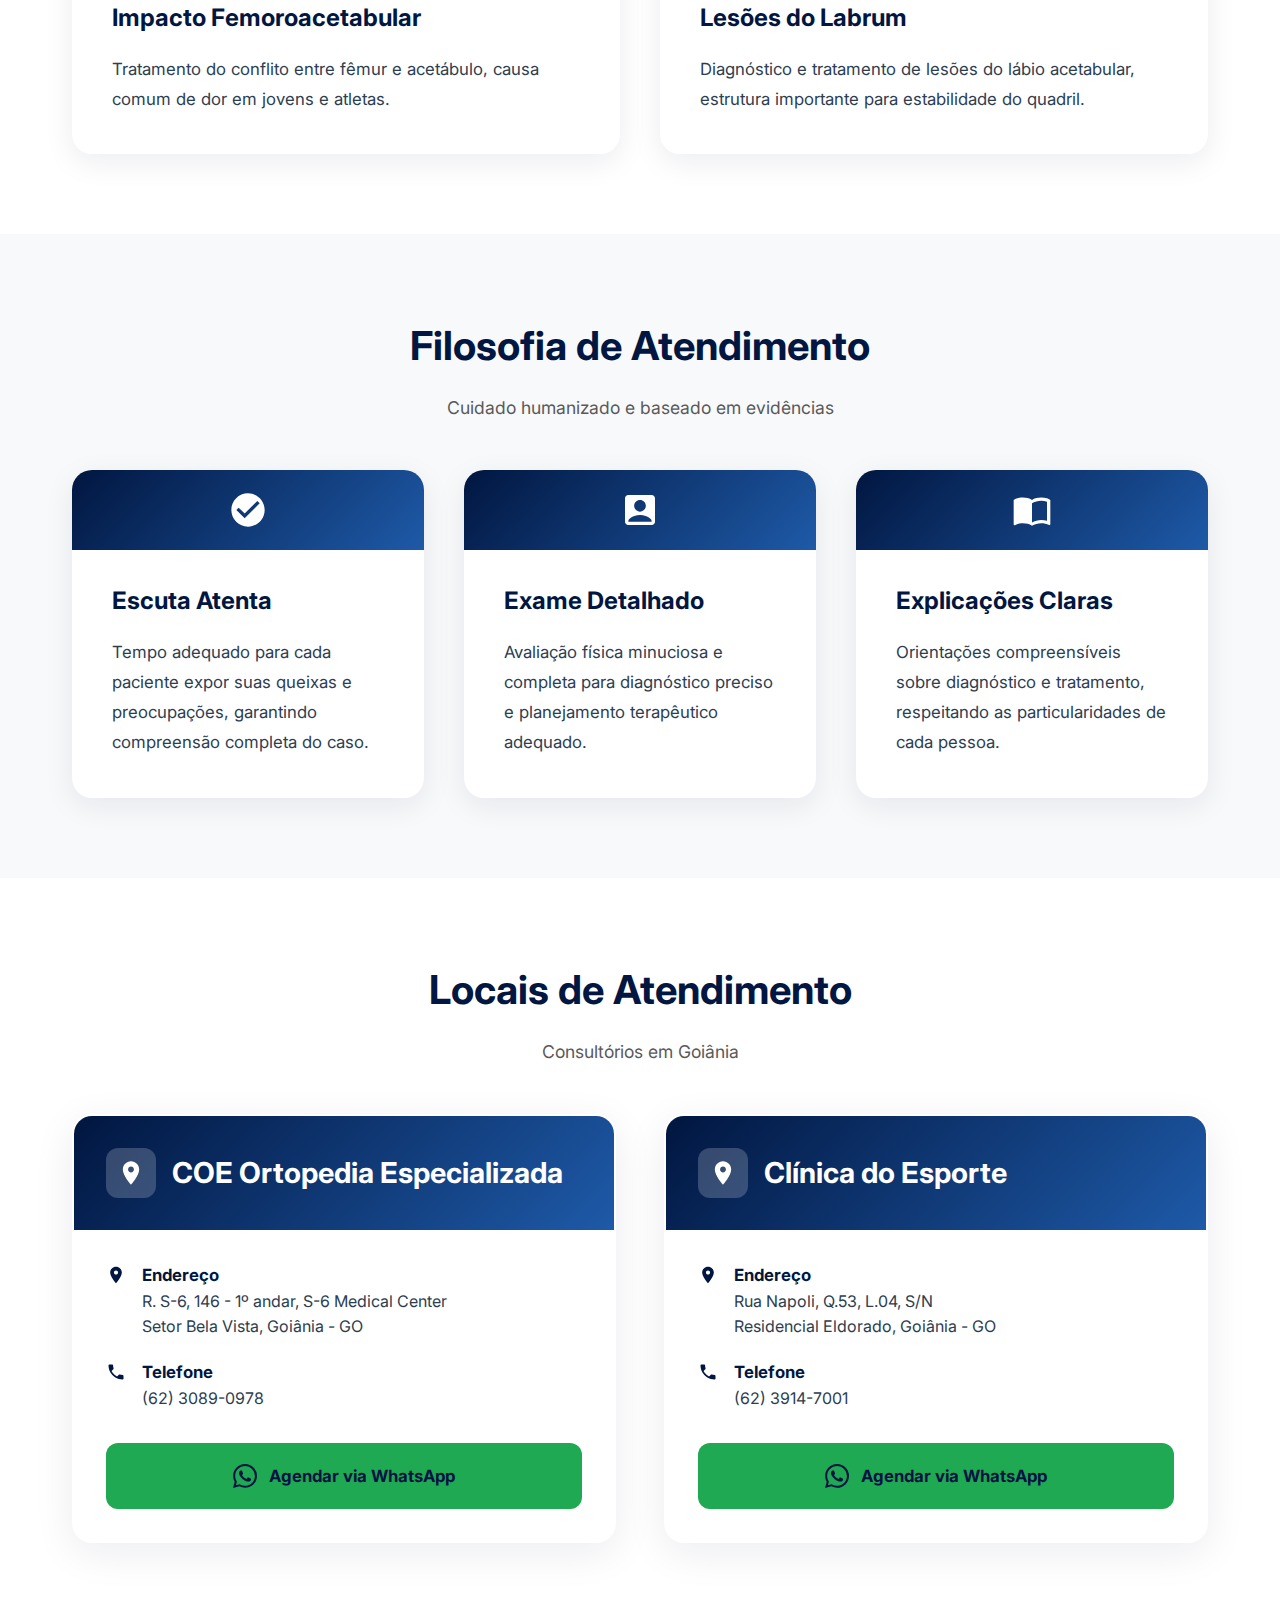
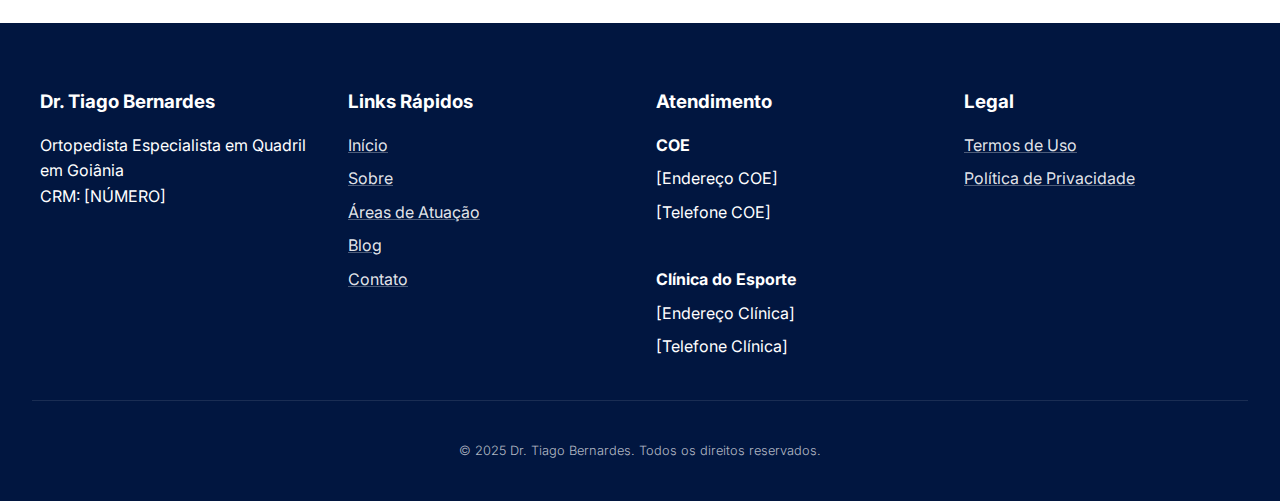
<file: sobre.html>
<!DOCTYPE html>
<html lang="pt-BR">

<head>
    <meta charset="UTF-8">
    <meta name="viewport" content="width=device-width, initial-scale=1.0">
    <meta name="description"
        content="Dr. Tiago Bernardes - CRM-GO 13.658. Ortopedista especialista em cirurgia do quadril em Goiânia. Formação pela ESCS/DF, residência HC/UFG e treinamento avançado HGG. Membro SBOT e SBQ.">
    <title>Dr. Tiago Bernardes - Ortopedista Quadril Goiânia | CRM-GO 13.658</title>
    <link rel="icon" type="image/webp" href="/imagens/favicon-drtiago.webp">
    <link rel="preconnect" href="https://fonts.googleapis.com">
    <link rel="preconnect" href="https://fonts.gstatic.com" crossorigin>
    <link href="https://fonts.googleapis.com/css2?family=Inter:wght@400;500;600;700;800&display=swap" rel="stylesheet">
    <link rel="stylesheet" href="/css/style.css">

    <!-- Dados Estruturados - Médico -->
    <script type="application/ld+json">
    {
      "@context": "https://schema.org",
      "@type": "Physician",
      "name": "Dr. Tiago Bernardes",
      "image": "https://drtiagobernardes.com.br/imagens/ortopedista-especialista-em-quadril-goiania.webp",
      "url": "https://drtiagobernardes.com.br/sobre.html",
      "jobTitle": "Ortopedista Especialista em Cirurgia do Quadril",
      "description": "Ortopedista especialista em cirurgia do quadril em Goiânia. Membro da SBOT e SBQ, com formação pela ESCS/DF e treinamento avançado em cirurgia do quadril.",
      "medicalSpecialty": "Orthopedic",
      "memberOf": [
        {
          "@type": "Organization",
          "name": "Sociedade Brasileira de Ortopedia e Traumatologia",
          "alternateName": "SBOT"
        },
        {
          "@type": "Organization",
          "name": "Sociedade Brasileira do Quadril",
          "alternateName": "SBQ"
        }
      ],
      "alumniOf": [
        {
          "@type": "EducationalOrganization",
          "name": "Escola Superior de Ciências da Saúde",
          "alternateName": "ESCS/DF"
        },
        {
          "@type": "EducationalOrganization",
          "name": "Hospital das Clínicas da Universidade Federal de Goiás",
          "alternateName": "HC/UFG"
        },
        {
          "@type": "EducationalOrganization",
          "name": "Hospital Geral de Goiânia",
          "alternateName": "HGG"
        }
      ],
      "address": {
        "@type": "PostalAddress",
        "streetAddress": "R. S-6, 146 - 1º andar, S-6 Medical Center",
        "addressLocality": "Goiânia",
        "addressRegion": "GO",
        "postalCode": "74223-050",
        "addressCountry": "BR"
      },
      "telephone": "+55-62-98660-0978",
      "worksFor": [
        {
          "@type": "MedicalOrganization",
          "name": "COE Ortopedia Especializada"
        },
        {
          "@type": "MedicalOrganization",
          "name": "Clínica do Esporte"
        },
        {
          "@type": "MedicalOrganization",
          "name": "Centro de Reabilitação e Readaptação Dr. Henrique Santillo",
          "alternateName": "CRER"
        }
      ]
    }
    </script>

    <!-- Dados Estruturados - Pessoa -->
    <script type="application/ld+json">
    {
      "@context": "https://schema.org",
      "@type": "Person",
      "name": "Tiago Bernardes",
      "honorificPrefix": "Dr.",
      "jobTitle": "Médico Ortopedista Especialista em Quadril",
      "url": "https://drtiagobernardes.com.br",
      "image": "https://drtiagobernardes.com.br/imagens/ortopedista-especialista-em-quadril-goiania.webp",
      "address": {
        "@type": "PostalAddress",
        "addressLocality": "Goiânia",
        "addressRegion": "GO",
        "addressCountry": "BR"
      },
      "sameAs": [
        "https://drtiagobernardes.com.br"
      ]
    }
    </script>
</head>

<body>
    <!-- Header -->
    <div id="header-placeholder"></div>

    <!-- Main Content -->
    <main>
        <!-- Hero Section -->
        <div class="hero">
            <div class="container">
                <div class="hero-grid">
                    <div class="hero-left">
                        <h1 class="hero-badge">SOBRE O MÉDICO</h1>
                        <h2 class="hero-title">Dr. Tiago Bernardes</h2>
                        <h3 class="hero-subtitle">Ortopedista Especialista em Quadril</h3>
                        <p class="hero-crm">CRM-GO: 13.658 / RQE: 8594</p>
                        <p class="hero-description">Dedicação, conhecimento técnico e compromisso com a excelência no
                            tratamento ortopédico do quadril em Goiânia.</p>
                        <div class="hero-buttons">
                            <a href="#contato" class="btn-primary">Agende sua Consulta</a>
                        </div>
                    </div>
                    <div class="hero-right">
                        <div class="hero-image-container">
                            <img src="/imagens/ortopedista-especialista-em-quadril-goiania.webp"
                                alt="Dr. Tiago Bernardes - Ortopedista Especialista em Quadril" width="600"
                                height="800">
                        </div>
                    </div>
                </div>
            </div>
        </div>

        <!-- Sobre o Médico -->
        <section class="section">
            <div class="container">
                <h2 class="section-title">Quem é o Dr. Tiago Bernardes</h2>
                <p class="section-subtitle">Dedicação e excelência no tratamento ortopédico do quadril</p>

                <div class="about-doctor-grid">
                    <div class="about-doctor-image">
                        <div class="image-background"></div>
                        <img src="/imagens/cirurgia-quadril-goiania.webp"
                            alt="Dr. Tiago Bernardes - Ortopedista Especialista em Quadril" width="600" height="901">
                    </div>
                    <div class="about-doctor-content">
                        <p>
                            Médico ortopedista com especialização em cirurgia do quadril, o Dr. Tiago Bernardes dedica
                            sua
                            carreira ao tratamento de patologias complexas da articulação coxofemoral. Com formação
                            sólida e
                            experiência em técnicas modernas, busca oferecer o melhor cuidado aos seus pacientes em
                            Goiânia.
                        </p>
                        <p>
                            Sua abordagem combina conhecimento científico atualizado, habilidade técnica refinada e
                            atenção
                            humanizada. Cada consulta é conduzida com tempo adequado para escuta, exame físico detalhado
                            e
                            explicações claras sobre diagnóstico e opções de tratamento.
                        </p>
                    </div>
                </div>
            </div>
        </section>

        <!-- Formação e Experiência -->
        <section class="section section-alt">
            <div class="container">
                <h2 class="section-title">Formação Acadêmica e Experiência</h2>
                <p class="section-subtitle">Trajetória de dedicação e aperfeiçoamento contínuo</p>

                <div class="credentials-grid">
                    <!-- Formação -->
                    <div class="credentials-section">
                        <div class="credentials-header">
                            <div class="credentials-icon">
                                <svg viewBox="0 0 24 24" fill="currentColor" width="32" height="32">
                                    <path
                                        d="M12 3L1 9l4 2.18v6L12 21l7-3.82v-6l2-1.09V17h2V9L12 3zm6.82 6L12 12.72 5.18 9 12 5.28 18.82 9zM17 15.99l-5 2.73-5-2.73v-3.72L12 15l5-2.73v3.72z" />
                                </svg>
                            </div>
                            <h3>Formação</h3>
                        </div>
                        <div class="credentials-list">
                            <div class="credential-item">
                                <div class="credential-year">2008</div>
                                <div class="credential-info">
                                    <strong>Medicina</strong>
                                    <p>Escola Superior de Ciências da Saúde (ESCS/DF)</p>
                                </div>
                            </div>
                            <div class="credential-item">
                                <div class="credential-year">2010</div>
                                <div class="credential-info">
                                    <strong>Residência em Ortopedia e Traumatologia (2010 a 2012)</strong>
                                    <p>Hospital das Clínicas da Universidade Federal de Goiás (HC/UFG)</p>
                                </div>
                            </div>
                            <div class="credential-item">
                                <div class="credential-year">2013</div>
                                <div class="credential-info">
                                    <strong>Treinamento Avançado em Cirurgia do Quadril (2013 a 2014)</strong>
                                    <p>Hospital Geral de Goiânia (HGG)</p>
                                </div>
                            </div>
                        </div>
                    </div>

                    <!-- Certificações -->
                    <div class="credentials-section">
                        <div class="credentials-header">
                            <div class="credentials-icon">
                                <svg viewBox="0 0 24 24" fill="currentColor" width="32" height="32">
                                    <path d="M9 16.2L4.8 12l-1.4 1.4L9 19 21 7l-1.4-1.4L9 16.2z" />
                                </svg>
                            </div>
                            <h3>Atuação Profissional</h3>
                        </div>
                        <div class="credentials-list">
                            <div class="credential-item-simple">
                                <div class="check-icon">✓</div>
                                <p>Membro da Sociedade Brasileira de Ortopedia e Traumatologia (SBOT)</p>
                            </div>
                            <div class="credential-item-simple">
                                <div class="check-icon">✓</div>
                                <p>Membro da Sociedade Brasileira do Quadril (SBQ)</p>
                            </div>
                            <div class="credential-item-simple">
                                <div class="check-icon">✓</div>
                                <p>Membro e preceptor da equipe de Cirurgia do Quadril do Centro de Reabilitação e
                                    Readaptação Dr. Henrique Santillo (CRER)</p>
                            </div>
                            <div class="credential-item-simple">
                                <div class="check-icon">✓</div>
                                <p>Preceptor da Residência de Ortopedia e Traumatologia do Hospital Estadual de Urgência
                                    da Região Noroeste de Goiânia Governador Otavio Lage de Siqueira (HUGOL)</p>
                            </div>
                            <div class="credential-item-simple">
                                <div class="check-icon">✓</div>
                                <p>Membro do staff de Cirurgia de Quadril do Centro de Ortopedia Especializada (COE)</p>
                            </div>
                            <div class="credential-item-simple">
                                <div class="check-icon">✓</div>
                                <p><strong>CRM-GO:</strong> 13.658 | <strong>RQE:</strong> 8594</p>
                            </div>
                        </div>
                    </div>
                </div>
            </div>
        </section>

        <!-- Áreas de Expertise -->
        <section class="section">
            <div class="container">
                <h2 class="section-title">Áreas de Expertise</h2>
                <p class="section-subtitle">Especialização focada em patologias do quadril</p>

                <div class="cards-grid">
                    <div class="card">
                        <div class="card-icon">
                            <svg viewBox="0 0 24 24" fill="currentColor">
                                <path
                                    d="M19 3H5c-1.1 0-2 .9-2 2v14c0 1.1.9 2 2 2h14c1.1 0 2-.9 2-2V5c0-1.1-.9-2-2-2zm-7 3c1.93 0 3.5 1.57 3.5 3.5S13.93 13 12 13s-3.5-1.57-3.5-3.5S10.07 6 12 6zm7 13H5v-.23c0-.62.28-1.2.76-1.58C7.47 15.82 9.64 15 12 15s4.53.82 6.24 2.19c.48.38.76.97.76 1.58V19z" />
                            </svg>
                        </div>
                        <div class="card-content">
                            <h3>Artrose do Quadril</h3>
                            <p>Diagnóstico e tratamento do desgaste articular, incluindo opções conservadoras e
                                cirúrgicas para restaurar qualidade de vida.</p>
                        </div>
                    </div>

                    <div class="card">
                        <div class="card-icon">
                            <svg viewBox="0 0 24 24" fill="currentColor">
                                <path
                                    d="M12 2C6.48 2 2 6.48 2 12s4.48 10 10 10 10-4.48 10-10S17.52 2 12 2zm-2 15l-5-5 1.41-1.41L10 14.17l7.59-7.59L19 8l-9 9z" />
                            </svg>
                        </div>
                        <div class="card-content">
                            <h3>Prótese de Quadril</h3>
                            <p>Cirurgia de artroplastia total e parcial do quadril com técnicas modernas e materiais de
                                última geração.</p>
                        </div>
                    </div>

                    <div class="card">
                        <div class="card-icon">
                            <svg viewBox="0 0 24 24" fill="currentColor">
                                <path
                                    d="M12 2l-5.5 9h11L12 2zm0 3.84L13.93 9h-3.87L12 5.84zM17.5 13c-2.49 0-4.5 2.01-4.5 4.5s2.01 4.5 4.5 4.5 4.5-2.01 4.5-4.5-2.01-4.5-4.5-4.5zm0 7c-1.38 0-2.5-1.12-2.5-2.5s1.12-2.5 2.5-2.5 2.5 1.12 2.5 2.5-1.12 2.5-2.5 2.5zM3 21.5h8v-8H3v8zm2-6h4v4H5v-4z" />
                            </svg>
                        </div>
                        <div class="card-content">
                            <h3>Impacto Femoroacetabular</h3>
                            <p>Tratamento do conflito entre fêmur e acetábulo, causa comum de dor em jovens e atletas.
                            </p>
                        </div>
                    </div>

                    <div class="card">
                        <div class="card-icon">
                            <svg viewBox="0 0 24 24" fill="currentColor">
                                <path
                                    d="M20.57 14.86L22 13.43 20.57 12 17 15.57 8.43 7 12 3.43 10.57 2 9.14 3.43 7.71 2 5.57 4.14 4.14 2.71 2.71 4.14l1.43 1.43L2 7.71l1.43 1.43L2 10.57 3.43 12 7 8.43 15.57 17 12 20.57 13.43 22l1.43-1.43L16.29 22l2.14-2.14 1.43 1.43 1.43-1.43-1.43-1.43L22 16.29z" />
                            </svg>
                        </div>
                        <div class="card-content">
                            <h3>Lesões do Labrum</h3>
                            <p>Diagnóstico e tratamento de lesões do lábio acetabular, estrutura importante para
                                estabilidade do quadril.</p>
                        </div>
                    </div>
                </div>
            </div>
        </section>

        <!-- Filosofia de Atendimento -->
        <section class="section section-alt">
            <div class="container">
                <h2 class="section-title">Filosofia de Atendimento</h2>
                <p class="section-subtitle">Cuidado humanizado e baseado em evidências</p>

                <div class="cards-grid filosofia-grid">
                    <div class="card">
                        <div class="card-icon">
                            <svg viewBox="0 0 24 24" fill="currentColor">
                                <path
                                    d="M12 2C6.48 2 2 6.48 2 12s4.48 10 10 10 10-4.48 10-10S17.52 2 12 2zm-2 15l-5-5 1.41-1.41L10 14.17l7.59-7.59L19 8l-9 9z" />
                            </svg>
                        </div>
                        <div class="card-content">
                            <h3>Escuta Atenta</h3>
                            <p>Tempo adequado para cada paciente expor suas queixas e preocupações, garantindo
                                compreensão completa do caso.</p>
                        </div>
                    </div>

                    <div class="card">
                        <div class="card-icon">
                            <svg viewBox="0 0 24 24" fill="currentColor">
                                <path
                                    d="M19 3H5c-1.1 0-2 .9-2 2v14c0 1.1.9 2 2 2h14c1.1 0 2-.9 2-2V5c0-1.1-.9-2-2-2zm-7 3c1.93 0 3.5 1.57 3.5 3.5S13.93 13 12 13s-3.5-1.57-3.5-3.5S10.07 6 12 6zm7 13H5v-.23c0-.62.28-1.2.76-1.58C7.47 15.82 9.64 15 12 15s4.53.82 6.24 2.19c.48.38.76.97.76 1.58V19z" />
                            </svg>
                        </div>
                        <div class="card-content">
                            <h3>Exame Detalhado</h3>
                            <p>Avaliação física minuciosa e completa para diagnóstico preciso e planejamento terapêutico
                                adequado.</p>
                        </div>
                    </div>

                    <div class="card">
                        <div class="card-icon">
                            <svg viewBox="0 0 24 24" fill="currentColor">
                                <path
                                    d="M21 5c-1.11-.35-2.33-.5-3.5-.5-1.95 0-4.05.4-5.5 1.5-1.45-1.1-3.55-1.5-5.5-1.5S2.45 4.9 1 6v14.65c0 .25.25.5.5.5.1 0 .15-.05.25-.05C3.1 20.45 5.05 20 6.5 20c1.95 0 4.05.4 5.5 1.5 1.35-.85 3.8-1.5 5.5-1.5 1.65 0 3.35.3 4.75 1.05.1.05.15.05.25.05.25 0 .5-.25.5-.5V6c-.6-.45-1.25-.75-2-1zm0 13.5c-1.1-.35-2.3-.5-3.5-.5-1.7 0-4.15.65-5.5 1.5V8c1.35-.85 3.8-1.5 5.5-1.5 1.2 0 2.4.15 3.5.5v11.5z" />
                            </svg>
                        </div>
                        <div class="card-content">
                            <h3>Explicações Claras</h3>
                            <p>Orientações compreensíveis sobre diagnóstico e tratamento, respeitando as
                                particularidades de cada pessoa.</p>
                        </div>
                    </div>
                </div>
            </div>
        </section>

        <!-- Locais de Atendimento -->
        <section class="section" id="contato">
            <div class="container">
                <h2 class="section-title">Locais de Atendimento</h2>
                <p class="section-subtitle">Consultórios em Goiânia</p>

                <div class="contact-grid">
                    <!-- COE -->
                    <div class="contact-card">
                        <div class="contact-header">
                            <div class="contact-icon">
                                <svg viewBox="0 0 24 24" fill="currentColor">
                                    <path
                                        d="M12 2C8.13 2 5 5.13 5 9c0 5.25 7 13 7 13s7-7.75 7-13c0-3.87-3.13-7-7-7zm0 9.5c-1.38 0-2.5-1.12-2.5-2.5s1.12-2.5 2.5-2.5 2.5 1.12 2.5 2.5-1.12 2.5-2.5 2.5z" />
                                </svg>
                            </div>
                            <h3>COE Ortopedia Especializada</h3>
                        </div>
                        <div class="contact-info">
                            <div class="info-item">
                                <svg viewBox="0 0 24 24" fill="currentColor">
                                    <path
                                        d="M12 2C8.13 2 5 5.13 5 9c0 5.25 7 13 7 13s7-7.75 7-13c0-3.87-3.13-7-7-7zm0 9.5c-1.38 0-2.5-1.12-2.5-2.5s1.12-2.5 2.5-2.5 2.5 1.12 2.5 2.5-1.12 2.5-2.5 2.5z" />
                                </svg>
                                <div>
                                    <strong>Endereço</strong>
                                    <span>R. S-6, 146 - 1º andar, S-6 Medical Center<br>Setor Bela Vista, Goiânia -
                                        GO</span>
                                </div>
                            </div>
                            <div class="info-item">
                                <svg viewBox="0 0 24 24" fill="currentColor">
                                    <path
                                        d="M6.62 10.79c1.44 2.83 3.76 5.14 6.59 6.59l2.2-2.2c.27-.27.67-.36 1.02-.24 1.12.37 2.33.57 3.57.57.55 0 1 .45 1 1V20c0 .55-.45 1-1 1-9.39 0-17-7.61-17-17 0-.55.45-1 1-1h3.5c.55 0 1 .45 1 1 0 1.25.2 2.45.57 3.57.11.35.03.74-.25 1.02l-2.2 2.2z" />
                                </svg>
                                <div>
                                    <strong>Telefone</strong>
                                    <span>(62) 3089-0978</span>
                                </div>
                            </div>
                        </div>
                        <a href="https://wa.me/5562986600978?text=Olá,%20gostaria%20de%20agendar%20uma%20consulta"
                            class="contact-btn" target="_blank">
                            <svg viewBox="0 0 24 24" fill="currentColor">
                                <path
                                    d="M17.472 14.382c-.297-.149-1.758-.867-2.03-.967-.273-.099-.471-.148-.67.15-.197.297-.767.966-.94 1.164-.173.199-.347.223-.644.075-.297-.15-1.255-.463-2.39-1.475-.883-.788-1.48-1.761-1.653-2.059-.173-.297-.018-.458.13-.606.134-.133.298-.347.446-.52.149-.174.198-.298.298-.497.099-.198.05-.371-.025-.52-.075-.149-.669-1.612-.916-2.207-.242-.579-.487-.5-.669-.51-.173-.008-.371-.01-.57-.01-.198 0-.52.074-.792.372-.272.297-1.04 1.016-1.04 2.479 0 1.462 1.065 2.875 1.213 3.074.149.198 2.096 3.2 5.077 4.487.709.306 1.262.489 1.694.625.712.227 1.36.195 1.871.118.571-.085 1.758-.719 2.006-1.413.248-.694.248-1.289.173-1.413-.074-.124-.272-.198-.57-.347m-5.421 7.403h-.004a9.87 9.87 0 01-5.031-1.378l-.361-.214-3.741.982.998-3.648-.235-.374a9.86 9.86 0 01-1.51-5.26c.001-5.45 4.436-9.884 9.888-9.884 2.64 0 5.122 1.03 6.988 2.898a9.825 9.825 0 012.893 6.994c-.003 5.45-4.437 9.884-9.885 9.884m8.413-18.297A11.815 11.815 0 0012.05 0C5.495 0 .16 5.335.157 11.892c0 2.096.547 4.142 1.588 5.945L.057 24l6.305-1.654a11.882 11.882 0 005.683 1.448h.005c6.554 0 11.89-5.335 11.893-11.893a11.821 11.821 0 00-3.48-8.413Z" />
                            </svg>
                            Agendar via WhatsApp
                        </a>
                    </div>

                    <!-- Clínica do Esporte -->
                    <div class="contact-card">
                        <div class="contact-header">
                            <div class="contact-icon">
                                <svg viewBox="0 0 24 24" fill="currentColor">
                                    <path
                                        d="M12 2C8.13 2 5 5.13 5 9c0 5.25 7 13 7 13s7-7.75 7-13c0-3.87-3.13-7-7-7zm0 9.5c-1.38 0-2.5-1.12-2.5-2.5s1.12-2.5 2.5-2.5 2.5 1.12 2.5 2.5-1.12 2.5-2.5 2.5z" />
                                </svg>
                            </div>
                            <h3>Clínica do Esporte</h3>
                        </div>
                        <div class="contact-info">
                            <div class="info-item">
                                <svg viewBox="0 0 24 24" fill="currentColor">
                                    <path
                                        d="M12 2C8.13 2 5 5.13 5 9c0 5.25 7 13 7 13s7-7.75 7-13c0-3.87-3.13-7-7-7zm0 9.5c-1.38 0-2.5-1.12-2.5-2.5s1.12-2.5 2.5-2.5 2.5 1.12 2.5 2.5-1.12 2.5-2.5 2.5z" />
                                </svg>
                                <div>
                                    <strong>Endereço</strong>
                                    <span>Rua Napoli, Q.53, L.04, S/N<br>Residencial Eldorado, Goiânia - GO</span>
                                </div>
                            </div>
                            <div class="info-item">
                                <svg viewBox="0 0 24 24" fill="currentColor">
                                    <path
                                        d="M6.62 10.79c1.44 2.83 3.76 5.14 6.59 6.59l2.2-2.2c.27-.27.67-.36 1.02-.24 1.12.37 2.33.57 3.57.57.55 0 1 .45 1 1V20c0 .55-.45 1-1 1-9.39 0-17-7.61-17-17 0-.55.45-1 1-1h3.5c.55 0 1 .45 1 1 0 1.25.2 2.45.57 3.57.11.35.03.74-.25 1.02l-2.2 2.2z" />
                                </svg>
                                <div>
                                    <strong>Telefone</strong>
                                    <span>(62) 3914-7001</span>
                                </div>
                            </div>
                        </div>
                        <a href="https://wa.me/5562986600978?text=Olá,%20gostaria%20de%20agendar%20uma%20consulta"
                            class="contact-btn" target="_blank">
                            <svg viewBox="0 0 24 24" fill="currentColor">
                                <path
                                    d="M17.472 14.382c-.297-.149-1.758-.867-2.03-.967-.273-.099-.471-.148-.67.15-.197.297-.767.966-.94 1.164-.173.199-.347.223-.644.075-.297-.15-1.255-.463-2.39-1.475-.883-.788-1.48-1.761-1.653-2.059-.173-.297-.018-.458.13-.606.134-.133.298-.347.446-.52.149-.174.198-.298.298-.497.099-.198.05-.371-.025-.52-.075-.149-.669-1.612-.916-2.207-.242-.579-.487-.5-.669-.51-.173-.008-.371-.01-.57-.01-.198 0-.52.074-.792.372-.272.297-1.04 1.016-1.04 2.479 0 1.462 1.065 2.875 1.213 3.074.149.198 2.096 3.2 5.077 4.487.709.306 1.262.489 1.694.625.712.227 1.36.195 1.871.118.571-.085 1.758-.719 2.006-1.413.248-.694.248-1.289.173-1.413-.074-.124-.272-.198-.57-.347m-5.421 7.403h-.004a9.87 9.87 0 01-5.031-1.378l-.361-.214-3.741.982.998-3.648-.235-.374a9.86 9.86 0 01-1.51-5.26c.001-5.45 4.436-9.884 9.888-9.884 2.64 0 5.122 1.03 6.988 2.898a9.825 9.825 0 012.893 6.994c-.003 5.45-4.437 9.884-9.885 9.884m8.413-18.297A11.815 11.815 0 0012.05 0C5.495 0 .16 5.335.157 11.892c0 2.096.547 4.142 1.588 5.945L.057 24l6.305-1.654a11.882 11.882 0 005.683 1.448h.005c6.554 0 11.89-5.335 11.893-11.893a11.821 11.821 0 00-3.48-8.413Z" />
                            </svg>
                            Agendar via WhatsApp
                        </a>
                    </div>
                </div>
            </div>
        </section>
    </main>

    <!-- Footer -->
    <div id="footer-placeholder"></div>

    <script src="/js/main.js"></script>
    <script>
        fetch('/components/header.html')
            .then(response => response.text())
            .then(data => document.getElementById('header-placeholder').innerHTML = data)
            .then(() => {
                const menuToggle = document.querySelector('.menu-toggle');
                const navMenu = document.querySelector('nav ul');
                if (menuToggle) {
                    menuToggle.addEventListener('click', function () {
                        navMenu.classList.toggle('active');
                    });
                }
            });

        fetch('/components/footer.html')
            .then(response => response.text())
            .then(data => document.getElementById('footer-placeholder').innerHTML = data);
    </script>
</body>

</html>
</file>
<file: css/style.css>
/* Reset */
* {
    margin: 0;
    padding: 0;
    box-sizing: border-box;
}

:root {
    --primary: #011640;
    --secondary: #0a2f6e;
    --accent: #1e5aa8;
    --gold: #d4af37;
    --text: #2c3e50;
    --text-light: #6c757d;
    --bg-light: #f8f9fa;
    --white: #ffffff;
}

html {
    scroll-behavior: smooth;
}

body {
    font-family: 'Inter', -apple-system, BlinkMacSystemFont, 'Segoe UI', sans-serif;
    line-height: 1.6;
    color: var(--text);
}

/* Container */
.container {
    max-width: 1200px;
    margin: 0 auto;
    padding: 0 2rem;
}

.container-narrow {
    max-width: 900px;
    margin: 0 auto;
    padding: 0 2rem;
}

/* Header */
header {
    background: var(--white);
    box-shadow: 0 2px 10px rgba(0,0,0,0.05);
    position: relative;
    z-index: 1000;
    transition: all 0.3s ease;
}

.header-container {
    max-width: 1200px;
    margin: 0 auto;
    padding: 1.5rem 2rem;
    display: flex;
    justify-content: space-between;
    align-items: center;
}

.logo img {
    height: 45px;
}

.whatsapp-btn {
    display: flex;
    align-items: center;
    gap: 0.5rem;
    background: #1ea952;
    color: #041243;
    padding: 0.6rem 1.2rem;
    border-radius: 50px;
    text-decoration: none;
    font-weight: 600;
    font-size: 0.75rem;
    letter-spacing: 1px;
    transition: all 0.3s ease;
    white-space: nowrap;
}

.whatsapp-btn:hover {
    background: #128C7E;
    transform: translateY(-2px);
}

/* Faixa WhatsApp - escondida no desktop */
.whatsapp-bar {
    display: none;
}

nav ul {
    display: flex;
    list-style: none;
    gap: 2.5rem;
}

nav a {
    text-decoration: none;
    color: var(--text);
    font-weight: 300;
    font-size: 0.85rem;
    text-transform: uppercase;
    letter-spacing: 1.5px;
    transition: color 0.3s;
}

nav a:hover {
    color: var(--primary);
}

.menu-toggle {
    display: none;
    background: none;
    border: none;
    font-size: 1.8rem;
    cursor: pointer;
}

/* Hero */
.hero {
    background: linear-gradient(135deg, var(--primary) 0%, var(--secondary) 100%);
    color: var(--white);
    padding: 4rem 0;
    position: relative;
    overflow: hidden;
}

.hero::before {
    content: '';
    position: absolute;
    top: -50%;
    right: -10%;
    width: 600px;
    height: 600px;
    background: radial-gradient(circle, rgba(212, 175, 55, 0.1) 0%, transparent 70%);
    border-radius: 50%;
}

.hero-grid {
    display: grid;
    grid-template-columns: 1fr 1fr;
    gap: 3rem;
    align-items: center;
}

.hero .container {
    padding: 0 1.5rem;
}

h1.hero-badge {
    display: inline-block;
    background: rgba(212, 175, 55, 0.2);
    color: var(--gold);
    padding: 0.5rem 1.2rem;
    border-radius: 50px;
    font-size: 0.85rem;
    font-weight: 600;
    letter-spacing: 1px;
    margin-bottom: 1.5rem;
    border: 1px solid rgba(212, 175, 55, 0.3);
}

h2.hero-title {
    font-size: 3.5rem;
    font-weight: 800;
    margin-bottom: 0.5rem;
    color: var(--gold);
    line-height: 1.1;
}

h3.hero-subtitle {
    font-size: 2rem;
    font-weight: 600;
    margin-bottom: 1rem;
    line-height: 1.2;
}

.hero-crm {
    font-size: 0.95rem;
    opacity: 0.9;
    margin-bottom: 1.5rem;
}

.hero-description {
    font-size: 1.1rem;
    line-height: 1.8;
    opacity: 0.95;
    margin-bottom: 2rem;
}

.hero-buttons {
    display: flex;
    gap: 1rem;
    flex-wrap: wrap;
}

.hero-image-container {
    position: relative;
}

.hero-image-container img {
    width: 100%;
    height: auto;
    object-fit: cover;
    border-radius: 20px;
    box-shadow: 0 20px 60px rgba(0,0,0,0.3);
}

.hero-badge-rating {
    position: absolute;
    bottom: 15px;
    left: 15px;
    background: var(--white);
    padding: 0.7rem 1rem;
    border-radius: 12px;
    box-shadow: 0 8px 20px rgba(0,0,0,0.2);
    text-align: center;
}

.rating-stars {
    color: var(--gold);
    font-size: 1.1rem;
    margin-bottom: 0.2rem;
}

.rating-text {
    color: var(--primary);
    font-weight: 700;
    font-size: 0.85rem;
}

/* Buttons */
.btn-primary {
    display: inline-block;
    background: var(--gold);
    color: var(--primary);
    padding: 1rem 2.5rem;
    border-radius: 50px;
    text-decoration: none;
    font-weight: 700;
    transition: all 0.3s;
    box-shadow: 0 4px 15px rgba(212, 175, 55, 0.3);
}

.btn-primary:hover {
    transform: translateY(-2px);
    box-shadow: 0 6px 20px rgba(212, 175, 55, 0.4);
}

.btn-secondary {
    display: inline-block;
    background: transparent;
    color: var(--white);
    padding: 1rem 2.5rem;
    border-radius: 50px;
    text-decoration: none;
    font-weight: 600;
    border: 2px solid var(--white);
    transition: all 0.3s;
}

.btn-secondary:hover {
    background: var(--white);
    color: var(--primary);
}

/* Sections */
.section {
    padding: 5rem 0;
}

.section-alt {
    background: var(--bg-light);
}

.section-title {
    font-size: 2.5rem;
    font-weight: 700;
    color: var(--primary);
    text-align: center;
    margin-bottom: 1rem;
}

.section-subtitle {
    text-align: center;
    font-size: 1.1rem;
    color: #5a5a5a;
    margin-bottom: 3rem;
}



.section-intro {
    text-align: center;
    max-width: 800px;
    margin: 0 auto 3rem;
    font-size: 1.05rem;
    line-height: 1.8;
}

/* Credentials Section */
.credentials-grid {
    display: grid;
    grid-template-columns: 1fr 1fr;
    gap: 3rem;
    margin-top: 3rem;
}

.credentials-section {
    background: var(--white);
    padding: 2.5rem;
    border-radius: 20px;
    box-shadow: 0 10px 40px rgba(1, 22, 64, 0.08);
    border-top: 4px solid var(--primary);
    transition: all 0.3s;
}

.credentials-section:hover {
    transform: translateY(-5px);
    box-shadow: 0 15px 50px rgba(1, 22, 64, 0.12);
}

.credentials-header {
    display: flex;
    align-items: center;
    gap: 1rem;
    margin-bottom: 2rem;
    padding-bottom: 1.5rem;
    border-bottom: 2px solid var(--bg-light);
}

.credentials-icon {
    width: 60px;
    height: 60px;
    background: linear-gradient(135deg, var(--primary), var(--accent));
    border-radius: 15px;
    display: flex;
    align-items: center;
    justify-content: center;
    color: var(--white);
    flex-shrink: 0;
}

.credentials-header h3 {
    font-size: 1.8rem;
    font-weight: 700;
    color: var(--primary);
    margin: 0;
}

.credentials-list {
    display: flex;
    flex-direction: column;
    gap: 1.5rem;
}

.credential-item {
    display: flex;
    gap: 1.5rem;
    align-items: flex-start;
}

.credential-year {
    background: var(--gold);
    color: var(--primary);
    padding: 0.5rem 1rem;
    border-radius: 8px;
    font-weight: 700;
    font-size: 0.9rem;
    white-space: nowrap;
    flex-shrink: 0;
}

.credential-info strong {
    display: block;
    color: var(--primary);
    font-size: 1.05rem;
    margin-bottom: 0.3rem;
}

.credential-info p {
    color: var(--text);
    line-height: 1.6;
    margin: 0;
}

.credential-item-simple {
    display: flex;
    gap: 1rem;
    align-items: flex-start;
}

.check-icon {
    width: 28px;
    height: 28px;
    background: var(--gold);
    color: var(--primary);
    border-radius: 50%;
    display: flex;
    align-items: center;
    justify-content: center;
    font-weight: 700;
    font-size: 1.1rem;
    flex-shrink: 0;
}

.credential-item-simple p {
    color: var(--text);
    line-height: 1.7;
    margin: 0;
    padding-top: 0.2rem;
}

/* Cards */
.cards-grid {
    display: grid;
    grid-template-columns: repeat(2, 1fr);
    gap: 2.5rem;
}

.card {
    background: var(--white);
    padding: 0;
    border-radius: 20px;
    box-shadow: 0 8px 30px rgba(1, 22, 64, 0.08);
    transition: all 0.4s cubic-bezier(0.4, 0, 0.2, 1);
    overflow: hidden;
    position: relative;
}

.card::before {
    content: '';
    position: absolute;
    top: 0;
    left: 0;
    right: 0;
    height: 5px;
    background: linear-gradient(90deg, var(--primary), var(--accent));
    transform: scaleX(0);
    transition: transform 0.4s ease;
}

.card:hover::before {
    transform: scaleX(1);
}

.card:hover {
    transform: translateY(-10px);
    box-shadow: 0 15px 50px rgba(1, 22, 64, 0.15);
}

.card-icon {
    width: 100%;
    height: 80px;
    background: linear-gradient(135deg, var(--primary), var(--accent));
    display: flex;
    align-items: center;
    justify-content: center;
    margin-bottom: 0;
}

.card-icon svg {
    width: 40px;
    height: 40px;
    color: var(--white);
}

.card-content {
    padding: 2rem 2.5rem 2.5rem;
}

.card h3 {
    color: var(--primary);
    font-size: 1.5rem;
    margin-bottom: 1rem;
    font-weight: 700;
}

.card p {
    line-height: 1.8;
    color: var(--text);
    font-size: 1.05rem;
}

/* Testimonials */
.testimonials-grid {
    display: grid;
    grid-template-columns: repeat(auto-fit, minmax(300px, 1fr));
    gap: 2rem;
    margin-bottom: 3rem;
}

.testimonial {
    background: var(--white);
    padding: 2rem;
    border-radius: 15px;
    box-shadow: 0 5px 20px rgba(0,0,0,0.08);
    border-left: 4px solid var(--gold);
}

.testimonial-header {
    display: flex;
    align-items: center;
    gap: 1rem;
    margin-bottom: 1rem;
}

.testimonial-avatar {
    width: 50px;
    height: 50px;
    border-radius: 50%;
    background: linear-gradient(135deg, var(--primary), var(--accent));
    color: var(--white);
    display: flex;
    align-items: center;
    justify-content: center;
    font-weight: 700;
    font-size: 1.3rem;
}

.testimonial h3 {
    color: var(--primary);
    margin-bottom: 0.2rem;
    font-size: 1.05rem;
    font-weight: 600;
}

.testimonial h4 {
    color: var(--primary);
    margin-bottom: 0.2rem;
    font-size: 1.05rem;
}

.testimonial-date {
    font-size: 0.85rem;
    color: var(--text-light);
    display: block;
    margin-top: 0.2rem;
}

.stars {
    color: var(--gold);
    font-size: 1rem;
}

.testimonial p {
    font-style: italic;
    line-height: 1.7;
}

.google-rating {
    text-align: center;
    background: linear-gradient(135deg, var(--primary), var(--secondary));
    color: var(--white);
    padding: 3rem;
    border-radius: 20px;
    box-shadow: 0 10px 40px rgba(0,0,0,0.15);
}

.testimonials-cta {
    text-align: center;
    margin: 3rem 0;
}

.google-rating h3 {
    font-size: 1.8rem;
    margin-bottom: 1rem;
}

.rating-large {
    font-size: 3rem;
    color: var(--gold);
    margin: 1rem 0;
}

.rating-note {
    font-size: 0.9rem;
    opacity: 0.8;
    margin-top: 1rem;
}

/* FAQ */
.faq-list {
    max-width: 100%;
}

.faq-item {
    background: var(--white);
    margin-bottom: 1rem;
    border-radius: 10px;
    box-shadow: 0 2px 10px rgba(0,0,0,0.05);
    overflow: hidden;
}

.faq-question {
    padding: 1.5rem 2rem;
    cursor: pointer;
    display: flex;
    justify-content: space-between;
    align-items: center;
    font-weight: 600;
    color: var(--primary);
    transition: background 0.3s;
}

.faq-question:hover {
    background: rgba(1, 22, 64, 0.02);
}

.faq-icon {
    font-size: 1.5rem;
    color: var(--accent);
    transition: transform 0.3s;
}

.faq-item.active .faq-icon {
    transform: rotate(45deg);
}

.faq-answer {
    max-height: 0;
    overflow: hidden;
    transition: all 0.3s;
    padding: 0 2rem;
}

.faq-answer.active {
    max-height: 500px;
    padding: 0 2rem 1.5rem;
}

.faq-answer p {
    line-height: 1.8;
}

/* Contact */
.contact-grid {
    display: grid;
    grid-template-columns: repeat(auto-fit, minmax(380px, 1fr));
    gap: 3rem;
    margin-top: 3rem;
}

.contact-card {
    background: var(--white);
    padding: 0;
    border-radius: 20px;
    box-shadow: 0 10px 40px rgba(1, 22, 64, 0.08);
    overflow: hidden;
    transition: all 0.4s ease;
    border: 2px solid transparent;
}

.contact-card:hover {
    transform: translateY(-8px);
    box-shadow: 0 15px 50px rgba(1, 22, 64, 0.15);
    border-color: var(--gold);
}

.contact-header {
    background: linear-gradient(135deg, var(--primary), var(--accent));
    padding: 2rem;
    display: flex;
    align-items: center;
    gap: 1rem;
}

.contact-icon {
    width: 50px;
    height: 50px;
    background: rgba(255, 255, 255, 0.2);
    border-radius: 12px;
    display: flex;
    align-items: center;
    justify-content: center;
    flex-shrink: 0;
}

.contact-icon svg {
    width: 28px;
    height: 28px;
    color: var(--white);
}

.contact-header h3 {
    color: var(--white);
    font-size: 1.8rem;
    margin: 0;
    font-weight: 700;
}

.contact-info {
    padding: 2rem;
    display: flex;
    flex-direction: column;
    gap: 1.2rem;
}

.info-item {
    display: flex;
    align-items: flex-start;
    gap: 1rem;
}

.info-item svg {
    width: 20px;
    height: 20px;
    color: var(--primary);
    flex-shrink: 0;
    margin-top: 0.2rem;
}

.info-item strong {
    color: var(--primary);
    font-size: 1.05rem;
    display: block;
}

.info-item span {
    color: var(--text);
    line-height: 1.6;
}

.contact-btn {
    display: flex;
    align-items: center;
    justify-content: center;
    gap: 0.8rem;
    background: #1ea952;
    color: #041243;
    padding: 1.2rem 2rem;
    text-decoration: none;
    font-weight: 700;
    font-size: 1.05rem;
    transition: all 0.3s ease;
    margin: 0 2rem 2rem;
    border-radius: 12px;
}

.contact-btn svg {
    width: 24px;
    height: 24px;
}

.contact-btn:hover {
    background: #128C7E;
    transform: translateY(-2px);
    box-shadow: 0 8px 20px rgba(37, 211, 102, 0.3);
}

/* Footer */
footer {
    background: var(--primary);
    color: var(--white);
    padding: 4rem 2rem 2rem;
}

.footer-container {
    max-width: 1200px;
    margin: 0 auto;
    display: grid;
    grid-template-columns: repeat(auto-fit, minmax(250px, 1fr));
    gap: 2rem;
    margin-bottom: 2rem;
}

.footer-section h3 {
    color: var(--white);
    margin-bottom: 1rem;
}

.footer-section ul {
    list-style: none;
}

.footer-section li {
    margin-bottom: 0.5rem;
}

.footer-section a {
    color: rgba(255,255,255,0.9);
    text-decoration: underline;
    text-decoration-color: rgba(255,255,255,0.3);
    transition: all 0.3s;
}

.footer-section a:hover {
    color: var(--gold);
    text-decoration-color: var(--gold);
}

.footer-bottom {
    text-align: center;
    padding-top: 2rem;
    border-top: 1px solid rgba(255,255,255,0.1);
    color: rgba(255,255,255,0.7);
    font-weight: 300;
}

.footer-bottom p {
    margin: 0.5rem 0;
    font-size: 0.8rem;
    font-weight: 300 !important;
}

.footer-credits {
    display: flex;
    justify-content: center;
    align-items: center;
    gap: 1rem;
    flex-wrap: wrap;
    font-size: 0.8rem;
}

.footer-credits span {
    opacity: 0.65;
    font-weight: 300 !important;
}

.footer-dev {
    margin-top: 0.8rem;
    font-size: 0.65rem;
    font-weight: 300;
    opacity: 0.4;
    color: rgba(255,255,255,0.5);
}

.footer-dev a {
    color: rgba(255,255,255,0.6);
    text-decoration: none;
    transition: all 0.3s;
    font-weight: 300;
}

.footer-dev a:hover {
    color: rgba(255,255,255,0.8);
    text-decoration: underline;
}

.social-links {
    display: flex;
    gap: 1rem;
    margin-top: 1rem;
}

.social-links a {
    width: 40px;
    height: 40px;
    background: rgba(255,255,255,0.1);
    border-radius: 50%;
    display: flex;
    align-items: center;
    justify-content: center;
    transition: all 0.3s;
}

.social-links a:hover {
    background: var(--gold);
    transform: translateY(-3px);
}



/* Steps Section */
.steps-grid {
    display: grid;
    grid-template-columns: 1fr auto 1fr auto 1fr;
    gap: 2rem;
    align-items: center;
    margin-top: 3rem;
}

.step-item {
    background: var(--white);
    padding: 2.5rem 2rem;
    border-radius: 20px;
    box-shadow: 0 8px 30px rgba(1, 22, 64, 0.08);
    text-align: center;
    transition: all 0.3s ease;
}

.step-item:hover {
    transform: translateY(-5px);
    box-shadow: 0 12px 40px rgba(1, 22, 64, 0.12);
}

.step-number {
    width: 60px;
    height: 60px;
    background: var(--gold);
    color: var(--primary);
    border-radius: 50%;
    display: flex;
    align-items: center;
    justify-content: center;
    font-size: 2rem;
    font-weight: 700;
    margin: 0 auto 1.5rem;
}

.step-item h3 {
    color: var(--primary);
    font-size: 1.3rem;
    margin-bottom: 0.8rem;
}

.step-item p {
    color: var(--text);
    line-height: 1.7;
    font-size: 0.95rem;
}

.step-arrow {
    font-size: 2rem;
    color: var(--gold);
    font-weight: 700;
}

/* Insurance Section */
.insurance-info {
    display: grid;
    grid-template-columns: repeat(auto-fit, minmax(350px, 1fr));
    gap: 2.5rem;
    margin-top: 3rem;
}

.insurance-card {
    background: var(--white);
    padding: 2.5rem;
    border-radius: 20px;
    box-shadow: 0 8px 30px rgba(1, 22, 64, 0.08);
    text-align: center;
    transition: all 0.3s ease;
}

.insurance-card:hover {
    transform: translateY(-5px);
    box-shadow: 0 12px 40px rgba(1, 22, 64, 0.12);
}

.insurance-icon {
    width: 70px;
    height: 70px;
    background: linear-gradient(135deg, var(--primary), var(--accent));
    border-radius: 15px;
    display: flex;
    align-items: center;
    justify-content: center;
    margin: 0 auto 1.5rem;
    color: var(--white);
}

.insurance-icon svg {
    width: 35px;
    height: 35px;
}

.insurance-card h3 {
    color: var(--primary);
    font-size: 1.5rem;
    margin-bottom: 1rem;
}

.insurance-card p {
    color: var(--text);
    line-height: 1.8;
}

.insurance-note {
    background: var(--light-bg);
    padding: 1.5rem 2rem;
    border-radius: 12px;
    margin-top: 2.5rem;
    border-left: 4px solid var(--gold);
}

.insurance-note p {
    color: var(--text);
    line-height: 1.7;
    margin: 0;
}

.insurance-note strong {
    color: var(--primary);
}

/* Responsive */
@media (max-width: 768px) {
    .menu-toggle {
        display: block;
    }
    
    nav ul {
        display: none;
        flex-direction: column;
        position: absolute;
        top: 100%;
        left: 0;
        right: 0;
        background: var(--white);
        padding: 1.5rem;
        box-shadow: 0 5px 20px rgba(0,0,0,0.1);
        gap: 1rem;
    }
    
    nav ul.active {
        display: flex;
    }
    
    .hero {
        padding: 3rem 0 2rem !important;
    }
    
    .hero .container {
        padding: 0 1rem !important;
    }
    
    .hero-grid {
        grid-template-columns: 1fr;
        gap: 2rem;
    }
    
    .hero-right {
        order: -1;
    }
    
    .hero-image-container {
        margin: 0;
    }
    
    .hero-image-container img {
        border-radius: 15px;
    }
    
    .hero-title {
        font-size: 2.5rem;
    }
    
    .hero-subtitle {
        font-size: 1.5rem;
    }
    
    .hero-badge-rating {
        bottom: 10px;
        left: 10px;
        padding: 0.5rem 0.8rem;
    }
    
    .rating-stars {
        font-size: 0.9rem;
    }
    
    .rating-text {
        font-size: 0.75rem;
    }
    
    .credentials-grid {
        grid-template-columns: 1fr;
    }
    
    .cards-grid {
        grid-template-columns: 1fr;
    }
    
    .cards-grid[style*="repeat(auto-fit"] {
        grid-template-columns: 1fr !important;
    }
    
    .testimonials-grid {
        grid-template-columns: 1fr;
    }
    
    .contact-grid {
        grid-template-columns: 1fr;
    }
    
    .contact-btn {
        font-size: 0.95rem;
        padding: 1rem 1.5rem;
    }
    
    .footer-credits {
        flex-direction: column;
        gap: 0.3rem;
    }
    
    .footer-credits span:nth-child(2) {
        display: none;
    }
    
    .footer-bottom p {
        font-size: 0.7rem;
        font-weight: 300 !important;
        line-height: 1.4;
    }
    
    .footer-credits {
        font-size: 0.7rem;
    }
    
    .footer-credits span {
        font-weight: 300 !important;
    }
    
    .footer-dev {
        font-size: 0.6rem;
        opacity: 0.25;
        margin-top: 0.5rem;
    }
    
    .steps-grid {
        grid-template-columns: 1fr;
        gap: 1.5rem;
    }
    
    .step-arrow {
        display: none;
    }
    

    
    .insurance-info {
        grid-template-columns: 1fr;
    }
}

/* Header fixo apenas no mobile */
@media (max-width: 768px) {
    header {
        position: fixed !important;
        top: 0;
        left: 0;
        right: 0;
        width: 100%;
        background: rgba(255, 255, 255, 0.98) !important;
        backdrop-filter: blur(10px);
        box-shadow: 0 4px 20px rgba(0,0,0,0.1);
        z-index: 1000;
    }
    
    .header-container {
        padding: 0.8rem 1rem !important;
        display: flex !important;
        align-items: center !important;
        gap: 0.8rem;
    }
    
    /* Logo à esquerda */
    .logo {
        order: 1;
        flex-shrink: 0;
        display: flex;
        align-items: center;
    }
    
    .logo img {
        height: 28px;
    }
    
    /* Botão WhatsApp ao lado da logo */
    .whatsapp-btn {
        display: flex !important;
        order: 2;
        padding: 0.5rem 1rem;
        font-size: 0.7rem;
        gap: 0.4rem;
        flex-shrink: 0;
    }
    
    .whatsapp-btn svg {
        width: 16px;
        height: 16px;
    }
    
    /* Nav escondido por padrão */
    nav {
        order: 4;
    }
    
    /* Menu hambúrguer à direita */
    .menu-toggle {
        order: 3;
        margin-left: auto;
        display: flex !important;
        align-items: center;
        justify-content: center;
    }
    
    /* Esconde a faixa WhatsApp no mobile */
    .whatsapp-bar {
        display: none !important;
    }
    
    /* Hero começa logo após o header */
    .hero {
        margin-top: 55px;
    }
}

/* About Doctor Section */
.about-doctor-grid {
    display: grid;
    grid-template-columns: 400px 1fr;
    gap: 4rem;
    align-items: center;
    margin-top: 3rem;
}

.about-doctor-image {
    position: relative;
}

.image-background {
    position: absolute;
    top: -20px;
    left: -20px;
    width: 100%;
    height: 100%;
    background: linear-gradient(135deg, var(--primary), var(--accent));
    border-radius: 20px;
    opacity: 0.1;
    z-index: 0;
}

.about-doctor-image img {
    width: 100%;
    height: auto;
    border-radius: 20px;
    box-shadow: 0 20px 60px rgba(1, 22, 64, 0.15);
    position: relative;
    z-index: 1;
}

.about-doctor-content {
    background: linear-gradient(135deg, rgba(1, 22, 64, 0.03), rgba(30, 90, 168, 0.03));
    padding: 3rem;
    border-radius: 20px;
    border-left: 4px solid var(--gold);
}

.about-doctor-content p {
    font-size: 1.15rem;
    line-height: 1.9;
    color: var(--text);
    margin-bottom: 1.5rem;
}

.about-doctor-content p:last-child {
    margin-bottom: 0;
}

@media (max-width: 768px) {
    .about-doctor-grid {
        grid-template-columns: 1fr;
        gap: 2rem;
    }
    
    .about-doctor-content {
        padding: 2rem;
    }
    
    .about-doctor-content p {
        font-size: 1rem;
    }
}

/* Filosofia Grid - Responsivo */
.filosofia-grid {
    grid-template-columns: repeat(3, 1fr);
}

@media (max-width: 992px) {
    .filosofia-grid {
        grid-template-columns: repeat(2, 1fr);
    }
}

@media (max-width: 768px) {
    .filosofia-grid {
        grid-template-columns: 1fr;
    }
}

/* Hero Centered */
.hero-centered {
    position: relative;
    overflow: hidden;
}

.hero-content-centered {
    text-align: center;
    max-width: 800px;
    margin: 0 auto;
    position: relative;
    z-index: 2;
}

/* Hero Animation - Rede de Pontos Conectados */
.hero-animation {
    position: absolute;
    top: 0;
    left: 0;
    width: 100%;
    height: 100%;
    overflow: hidden;
    z-index: 1;
    background-image: 
        /* Linhas horizontais */
        linear-gradient(90deg, transparent 0%, rgba(212, 175, 55, 0.08) 15%, transparent 30%),
        linear-gradient(90deg, transparent 40%, rgba(212, 175, 55, 0.08) 55%, transparent 70%),
        /* Linhas diagonais */
        linear-gradient(135deg, transparent 0%, rgba(212, 175, 55, 0.06) 20%, transparent 40%),
        linear-gradient(45deg, transparent 30%, rgba(212, 175, 55, 0.06) 50%, transparent 70%),
        /* Pontos */
        radial-gradient(circle at 15% 25%, rgba(212, 175, 55, 0.15) 0%, transparent 3%),
        radial-gradient(circle at 35% 15%, rgba(212, 175, 55, 0.2) 0%, transparent 2%),
        radial-gradient(circle at 55% 30%, rgba(212, 175, 55, 0.15) 0%, transparent 3%),
        radial-gradient(circle at 75% 20%, rgba(212, 175, 55, 0.2) 0%, transparent 2%),
        radial-gradient(circle at 85% 35%, rgba(212, 175, 55, 0.15) 0%, transparent 3%),
        radial-gradient(circle at 20% 60%, rgba(212, 175, 55, 0.2) 0%, transparent 2%),
        radial-gradient(circle at 40% 70%, rgba(212, 175, 55, 0.15) 0%, transparent 3%),
        radial-gradient(circle at 60% 65%, rgba(212, 175, 55, 0.2) 0%, transparent 2%),
        radial-gradient(circle at 80% 75%, rgba(212, 175, 55, 0.15) 0%, transparent 3%),
        radial-gradient(circle at 25% 85%, rgba(212, 175, 55, 0.2) 0%, transparent 2%);
    background-size: 
        200% 2px, 200% 2px,
        200% 200%, 200% 200%,
        100% 100%, 100% 100%, 100% 100%, 100% 100%, 100% 100%,
        100% 100%, 100% 100%, 100% 100%, 100% 100%, 100% 100%;
    background-position: 
        0% 30%, 0% 70%,
        0% 0%, 0% 0%,
        0% 0%, 0% 0%, 0% 0%, 0% 0%, 0% 0%,
        0% 0%, 0% 0%, 0% 0%, 0% 0%, 0% 0%;
    animation: networkMove 20s infinite linear;
}

.hero-animation::before {
    content: '';
    position: absolute;
    width: 100%;
    height: 100%;
    background-image:
        /* Triângulos conectados */
        linear-gradient(to right, transparent 14%, rgba(212, 175, 55, 0.05) 15%, transparent 16%),
        linear-gradient(to right, transparent 34%, rgba(212, 175, 55, 0.05) 35%, transparent 36%),
        linear-gradient(to right, transparent 54%, rgba(212, 175, 55, 0.05) 55%, transparent 56%),
        linear-gradient(to right, transparent 74%, rgba(212, 175, 55, 0.05) 75%, transparent 76%),
        /* Linhas verticais conectando */
        linear-gradient(to bottom, transparent 24%, rgba(212, 175, 55, 0.05) 25%, transparent 26%),
        linear-gradient(to bottom, transparent 59%, rgba(212, 175, 55, 0.05) 60%, transparent 61%);
    background-size: 100% 100%;
    animation: networkPulse 8s infinite ease-in-out;
}

.hero-animation::after {
    content: '';
    position: absolute;
    width: 100%;
    height: 100%;
    background-image:
        /* Pontos maiores pulsantes */
        radial-gradient(circle at 15% 25%, rgba(212, 175, 55, 0.25) 0%, transparent 4%),
        radial-gradient(circle at 55% 30%, rgba(212, 175, 55, 0.25) 0%, transparent 4%),
        radial-gradient(circle at 85% 35%, rgba(212, 175, 55, 0.25) 0%, transparent 4%),
        radial-gradient(circle at 40% 70%, rgba(212, 175, 55, 0.25) 0%, transparent 4%),
        radial-gradient(circle at 80% 75%, rgba(212, 175, 55, 0.25) 0%, transparent 4%);
    animation: dotPulse 4s infinite ease-in-out;
}

@keyframes networkMove {
    0% {
        background-position: 
            0% 30%, 0% 70%,
            0% 0%, 0% 0%,
            0% 0%, 0% 0%, 0% 0%, 0% 0%, 0% 0%,
            0% 0%, 0% 0%, 0% 0%, 0% 0%, 0% 0%;
    }
    100% {
        background-position: 
            100% 30%, 100% 70%,
            100% 100%, 100% 100%,
            0% 0%, 0% 0%, 0% 0%, 0% 0%, 0% 0%,
            0% 0%, 0% 0%, 0% 0%, 0% 0%, 0% 0%;
    }
}

@keyframes networkPulse {
    0%, 100% {
        opacity: 0.3;
    }
    50% {
        opacity: 0.6;
    }
}

@keyframes dotPulse {
    0%, 100% {
        opacity: 0.4;
        transform: scale(1);
    }
    50% {
        opacity: 0.8;
        transform: scale(1.2);
    }
}

@media (max-width: 768px) {
    .hero-content-centered {
        padding: 0 1rem;
    }
    
    .hero-content-centered .hero-title {
        font-size: 2rem;
        line-height: 1.2;
    }
    
    .hero-content-centered .hero-description {
        font-size: 1rem;
    }
}

/* 3D Particles Background Animation - Otimizado */
.hero-dna {
    position: relative;
    overflow: hidden;
}

.dna-animation {
    position: absolute;
    top: 0;
    left: 0;
    width: 100%;
    height: 100%;
    overflow: hidden;
    z-index: 1;
    perspective: 1000px;
    will-change: transform;
    pointer-events: none;
}

.dna-animation::before,
.dna-animation::after {
    content: '';
    position: absolute;
    width: 100%;
    height: 100%;
    will-change: transform, opacity;
    backface-visibility: hidden;
}

/* Camada 1 - Partículas próximas (maiores) */
.dna-animation::before {
    background-image:
        radial-gradient(circle at 15% 20%, rgba(255, 255, 255, 0.6) 0%, transparent 12px),
        radial-gradient(circle at 35% 15%, rgba(255, 255, 255, 0.5) 0%, transparent 10px),
        radial-gradient(circle at 55% 25%, rgba(255, 255, 255, 0.7) 0%, transparent 14px),
        radial-gradient(circle at 75% 18%, rgba(255, 255, 255, 0.5) 0%, transparent 10px),
        radial-gradient(circle at 85% 30%, rgba(255, 255, 255, 0.6) 0%, transparent 12px),
        radial-gradient(circle at 25% 50%, rgba(255, 255, 255, 0.5) 0%, transparent 10px),
        radial-gradient(circle at 45% 55%, rgba(255, 255, 255, 0.7) 0%, transparent 14px),
        radial-gradient(circle at 65% 48%, rgba(255, 255, 255, 0.6) 0%, transparent 12px),
        radial-gradient(circle at 80% 60%, rgba(255, 255, 255, 0.5) 0%, transparent 10px),
        radial-gradient(circle at 20% 75%, rgba(255, 255, 255, 0.6) 0%, transparent 12px),
        radial-gradient(circle at 40% 80%, rgba(255, 255, 255, 0.5) 0%, transparent 10px),
        radial-gradient(circle at 60% 85%, rgba(255, 255, 255, 0.7) 0%, transparent 14px),
        radial-gradient(circle at 85% 78%, rgba(255, 255, 255, 0.6) 0%, transparent 12px);
    background-size: 100% 100%;
    animation: particles3D-near 25s infinite ease-in-out;
    transform-style: preserve-3d;
}

/* Camada 2 - Partículas distantes (menores) */
.dna-animation::after {
    background-image:
        radial-gradient(circle at 10% 10%, rgba(255, 255, 255, 0.3) 0%, transparent 6px),
        radial-gradient(circle at 28% 8%, rgba(255, 255, 255, 0.25) 0%, transparent 5px),
        radial-gradient(circle at 48% 12%, rgba(255, 255, 255, 0.3) 0%, transparent 6px),
        radial-gradient(circle at 68% 15%, rgba(255, 255, 255, 0.25) 0%, transparent 5px),
        radial-gradient(circle at 88% 10%, rgba(255, 255, 255, 0.3) 0%, transparent 6px),
        radial-gradient(circle at 18% 35%, rgba(255, 255, 255, 0.25) 0%, transparent 5px),
        radial-gradient(circle at 38% 40%, rgba(255, 255, 255, 0.3) 0%, transparent 6px),
        radial-gradient(circle at 58% 38%, rgba(255, 255, 255, 0.25) 0%, transparent 5px),
        radial-gradient(circle at 78% 42%, rgba(255, 255, 255, 0.3) 0%, transparent 6px),
        radial-gradient(circle at 12% 65%, rgba(255, 255, 255, 0.25) 0%, transparent 5px),
        radial-gradient(circle at 32% 68%, rgba(255, 255, 255, 0.3) 0%, transparent 6px),
        radial-gradient(circle at 52% 70%, rgba(255, 255, 255, 0.25) 0%, transparent 5px),
        radial-gradient(circle at 72% 65%, rgba(255, 255, 255, 0.3) 0%, transparent 6px),
        radial-gradient(circle at 90% 68%, rgba(255, 255, 255, 0.25) 0%, transparent 5px),
        radial-gradient(circle at 15% 90%, rgba(255, 255, 255, 0.3) 0%, transparent 6px),
        radial-gradient(circle at 50% 92%, rgba(255, 255, 255, 0.25) 0%, transparent 5px),
        radial-gradient(circle at 82% 88%, rgba(255, 255, 255, 0.3) 0%, transparent 6px);
    background-size: 100% 100%;
    animation: particles3D-far 35s infinite ease-in-out;
    transform-style: preserve-3d;
}

@keyframes particles3D-near {
    0%, 100% {
        transform: translate3d(0, 0, 0);
        opacity: 1;
    }
    25% {
        transform: translate3d(20px, -30px, 100px);
        opacity: 0.8;
    }
    50% {
        transform: translate3d(-15px, -50px, 50px);
        opacity: 0.9;
    }
    75% {
        transform: translate3d(25px, -20px, 80px);
        opacity: 0.7;
    }
}

@keyframes particles3D-far {
    0%, 100% {
        transform: translate3d(0, 0, -50px);
        opacity: 0.6;
    }
    33% {
        transform: translate3d(-30px, 40px, -100px);
        opacity: 0.4;
    }
    66% {
        transform: translate3d(20px, 60px, -80px);
        opacity: 0.5;
    }
}

/* Desabilitar animação em dispositivos com preferência de movimento reduzido */
@media (prefers-reduced-motion: reduce) {
    .dna-animation,
    .dna-animation::before,
    .dna-animation::after {
        animation: none !important;
    }
}

/* Pausar animação quando não está visível */
@media (max-width: 768px) {
    .dna-animation {
        animation-play-state: paused;
    }
}

.hero-dna .container {
    position: relative;
    z-index: 2;
}
</file>
